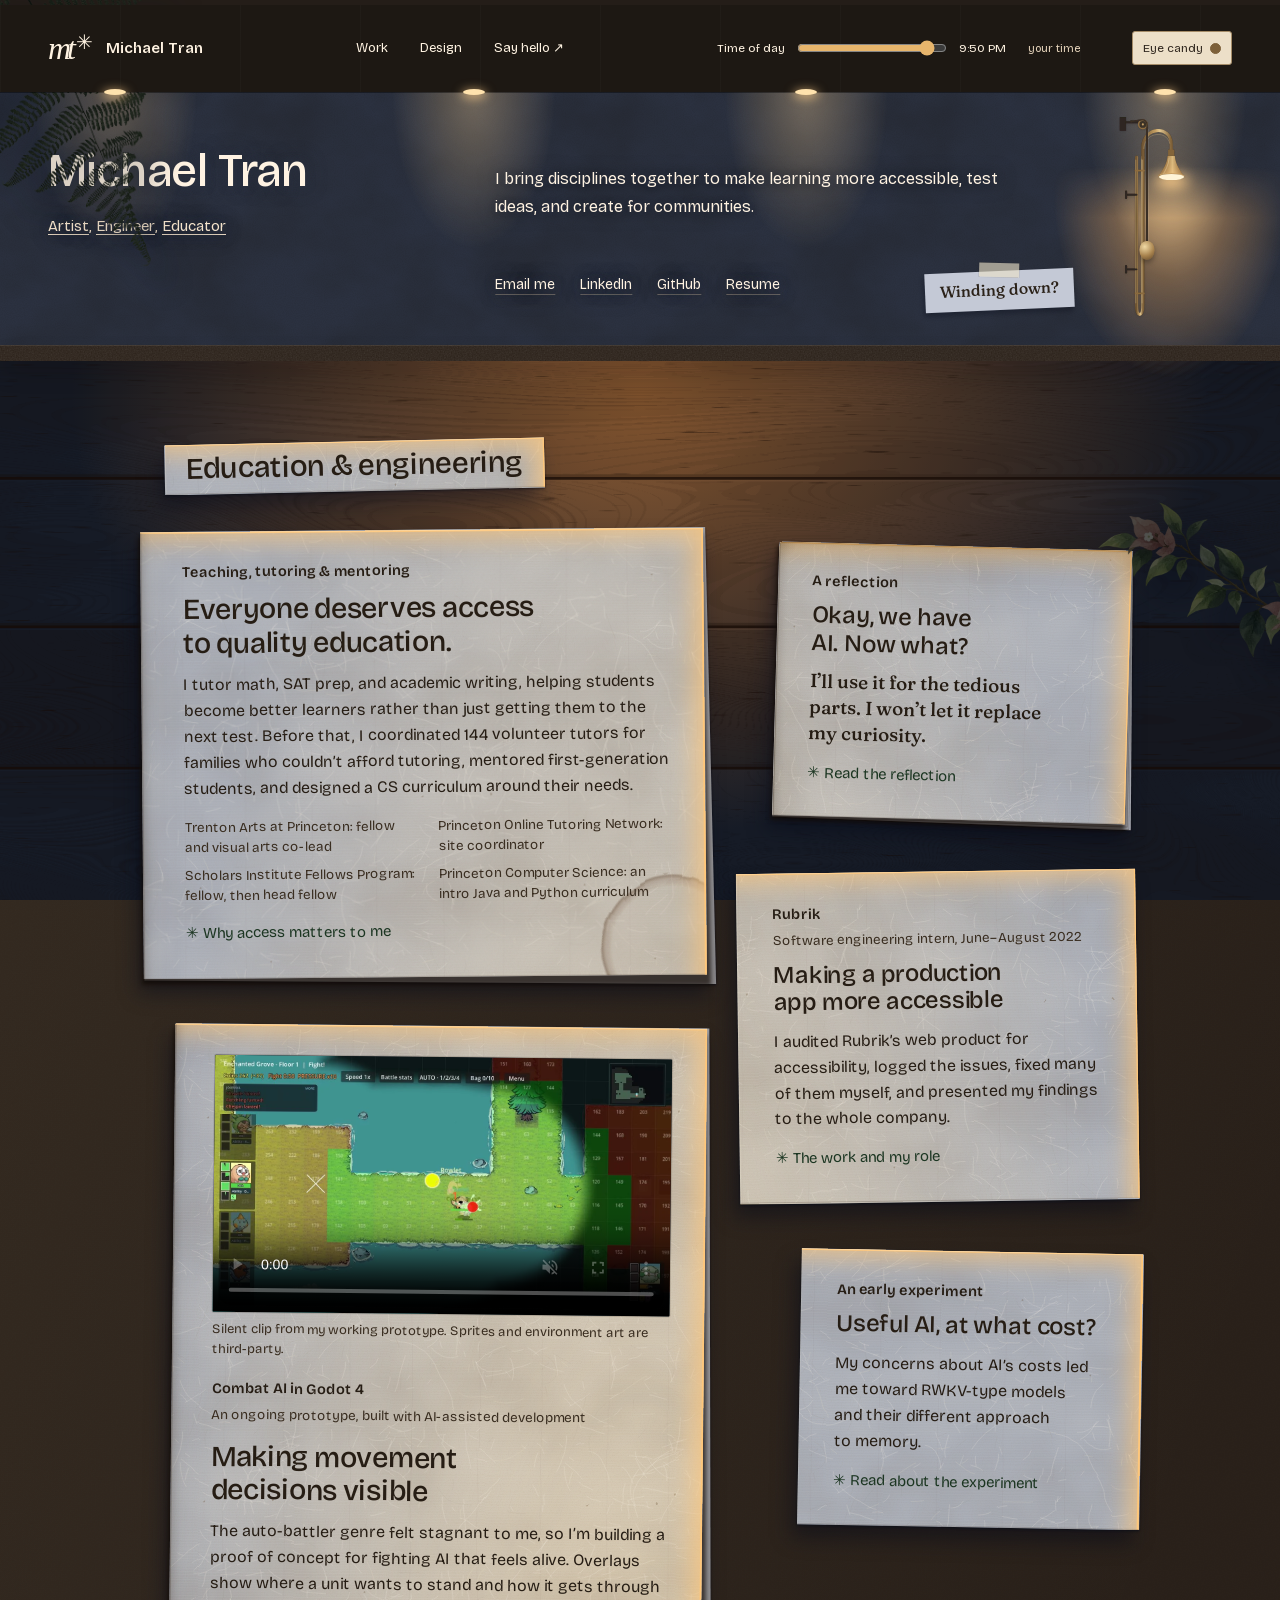
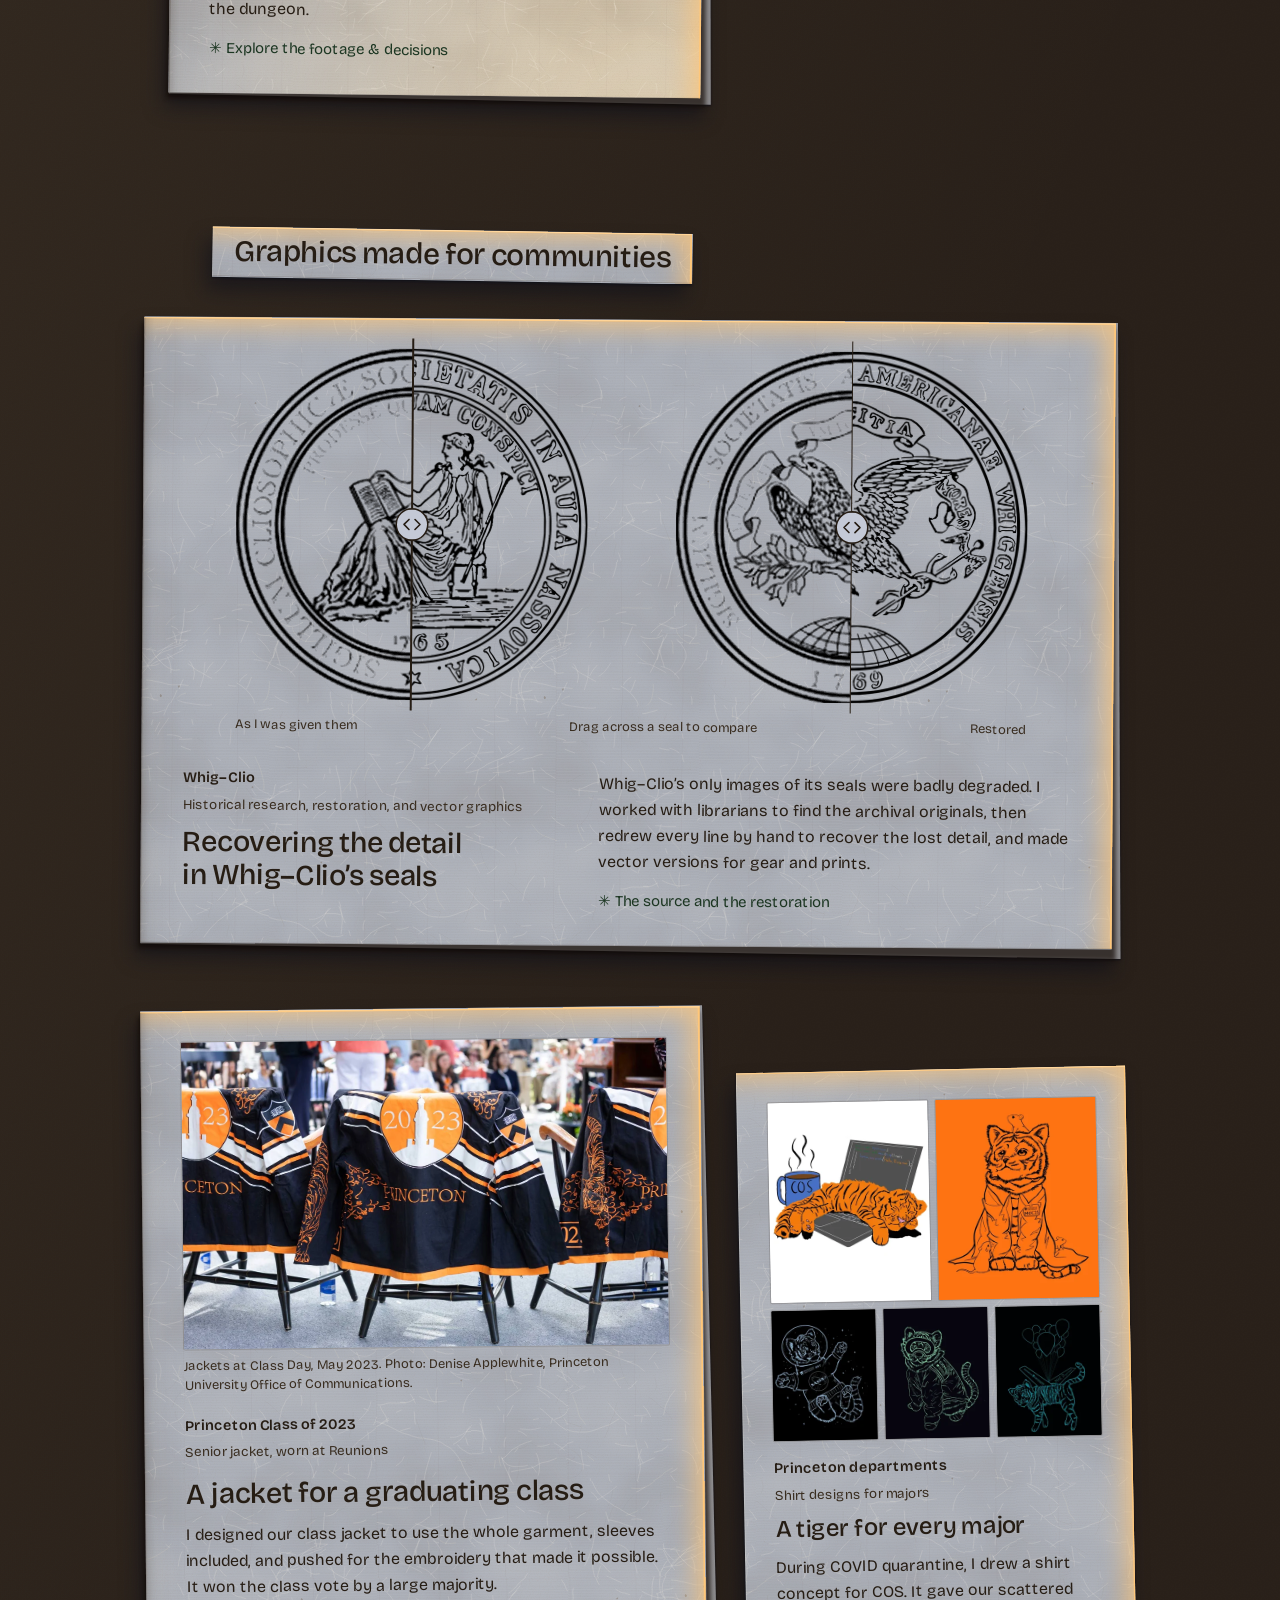
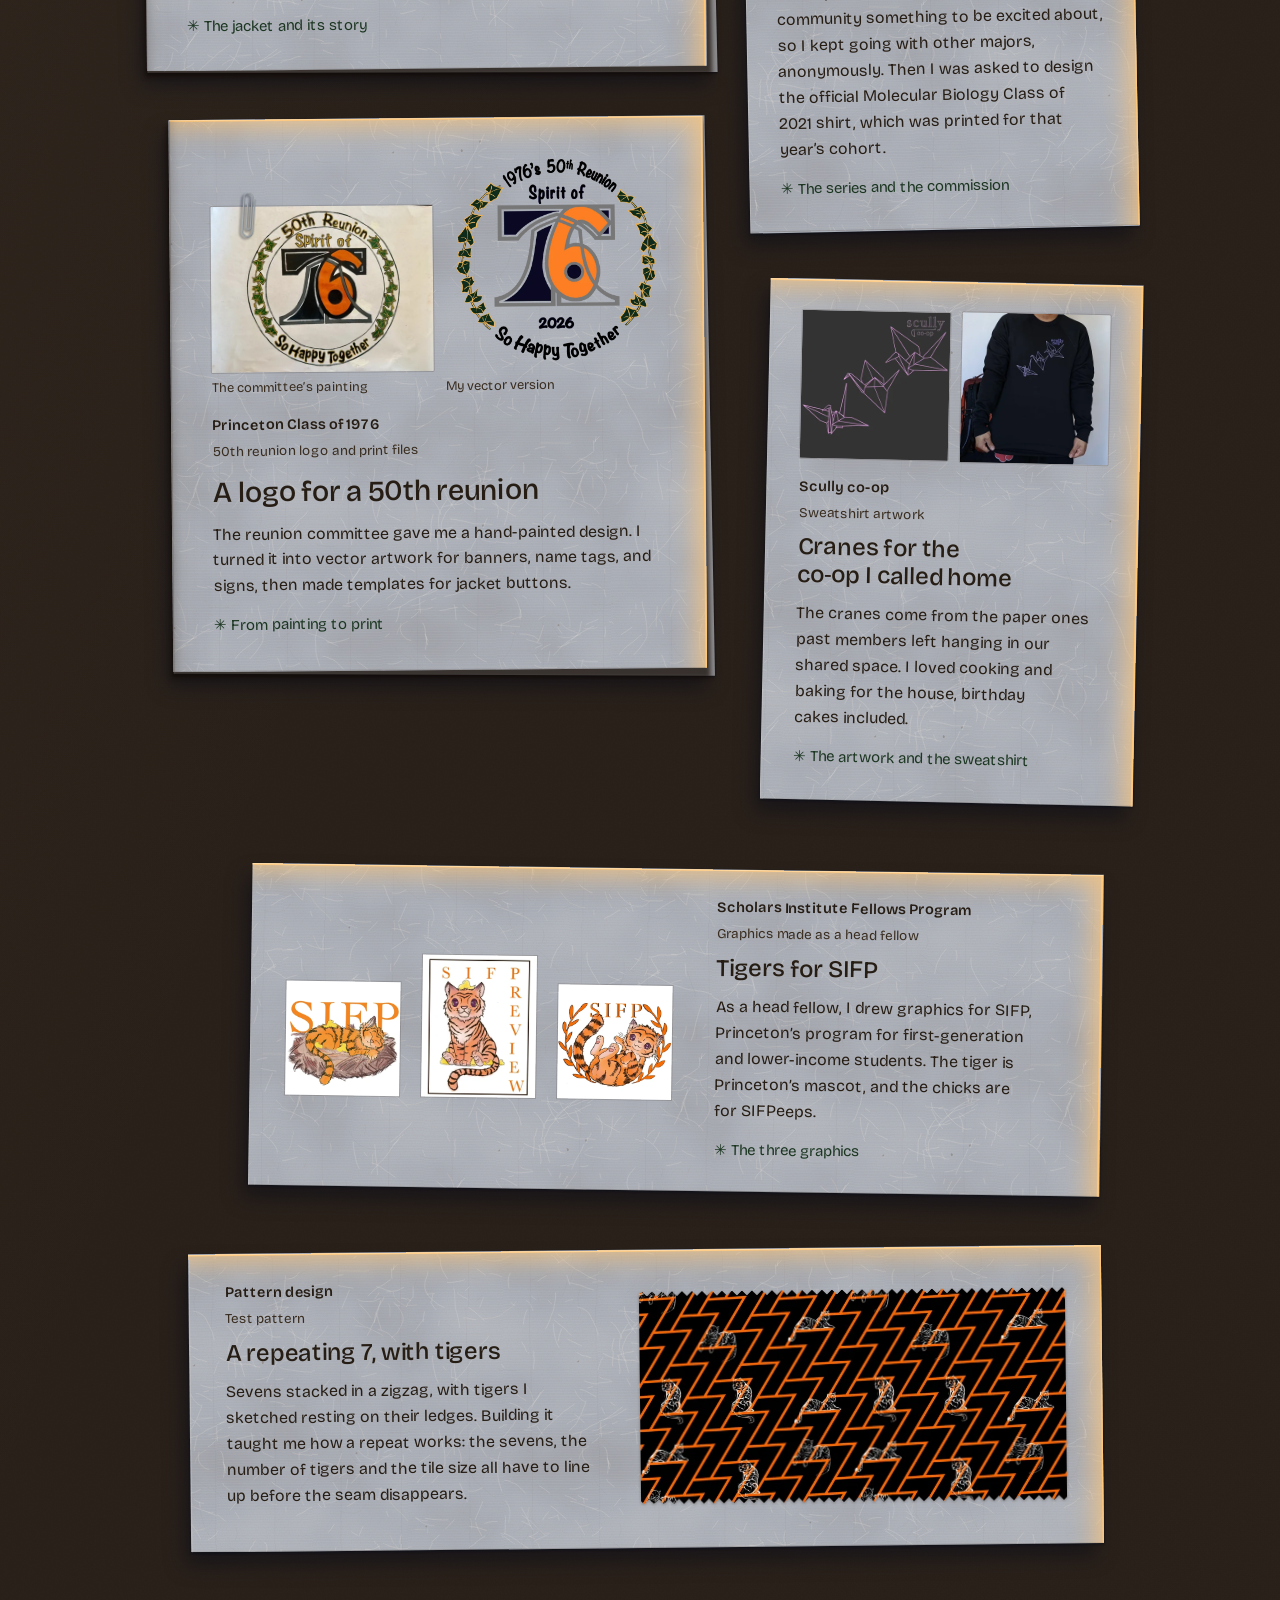
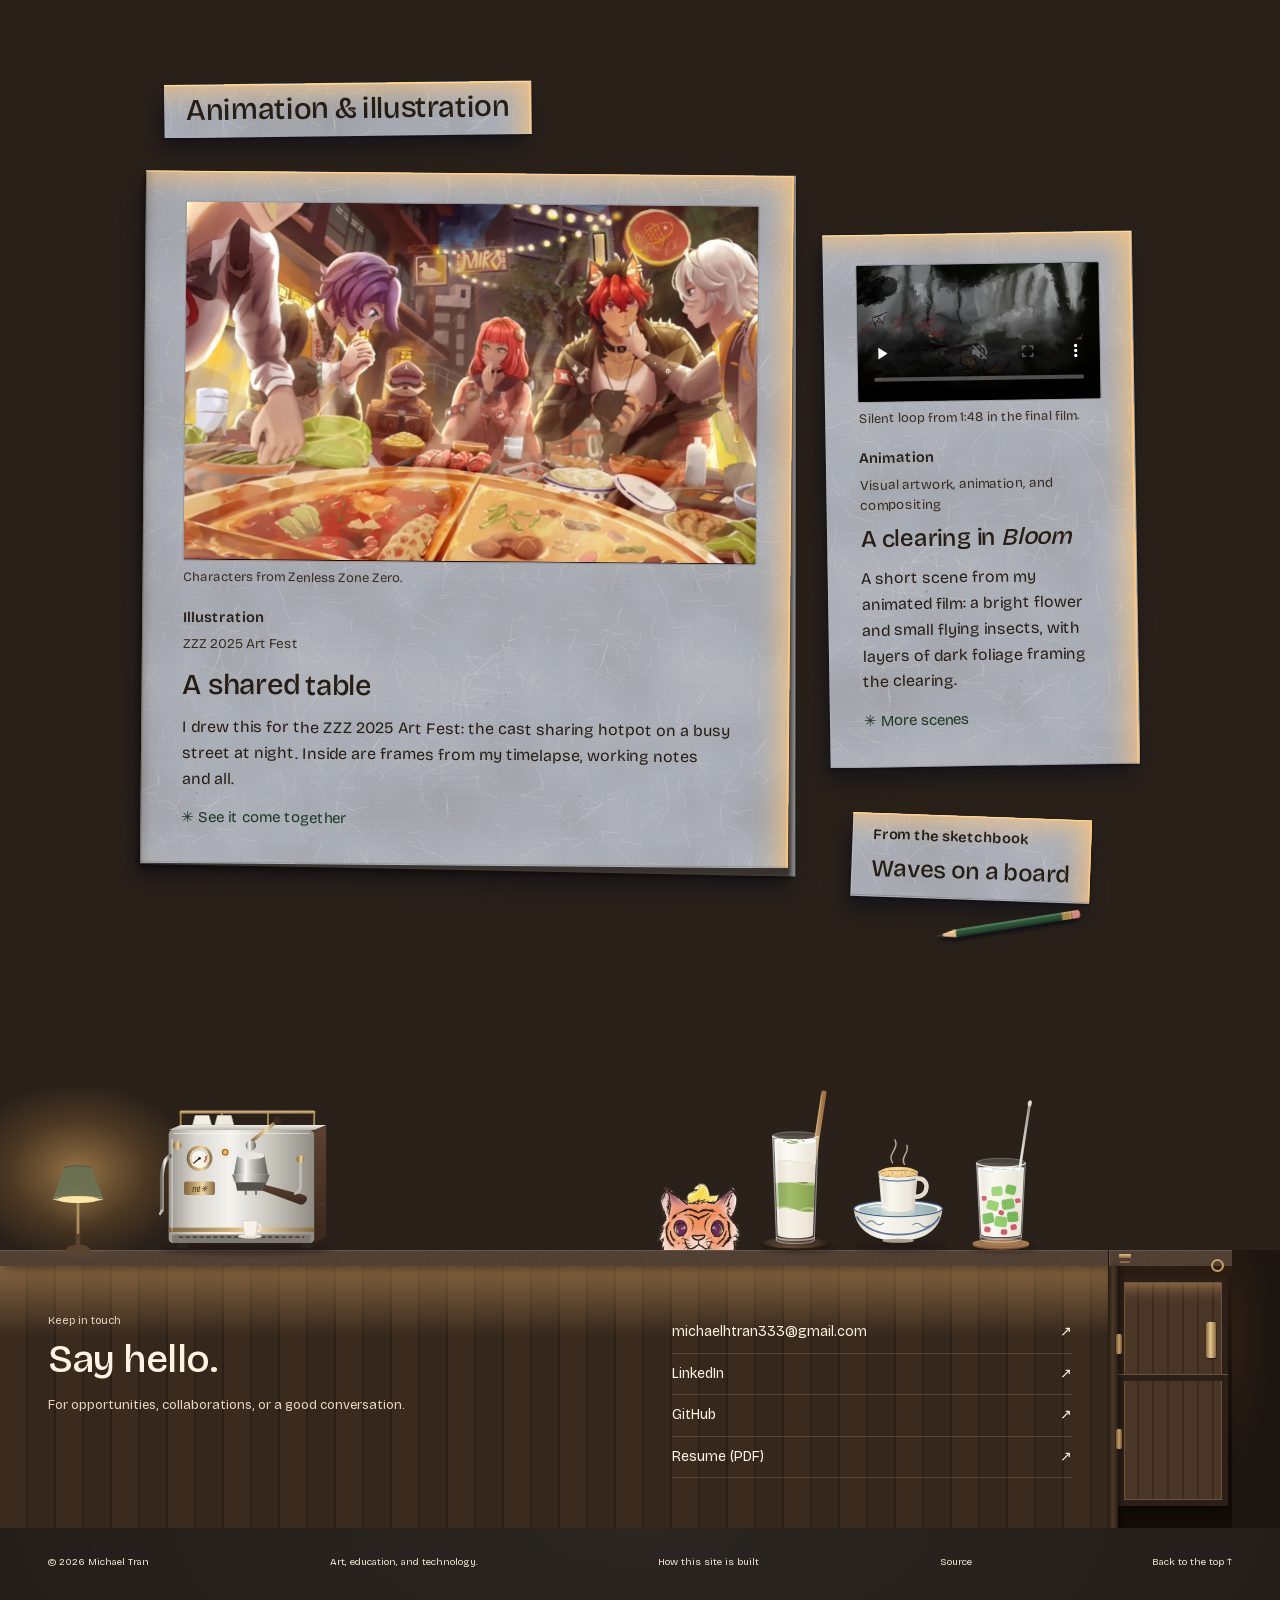
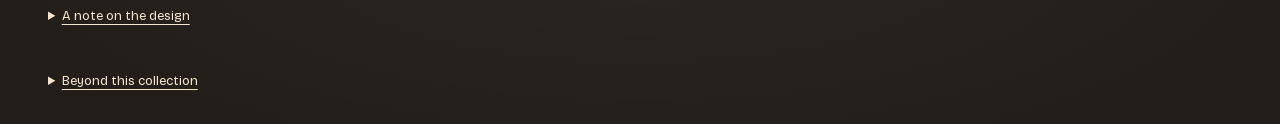
<file: index.html>
<!doctype html>
<html lang="en">
<head>
  <meta charset="utf-8">
  <meta name="viewport" content="width=device-width, initial-scale=1">
  <meta name="theme-color" content="#7a6248">
  <meta name="description" content="Michael Tran’s corner of the internet. Explore artwork, combat AI design, and work to make quality education more accessible.">
  <title>Michael Tran — art, education, and technology</title>
  <link rel="canonical" href="https://mhtran3.github.io/">
  <meta property="og:type" content="website">
  <meta property="og:site_name" content="Michael Tran">
  <meta property="og:title" content="Michael Tran — art, education, and technology">
  <meta property="og:description" content="Michael Tran’s corner of the internet. Explore artwork, combat AI design, and work to make quality education more accessible.">
  <meta property="og:url" content="https://mhtran3.github.io/">
  <meta property="og:image" content="https://mhtran3.github.io/assets/social-preview.jpg">
  <meta property="og:image:width" content="1200">
  <meta property="og:image:height" content="630">
  <meta property="og:image:alt" content="The homepage of Michael Tran’s site: the name on a café’s plaster wall, above papers laid out on a wooden table in dappled light.">
  <meta name="twitter:card" content="summary_large_image">
  <link rel="icon" href="assets/mark.svg" type="image/svg+xml">
  <link rel="preload" href="assets/fonts/bricolage-grotesque-latin.woff2" as="font" type="font/woff2" crossorigin>
  <script>document.documentElement.classList.add('js')</script>
  <link rel="stylesheet" href="home.css?v=946e9bce">
  <link rel="stylesheet" href="gallery.css?v=fd546465">
  <link rel="stylesheet" href="cafe.css?v=0e0ff78b">
  <script src="home.js?v=baed95e9" defer></script>
  <script src="lighting.js?v=18437461" defer></script>
  <script src="cafe.js?v=ed63f4f6" defer></script>
</head>
<body class="cafe-interior" data-light="day">
  <a class="skip-link" href="#main">Skip to content</a>
  <div class="cafe-table" aria-hidden="true">
    <div class="ct-sun"></div>
    <div class="ct-light"><span class="sky-room"><span class="fleck fleck-soft"></span><span class="fleck fleck-a"></span><span class="fleck fleck-b"></span><span class="fleck fleck-c"></span></span></div>
    <div class="ct-pool"></div>
    <div class="ct-grain"></div>
  </div>
  <div class="canopy" aria-hidden="true">
    <div class="bough bough-jacaranda"><img loading="lazy" src="assets/canopy-jacaranda.webp" alt="" width="527" height="642" decoding="async"></div>
    <div class="bough bough-bougainvillea"><img loading="lazy" src="assets/canopy-bougainvillea.webp" alt="" width="900" height="600" decoding="async"></div>
  </div>
  <div class="cafe-ceiling">
  <span class="downlight" style="--x: 9%"></span><span class="downlight" style="--x: 37%"></span><span class="downlight" style="--x: 63%"></span><span class="downlight" style="--x: 91%"></span>
  <header class="site-header wrap">
    <a class="identity" href="#"><span class="monogram" aria-hidden="true">mt<span>✳</span></span><span>Michael Tran</span></a>
    <button type="button" class="light-toggle" aria-expanded="false" aria-controls="lighting-panel" hidden><svg viewBox="0 0 16 16" aria-hidden="true" focusable="false"><circle cx="8" cy="8" r="6.25"/><path d="M8 4.6V8l2.3 1.5"/></svg><span class="visually-hidden">Time of day: </span><span class="light-toggle-time">12:00 PM</span></button>
    <nav aria-label="Main navigation"><a href="#work">Work</a><a href="#graphics">Design</a><a href="#contact">Say hello <span aria-hidden="true">↗</span></a></nav>
    <div class="lighting-control" id="lighting-panel" hidden><label for="cafe-time">Time of day</label><input type="range" id="cafe-time" min="0" max="1439" step="1" value="720" aria-describedby="cafe-time-label"><output id="cafe-time-label" for="cafe-time">12:00 PM</output><span class="time-slot"><span class="time-live">your time</span><button type="button" id="cafe-now">Back to now</button></span><button type="button" class="eye-candy" aria-pressed="true" hidden>Eye candy</button></div>
  </header>
  </div>

  <div class="portfolio-canvas">
  <main id="main" class="wrap">
    <section class="welcome" aria-labelledby="welcome-title">
      <span class="wall-light" aria-hidden="true"></span>
      <div><h1 id="welcome-title">Michael Tran</h1><p class="eyebrow role-links"><a href="#artist-work">Artist</a>, <a href="#engineer-work">Engineer</a>, <a href="#educator-work">Educator</a></p></div>
      <p class="welcome-copy">I bring disciplines together to make learning more accessible, test ideas, and create for communities.</p>
      <div class="wall-lamp">
        <div class="wall-lamp-light" aria-hidden="true"><span class="lamp-pool"></span><span class="lamp-shadow"><img src="assets/trombone-lamp.svg" alt="" width="160" height="400"></span><img class="lamp-body" src="assets/trombone-lamp.svg" alt="" width="160" height="400"><span class="lamp-mouth"></span></div>
        <div class="lamp-cord"><span class="cord-line" aria-hidden="true"></span><button type="button" class="cord-pull" aria-pressed="false"><span class="visually-hidden">Wall lamp</span></button></div>
      </div>
      <nav class="welcome-links" aria-label="Contact Michael"><a href="mailto:michaelhtran333@gmail.com">Email me</a><a href="https://www.linkedin.com/in/mhtranse/">LinkedIn</a><a href="https://github.com/mhtran3">GitHub</a><a href="Michael_Tran_Resume.pdf" type="application/pdf">Resume<span class="visually-hidden"> (PDF)</span></a></nav>
      <p class="wall-note" id="greeting"></p>
    </section>

    <div class="desk">
      <section class="desk-part" id="work" aria-labelledby="work-title">
        <div class="pp pp--label" style="--tilt: -1.2deg">
          <span class="pp-cast" aria-hidden="true"><span></span></span>
          <span class="pp-contact" aria-hidden="true"><span></span></span>
          <span class="pp-surface" aria-hidden="true"><span class="sky-pane"><span class="sky-room"><span class="fleck fleck-soft"></span><span class="fleck fleck-a"></span><span class="fleck fleck-b"></span><span class="fleck fleck-c"></span></span><span class="pool"></span></span><span class="pp-grain"></span><span class="pp-skin"></span></span>
          <div class="pp-content">
            <h2 class="desk-title" id="work-title">Education &amp; engineering</h2>
          </div>
        </div>
        <div class="desk-cols">
          <div class="desk-col desk-col--main">
            <article class="pp pp--folio" style="--tilt: -.5deg" id="educator-work" aria-labelledby="teaching-title">
              <span class="pp-cast" aria-hidden="true"><span></span></span>
              <span class="pp-contact" aria-hidden="true"><span></span></span>
              <span class="pp-back" aria-hidden="true"><span></span></span>
              <span class="pp-lift" aria-hidden="true"><span></span></span>
              <span class="pp-surface" aria-hidden="true"><span class="sky-pane"><span class="sky-room"><span class="fleck fleck-soft"></span><span class="fleck fleck-a"></span><span class="fleck fleck-b"></span><span class="fleck fleck-c"></span></span><span class="pool"></span></span><span class="pp-grain"><span class="pp-ring"></span></span><span class="pp-skin"></span></span>
              <div class="pp-content">
                <p class="kicker">Teaching, tutoring &amp; mentoring</p>
                <h3 id="teaching-title"><a class="pp-link" href="#teaching-story" data-story="teaching-story">Everyone deserves access to quality education.</a></h3>
                <p>I tutor math, SAT prep, and academic writing, helping students become better learners rather than just getting them to the next test. Before that, I coordinated 144 volunteer tutors for families who couldn’t afford tutoring, mentored first-generation students, and designed a CS curriculum around their needs.</p>
                <ul class="meta pp-roles">
                  <li>Trenton Arts at Princeton: fellow and visual arts co-lead</li>
                  <li>Princeton Online Tutoring Network: site coordinator</li>
                  <li>Scholars Institute Fellows Program: fellow, then head fellow</li>
                  <li>Princeton Computer Science: an intro Java and Python curriculum</li>
                </ul>
                <p class="pp-more" aria-hidden="true">✳ Why access matters to me</p>
              </div>
            </article>
            <article class="pp pp--folio" style="--tilt: .6deg" id="engineer-work" aria-labelledby="game-title">
              <span class="pp-cast" aria-hidden="true"><span></span></span>
              <span class="pp-contact" aria-hidden="true"><span></span></span>
              <span class="pp-back" aria-hidden="true"><span></span></span>
              <span class="pp-lift" aria-hidden="true"><span></span></span>
              <span class="pp-surface" aria-hidden="true"><span class="sky-pane"><span class="sky-room"><span class="fleck fleck-soft"></span><span class="fleck fleck-a"></span><span class="fleck fleck-b"></span><span class="fleck fleck-c"></span></span><span class="pool"></span></span><span class="pp-grain"></span><span class="pp-skin"></span></span>
              <div class="pp-content">
                <figure class="pp-media pp-live">
                  <video controls muted loop playsinline preload="none" data-autoplay="visible" width="960" height="540" poster="assets/dungeon-heatmap.webp" aria-label="Dungeon combat positioning heatmap demonstration"><source src="assets/media/dungeon-heatmap.mp4" type="video/mp4"><a href="assets/media/dungeon-heatmap.mp4">Open the heatmap video</a></video>
                  <figcaption>Silent clip from my working prototype. Sprites and environment art are third-party.</figcaption>
                </figure>
                <div class="pp-split">
                  <div>
                    <p class="kicker">Combat AI in Godot 4</p>
                    <p class="meta">An ongoing prototype, built with AI-assisted development</p>
                  </div>
                  <div>
                    <h3 id="game-title"><a class="pp-link" href="#game-story" data-story="game-story">Making movement decisions visible</a></h3>
                    <p>The auto-battler genre felt stagnant to me, so I’m building a proof of concept for fighting AI that feels alive. Overlays show where a unit wants to stand and how it gets through the dungeon.</p>
                    <p class="pp-more" aria-hidden="true">✳ Explore the footage &amp; decisions</p>
                  </div>
                </div>
              </div>
            </article>
          </div>
          <div class="desk-col desk-col--side">
            <article class="pp pp--note pp--quarter" style="--tilt: 1.5deg" aria-labelledby="perspective-title">
              <span class="pp-cast" aria-hidden="true"><span></span></span>
              <span class="pp-contact" aria-hidden="true"><span></span></span>
              <span class="pp-back pp-back--stack" aria-hidden="true"><span></span><span></span><span></span><span></span><span></span><span></span></span>
              <span class="pp-lift" aria-hidden="true"><span></span></span>
              <span class="pp-surface" aria-hidden="true"><span class="sky-pane"><span class="sky-room"><span class="fleck fleck-soft"></span><span class="fleck fleck-a"></span><span class="fleck fleck-b"></span><span class="fleck fleck-c"></span></span><span class="pool"></span></span><span class="pp-grain"></span><span class="pp-skin"></span></span>
              <div class="pp-content">
                <p class="kicker">A reflection</p>
                <h3 id="perspective-title"><a class="pp-link" href="#ai-story" data-story="ai-story">Okay, we have AI. Now&nbsp;what?</a></h3>
                <p class="pp-dek">I’ll use it for the tedious parts. I won’t let it replace my curiosity.</p>
                <p class="pp-more" aria-hidden="true">✳ Read the reflection</p>
              </div>
            </article>
            <article class="pp pp--card" style="--tilt: -.8deg" aria-labelledby="a11y-title">
              <span class="pp-cast" aria-hidden="true"><span></span></span>
              <span class="pp-contact" aria-hidden="true"><span></span></span>
              <span class="pp-surface" aria-hidden="true"><span class="sky-pane"><span class="sky-room"><span class="fleck fleck-soft"></span><span class="fleck fleck-a"></span><span class="fleck fleck-b"></span><span class="fleck fleck-c"></span></span><span class="pool"></span></span><span class="pp-grain"></span><span class="pp-skin"></span></span>
              <div class="pp-content">
                <p class="kicker">Rubrik</p>
                <p class="meta">Software engineering intern, June–August 2022</p>
                <h3 id="a11y-title"><a class="pp-link" href="#accessibility-story" data-story="accessibility-story">Making a production app more accessible</a></h3>
                <p>I audited Rubrik’s web product for accessibility, logged the issues, fixed many of them myself, and presented my findings to the whole company.</p>
                <p class="pp-more" aria-hidden="true">✳ The work and my role</p>
              </div>
            </article>
            <article class="pp pp--card pp--small" style="--tilt: 1deg" aria-labelledby="rwkv-title">
              <span class="pp-cast" aria-hidden="true"><span></span></span>
              <span class="pp-contact" aria-hidden="true"><span></span></span>
              <span class="pp-surface" aria-hidden="true"><span class="sky-pane"><span class="sky-room"><span class="fleck fleck-soft"></span><span class="fleck fleck-a"></span><span class="fleck fleck-b"></span><span class="fleck fleck-c"></span></span><span class="pool"></span></span><span class="pp-grain"></span><span class="pp-skin"></span></span>
              <div class="pp-content">
                <p class="kicker">An early experiment</p>
                <h3 id="rwkv-title"><a class="pp-link" href="#rwkv-story" data-story="rwkv-story">Useful AI, at what cost?</a></h3>
                <p>My concerns about AI’s costs led me toward RWKV-type models and their different approach to memory.</p>
                <p class="pp-more" aria-hidden="true">✳ Read about the experiment</p>
              </div>
            </article>
          </div>
        </div>
      </section>

      <section class="desk-part" id="graphics" aria-labelledby="graphics-title">
        <div class="pp pp--label" style="--tilt: .9deg">
          <span class="pp-cast" aria-hidden="true"><span></span></span>
          <span class="pp-contact" aria-hidden="true"><span></span></span>
          <span class="pp-surface" aria-hidden="true"><span class="sky-pane"><span class="sky-room"><span class="fleck fleck-soft"></span><span class="fleck fleck-a"></span><span class="fleck fleck-b"></span><span class="fleck fleck-c"></span></span><span class="pool"></span></span><span class="pp-grain"></span><span class="pp-skin"></span></span>
          <div class="pp-content">
            <h2 class="desk-title" id="graphics-title">Graphics made for communities</h2>
          </div>
        </div>
        <div class="desk-feature">
          <article class="pp pp--folio pp--feature" style="--tilt: .4deg" id="artist-work" aria-labelledby="seals-title">
            <span class="pp-cast" aria-hidden="true"><span></span></span>
            <span class="pp-contact" aria-hidden="true"><span></span></span>
            <span class="pp-back" aria-hidden="true"><span></span></span>
            <span class="pp-lift" aria-hidden="true"><span></span></span>
            <span class="pp-surface" aria-hidden="true"><span class="sky-pane"><span class="sky-room"><span class="fleck fleck-soft"></span><span class="fleck fleck-a"></span><span class="fleck fleck-b"></span><span class="fleck fleck-c"></span></span><span class="pool"></span></span><span class="pp-grain"></span><span class="pp-skin"></span></span>
            <div class="pp-content">
              <figure class="compare pp-media pp-live" style="--cut: 50%">
                <div class="compare-seals">
                  <div class="seal-cmp">
                    <img class="cmp-after" src="assets/clio-restored.webp" srcset="assets/clio-restored-720.webp 720w, assets/clio-restored.webp 1000w" sizes="auto, 100vw" alt="The restored Clio seal: a seated woman holding an open book, inside circular lettering." width="1000" height="1000" loading="lazy">
                    <img class="cmp-before" src="assets/seal-clio-before.webp" alt="The Clio seal as I was given it: soft, with the lettering and the figure's details blurred." width="480" height="480" loading="lazy">
                    <span class="cmp-line" aria-hidden="true"></span>
                  </div>
                  <div class="seal-cmp">
                    <img class="cmp-after" src="assets/whig-eagle-restored.webp" srcset="assets/whig-eagle-restored-720.webp 720w, assets/whig-eagle-restored.webp 999w" sizes="auto, 100vw" alt="The restored Whig seal: a bird with spread wings and ribbons, inside circular lettering." width="999" height="1000" loading="lazy">
                    <img class="cmp-before" src="assets/seal-whig-before.webp" alt="The Whig seal as I was given it: soft, with the ribbon lettering almost lost." width="480" height="480" loading="lazy">
                    <span class="cmp-line" aria-hidden="true"></span>
                  </div>
                </div>
                <input class="cmp-range" type="range" min="0" max="100" value="50" aria-label="Compare the seals as I was given them with my restorations">
                <figcaption><span>As I was given them</span><span class="cmp-hint">Drag across a seal to compare</span><span>Restored</span></figcaption>
              </figure>
              <div class="pp-words">
                <div>
                  <p class="kicker">Whig–Clio</p>
                  <p class="meta">Historical research, restoration, and vector graphics</p>
                  <h3 id="seals-title"><a class="pp-link" href="#seals-story" data-story="seals-story">Recovering the detail in Whig–Clio’s seals</a></h3>
                </div>
                <div>
                  <p>Whig–Clio’s only images of its seals were badly degraded. I worked with librarians to find the archival originals, then redrew every line by hand to recover the lost detail, and made vector versions for gear and prints.</p>
                  <p class="pp-more" aria-hidden="true">✳ The source and the restoration</p>
                </div>
              </div>
            </div>
          </article>
        </div>
        <div class="desk-cols">
          <div class="desk-col desk-col--main">
            <article class="pp pp--folio" style="--tilt: -.6deg" aria-labelledby="jacket-title">
              <span class="pp-cast" aria-hidden="true"><span></span></span>
              <span class="pp-contact" aria-hidden="true"><span></span></span>
              <span class="pp-back" aria-hidden="true"><span></span></span>
              <span class="pp-lift" aria-hidden="true"><span></span></span>
              <span class="pp-surface" aria-hidden="true"><span class="sky-pane"><span class="sky-room"><span class="fleck fleck-soft"></span><span class="fleck fleck-a"></span><span class="fleck fleck-b"></span><span class="fleck fleck-c"></span></span><span class="pool"></span></span><span class="pp-grain"></span><span class="pp-skin"></span></span>
              <div class="pp-content">
                <figure class="pp-media">
                  <img src="assets/jackets-class-day.webp" alt="Class of 2023 jackets draped over chairs at Class Day, showing orange tiger linework, ivy, diagonal stripes, and the back design." width="1200" height="759" loading="lazy">
                  <figcaption>Jackets at Class Day, May 2023. Photo: Denise Applewhite, Princeton University Office of Communications.</figcaption>
                </figure>
                <div class="pp-split">
                  <div>
                    <p class="kicker">Princeton Class of 2023</p>
                    <p class="meta">Senior jacket, worn at Reunions</p>
                  </div>
                  <div>
                    <h3 id="jacket-title"><a class="pp-link" href="#jacket-story" data-story="jacket-story">A jacket for a graduating class</a></h3>
                    <p>I designed our class jacket to use the whole garment, sleeves included, and pushed for the embroidery that made it possible. It won the class vote by a large majority.</p>
                    <p class="pp-more" aria-hidden="true">✳ The jacket and its story</p>
                  </div>
                </div>
              </div>
            </article>
            <article class="pp pp--folio" style="--tilt: -.5deg" aria-labelledby="reunion-title">
              <span class="pp-cast" aria-hidden="true"><span></span></span>
              <span class="pp-contact" aria-hidden="true"><span></span></span>
              <span class="pp-back" aria-hidden="true"><span></span></span>
              <span class="pp-lift" aria-hidden="true"><span></span></span>
              <span class="pp-surface" aria-hidden="true"><span class="sky-pane"><span class="sky-room"><span class="fleck fleck-soft"></span><span class="fleck fleck-a"></span><span class="fleck fleck-b"></span><span class="fleck fleck-c"></span></span><span class="pool"></span></span><span class="pp-grain"></span><span class="pp-skin"></span></span>
              <div class="pp-content">
                <div class="pp-pair pp-pair--captioned">
                  <figure><span class="pp-clip" aria-hidden="true"></span><img src="assets/reunion-painted.webp" srcset="assets/reunion-painted-480.webp 480w, assets/reunion-painted.webp 1100w" sizes="auto, 100vw" alt="The committee’s hand-painted logo: an interlocking 76 in black and orange, gold-outlined lettering, and green ivy." width="1100" height="825" loading="lazy"><figcaption>The committee’s painting</figcaption></figure>
                  <figure><img src="assets/reunion-logo.webp" alt="The vector logo: the interlocking 76 in navy and orange, ringed by ivy, with “1976’s 50th Reunion,” “Spirit of,” “2026,” and “So Happy Together.”" width="760" height="760" loading="lazy"><figcaption>My vector version</figcaption></figure>
                </div>
                <div class="pp-split">
                  <div>
                    <p class="kicker">Princeton Class of 1976</p>
                    <p class="meta">50th reunion logo and print files</p>
                  </div>
                  <div>
                    <h3 id="reunion-title"><a class="pp-link" href="#reunion-story" data-story="reunion-story">A logo for a 50th reunion</a></h3>
                    <p>The reunion committee gave me a hand-painted design. I turned it into vector artwork for banners, name tags, and signs, then made templates for jacket buttons.</p>
                    <p class="pp-more" aria-hidden="true">✳ From painting to print</p>
                  </div>
                </div>
              </div>
            </article>
          </div>
          <div class="desk-col desk-col--side desk-col--low">
            <article class="pp pp--card" style="--tilt: -1.1deg" aria-labelledby="apparel-title">
              <span class="pp-cast" aria-hidden="true"><span></span></span>
              <span class="pp-contact" aria-hidden="true"><span></span></span>
              <span class="pp-surface" aria-hidden="true"><span class="sky-pane"><span class="sky-room"><span class="fleck fleck-soft"></span><span class="fleck fleck-a"></span><span class="fleck fleck-b"></span><span class="fleck fleck-c"></span></span><span class="pool"></span></span><span class="pp-grain"></span><span class="pp-skin"></span></span>
              <div class="pp-content">
                <div class="pp-tigers">
                  <img src="assets/tiger-cos.webp" srcset="assets/tiger-cos-360.webp 360w, assets/tiger-cos.webp 720w" sizes="auto, 100vw" alt="COS: a tiger asleep across an open laptop, beside a steaming COS mug." width="720" height="720" loading="lazy">
                  <img src="assets/tiger-ast.webp" srcset="assets/tiger-ast-240.webp 240w, assets/tiger-ast.webp 576w" sizes="auto, 100vw" alt="AST: a tiger cub floating in a space suit with a NASSAU patch, drawn in pale blue line on black." width="576" height="720" loading="lazy">
                  <img src="assets/tiger-chm.webp" srcset="assets/tiger-chm-240.webp 240w, assets/tiger-chm.webp 576w" sizes="auto, 100vw" alt="CHM: a tiger cub in lab goggles and a lab coat, drawn in green line on black." width="576" height="720" loading="lazy">
                  <img src="assets/tiger-mae.webp" srcset="assets/tiger-mae-240.webp 240w, assets/tiger-mae.webp 576w" sizes="auto, 100vw" alt="MAE: a tiger lifted by a bunch of balloons, drawn in teal line on black." width="576" height="720" loading="lazy">
                  <img src="assets/mol-shirt.webp" srcset="assets/mol-shirt-360.webp 360w, assets/mol-shirt.webp 800w" sizes="auto, 100vw" alt="MOL: the printed design, a tiger in a lab coat marked MOL21 with mice beside it, drawn in black on orange." width="800" height="1000" loading="lazy">
                </div>
                <p class="kicker">Princeton departments</p>
                <p class="meta">Shirt designs for majors</p>
                <h3 id="apparel-title"><a class="pp-link" href="#apparel-story" data-story="apparel-story">A tiger for every major</a></h3>
                <p>During COVID quarantine, I drew a shirt concept for COS. It gave our scattered community something to be excited about, so I kept going with other majors, anonymously. Then I was asked to design the official Molecular Biology Class of 2021 shirt, which was printed for that year’s cohort.</p>
                <p class="pp-more" aria-hidden="true">✳ The series and the commission</p>
              </div>
            </article>
            <article class="pp pp--card" style="--tilt: 1.2deg" aria-labelledby="scully-title">
              <span class="pp-cast" aria-hidden="true"><span></span></span>
              <span class="pp-contact" aria-hidden="true"><span></span></span>
              <span class="pp-surface" aria-hidden="true"><span class="sky-pane"><span class="sky-room"><span class="fleck fleck-soft"></span><span class="fleck fleck-a"></span><span class="fleck fleck-b"></span><span class="fleck fleck-c"></span></span><span class="pool"></span></span><span class="pp-grain"></span><span class="pp-skin"></span></span>
              <div class="pp-content">
                <div class="pp-pair">
                  <img src="assets/scully-cranes.webp" srcset="assets/scully-cranes-360.webp 360w, assets/scully-cranes.webp 1100w" sizes="auto, 100vw" alt="The Scully co-op artwork: pink origami cranes and lettering." width="1100" height="1100" loading="lazy">
                  <img src="assets/scully-printed.webp" srcset="assets/scully-printed-360.webp 360w, assets/scully-printed.webp 990w" sizes="auto, 100vw" alt="The crane design printed across a dark sweatshirt." width="990" height="1000" loading="lazy">
                </div>
                <p class="kicker">Scully co-op</p>
                <p class="meta">Sweatshirt artwork</p>
                <h3 id="scully-title"><a class="pp-link" href="#scully-story" data-story="scully-story">Cranes for the co‑op I called home</a></h3>
                <p>The cranes come from the paper ones past members left hanging in our shared space. I loved cooking and baking for the house, birthday cakes included.</p>
                <p class="pp-more" aria-hidden="true">✳ The artwork and the sweatshirt</p>
              </div>
            </article>
          </div>
        </div>
        <div class="desk-coda">
          <article class="pp pp--card pp--band" style="--tilt: .8deg" aria-labelledby="sifp-title">
            <span class="pp-cast" aria-hidden="true"><span></span></span>
            <span class="pp-contact" aria-hidden="true"><span></span></span>
            <span class="pp-surface" aria-hidden="true"><span class="sky-pane"><span class="sky-room"><span class="fleck fleck-soft"></span><span class="fleck fleck-a"></span><span class="fleck fleck-b"></span><span class="fleck fleck-c"></span></span><span class="pool"></span></span><span class="pp-grain"></span><span class="pp-skin"></span></span>
            <div class="pp-content">
              <div class="pp-marks pp-marks--sifp">
                <img src="assets/sifp-nest.webp" srcset="assets/sifp-nest-360.webp 360w, assets/sifp-nest.webp 720w" sizes="auto, 100vw" alt="A tiger cub asleep in a nest with yellow chicks tucked around it, under large orange letters reading SIFP." width="720" height="720" loading="lazy">
                <img src="assets/sifp-preview.webp" srcset="assets/sifp-preview-288.webp 288w, assets/sifp-preview.webp 576w" sizes="auto, 100vw" alt="A tiger cub sitting with a yellow chick on its head and more at its feet, framed by the words SIF Preview." width="576" height="720" loading="lazy">
                <img src="assets/sifp-laurel.webp" srcset="assets/sifp-laurel-360.webp 360w, assets/sifp-laurel.webp 720w" sizes="auto, 100vw" alt="A tiger cub tumbling on its back inside an orange laurel wreath, beneath the letters SIFP." width="720" height="720" loading="lazy">
              </div>
              <div>
                <p class="kicker">Scholars Institute Fellows Program</p>
                <p class="meta">Graphics made as a head fellow</p>
                <h3 id="sifp-title"><a class="pp-link" href="#sifp-story" data-story="sifp-story">Tigers for SIFP</a></h3>
                <p>As a head fellow, I drew graphics for SIFP, Princeton’s program for first-generation and lower-income students. The tiger is Princeton’s mascot, and the chicks are for SIFPeeps.</p>
                <p class="pp-more" aria-hidden="true">✳ The three graphics</p>
              </div>
            </div>
          </article>
          <article class="pp pp--card pp--band pp--swatch-band" style="--tilt: -.6deg" aria-labelledby="pattern-title">
            <span class="pp-cast" aria-hidden="true"><span></span></span>
            <span class="pp-contact" aria-hidden="true"><span></span></span>
            <span class="pp-surface" aria-hidden="true"><span class="sky-pane"><span class="sky-room"><span class="fleck fleck-soft"></span><span class="fleck fleck-a"></span><span class="fleck fleck-b"></span><span class="fleck fleck-c"></span></span><span class="pool"></span></span><span class="pp-grain"></span><span class="pp-skin"></span></span>
            <div class="pp-content">
              <div class="pp-swatch">
                <img src="assets/tigers-77.webp" srcset="assets/tigers-77-380.webp 380w, assets/tigers-77.webp 760w, assets/tigers-77-1140.webp 1140w" sizes="auto, 100vw" alt="The pattern repeated: orange sevens stacked in a zigzag on black, with sketched tigers sitting and lying on their ledges." width="760" height="380" loading="lazy">
              </div>
              <div>
                <p class="kicker">Pattern design</p>
                <p class="meta">Test pattern</p>
                <h3 id="pattern-title">A repeating 7, with tigers</h3>
                <p>Sevens stacked in a zigzag, with tigers I sketched resting on their ledges. Building it taught me how a repeat works: the sevens, the number of tigers and the tile size all have to line up before the seam disappears.</p>
              </div>
            </div>
          </article>
        </div>
      </section>

      <section class="desk-part" id="artwork" aria-labelledby="artwork-title">
        <div class="pp pp--label" style="--tilt: -.7deg">
          <span class="pp-cast" aria-hidden="true"><span></span></span>
          <span class="pp-contact" aria-hidden="true"><span></span></span>
          <span class="pp-surface" aria-hidden="true"><span class="sky-pane"><span class="sky-room"><span class="fleck fleck-soft"></span><span class="fleck fleck-a"></span><span class="fleck fleck-b"></span><span class="fleck fleck-c"></span></span><span class="pool"></span></span><span class="pp-grain"></span><span class="pp-skin"></span></span>
          <div class="pp-content">
            <h2 class="desk-title" id="artwork-title">Animation &amp; illustration</h2>
          </div>
        </div>
        <div class="desk-cols desk-cols--wide">
          <div class="desk-col desk-col--main">
            <article class="pp pp--folio" style="--tilt: .5deg" aria-labelledby="hotpot-title">
              <span class="pp-cast" aria-hidden="true"><span></span></span>
              <span class="pp-contact" aria-hidden="true"><span></span></span>
              <span class="pp-back" aria-hidden="true"><span></span></span>
              <span class="pp-lift" aria-hidden="true"><span></span></span>
              <span class="pp-surface" aria-hidden="true"><span class="sky-pane"><span class="sky-room"><span class="fleck fleck-soft"></span><span class="fleck fleck-a"></span><span class="fleck fleck-b"></span><span class="fleck fleck-c"></span></span><span class="pool"></span></span><span class="pp-grain"></span><span class="pp-skin"></span></span>
              <div class="pp-content">
                <figure class="pp-media">
                  <img src="assets/hotpot.webp" alt="Game characters share hotpot around a crowded table, framed by warm light and a detailed night-time street." width="1280" height="802" loading="lazy">
                  <figcaption>Characters from Zenless Zone Zero.</figcaption>
                </figure>
                <div class="pp-split">
                  <div>
                    <p class="kicker">Illustration</p>
                    <p class="meta">ZZZ 2025 Art Fest</p>
                  </div>
                  <div>
                    <h3 id="hotpot-title"><a class="pp-link" href="#hotpot-story" data-story="hotpot-story">A shared table</a></h3>
                    <p>I drew this for the ZZZ 2025 Art Fest: the cast sharing hotpot on a busy street at night. Inside are frames from my timelapse, working notes and all.</p>
                    <p class="pp-more" aria-hidden="true">✳ See it come together</p>
                  </div>
                </div>
              </div>
            </article>
          </div>
          <div class="desk-col desk-col--side desk-col--low">
            <article class="pp pp--card" style="--tilt: -.9deg" aria-labelledby="bloom-title">
              <span class="pp-cast" aria-hidden="true"><span></span></span>
              <span class="pp-contact" aria-hidden="true"><span></span></span>
              <span class="pp-surface" aria-hidden="true"><span class="sky-pane"><span class="sky-room"><span class="fleck fleck-soft"></span><span class="fleck fleck-a"></span><span class="fleck fleck-b"></span><span class="fleck fleck-c"></span></span><span class="pool"></span></span><span class="pp-grain"></span><span class="pp-skin"></span></span>
              <div class="pp-content">
                <figure class="pp-media pp-live">
                  <video controls muted loop playsinline preload="none" data-autoplay="visible" width="960" height="540" poster="assets/bloom-clearing-loop.webp" aria-label="Bloom: an orange flower and small flying insects in a painted forest clearing"><source src="assets/media/bloom-clearing.mp4" type="video/mp4"><a href="assets/media/bloom-clearing.mp4">Open the video</a></video>
                  <figcaption>Silent loop from 1:48 in the final film.</figcaption>
                </figure>
                <p class="kicker">Animation</p>
                <p class="meta">Visual artwork, animation, and compositing</p>
                <h3 id="bloom-title"><a class="pp-link" href="#bloom-story" data-story="bloom-story">A clearing in <em>Bloom</em></a></h3>
                <p>A short scene from my animated film: a bright flower and small flying insects, with layers of dark foliage framing the clearing.</p>
                <p class="pp-more" aria-hidden="true">✳ More scenes</p>
              </div>
            </article>
            <article class="pp pp--slip" style="--tilt: 2deg" aria-labelledby="sketch-title">
              <span class="pp-pencil" aria-hidden="true"></span>
              <span class="pp-cast" aria-hidden="true"><span></span></span>
              <span class="pp-contact" aria-hidden="true"><span></span></span>
              <span class="pp-surface" aria-hidden="true"><span class="sky-pane"><span class="sky-room"><span class="fleck fleck-soft"></span><span class="fleck fleck-a"></span><span class="fleck fleck-b"></span><span class="fleck fleck-c"></span></span><span class="pool"></span></span><span class="pp-grain"></span><span class="pp-skin"></span></span>
              <div class="pp-content">
                <p class="kicker">From the sketchbook</p>
                <h3 id="sketch-title"><a class="pp-link" href="#illustration-story" data-story="illustration-story">Waves on a board</a></h3>
              </div>
            </article>
          </div>
        </div>
      </section>
    </div>

    <section id="contact" class="contact counter" aria-labelledby="contact-title">
      <div class="counter-top">
        <div class="counter-dog" aria-hidden="true"></div>
        <div class="counter-cub" aria-hidden="true"><img loading="lazy" src="assets/cub-peek.webp" alt="" width="260" height="236"></div>
        <button type="button" class="table-lamp" aria-pressed="false"><span class="lamp-glow" aria-hidden="true"></span><span class="lamp-bulb" aria-hidden="true"></span><img loading="lazy" src="assets/cafe-lamp.svg" alt="" width="128" height="200"><span class="visually-hidden">Table lamp</span></button>
        <div class="counter-espresso">
          <svg class="espresso" viewBox="0 0 250 210" aria-hidden="true">
            <!-- A single-group lever-top espresso machine: brushed steel, walnut side panel and brass
                 trim to match the trombone lamp, with a small "mt" nameplate as the café's own. -->
            <defs>
              <linearGradient id="e-steel" x1="0" x2="1"><stop offset="0" stop-color="#9b978f"/><stop offset=".18" stop-color="#d9d7d0"/><stop offset=".42" stop-color="#f4f3ee"/><stop offset=".7" stop-color="#c9c6be"/><stop offset="1" stop-color="#8f8b83"/></linearGradient>
              <linearGradient id="e-steel-v" x1="0" y1="0" x2="0" y2="1"><stop offset="0" stop-color="#f1f0eb"/><stop offset="1" stop-color="#b9b5ac"/></linearGradient>
              <linearGradient id="e-chrome" x1="0" x2="1"><stop offset="0" stop-color="#6e6b66"/><stop offset=".35" stop-color="#f7f6f2"/><stop offset=".55" stop-color="#c3c0b9"/><stop offset="1" stop-color="#5f5c57"/></linearGradient>
              <linearGradient id="e-brass" x1="0" x2="1"><stop offset="0" stop-color="#7d6039"/><stop offset=".45" stop-color="#d9b77c"/><stop offset=".6" stop-color="#f0d9a6"/><stop offset="1" stop-color="#86683f"/></linearGradient>
              <linearGradient id="e-walnut" x1="0" y1="0" x2="0" y2="1"><stop offset="0" stop-color="#5b4130"/><stop offset="1" stop-color="#3a281c"/></linearGradient>
              <radialGradient id="e-crema" cx=".45" cy=".4" r=".7"><stop offset="0" stop-color="#d49a5e"/><stop offset="1" stop-color="#8f5a31"/></radialGradient>
              <clipPath id="shot-cup"><path d="M116 168L118.5 186Q125 188.5 131.5 186L134 168Z"/></clipPath>
              <filter id="e-soft" x="-20%" y="-50%" width="140%" height="200%"><feGaussianBlur stdDeviation="2.4"/></filter>
            </defs>
            <ellipse cx="120" cy="201" rx="100" ry="6" fill="#1a110b" opacity=".4" filter="url(#e-soft)"/>
            <!-- feet -->
            <path d="M40 192h12v8H40zM186 192h12v8h-12z" fill="#2a2420"/>
            <!-- walnut side panel, seen at a slight angle -->
            <path d="M200 62L214 56V186L200 194Z" fill="url(#e-walnut)"/>
            <path d="M203 70L211 66M203 96L211 92M203 124L211 120M203 152L211 148" stroke="#6e5240" stroke-width="1" opacity=".6"/>
            <!-- body -->
            <rect x="30" y="62" width="170" height="132" rx="5" fill="url(#e-steel)"/>
            <path d="M30 62H200L214 56H44Z" fill="url(#e-steel-v)"/>
            <path d="M35 66H195" stroke="#fff" stroke-opacity=".6"/>
            <!-- cup warmer gallery with two cups resting upside down -->
            <path d="M44 56V41M200 56V41M92 56V41M146 56V41" stroke="#a9884f" stroke-width="2.2"/>
            <path d="M44 41H200" stroke="#b8955e" stroke-width="3.2" stroke-linecap="round"/>
            <path d="M44 39.8H200" stroke="#f0d9a6" stroke-width="1" opacity=".7"/>
            <path d="M58 56l3-11h16l3 11z" fill="#f2eee5" stroke="#cfc8b9" stroke-width=".8"/>
            <path d="M84 56l3-11h16l3 11z" fill="#efeae0" stroke="#cfc8b9" stroke-width=".8"/>
            <!-- pressure gauge -->
            <circle cx="66" cy="95" r="15" fill="url(#e-brass)"/>
            <circle cx="66" cy="95" r="11.5" fill="#f8f4ea"/>
            <path d="M58 101A10 10 0 1 1 74 101" fill="none" stroke="#b9b0a0" stroke-width="1"/>
            <path d="M71.5 99.5A8 8 0 0 0 73.6 92" fill="none" stroke="#b74a3a" stroke-width="1.6"/>
            <g class="gauge-needle"><path d="M66 95L59.5 100.5" stroke="#2a2420" stroke-width="1.4" stroke-linecap="round"/></g>
            <circle cx="66" cy="95" r="1.6" fill="#2a2420"/>
            <!-- nameplate -->
            <rect x="48" y="122" width="36" height="16" rx="2.5" fill="url(#e-brass)"/>
            <text x="66" y="134" text-anchor="middle" font-family="Georgia, serif" font-style="italic" font-size="11" fill="#4a3826" letter-spacing="-1">mt✳</text>
            <!-- steam wand and knob on the left -->
            <circle cx="40" cy="80" r="5" fill="url(#e-brass)"/>
            <path d="M32 92C24 96 22 106 22 120V156" fill="none" stroke="url(#e-chrome)" stroke-width="4.4" stroke-linecap="round"/>
            <!-- group head with a brass lever -->
            <g class="lever"><path d="M126 76L156 52" stroke="url(#e-brass)" stroke-width="4" stroke-linecap="round"/><circle cx="157" cy="51" r="4.5" fill="#3b2a1f"/></g>
            <path d="M110 92h32l4 22h-40z" fill="url(#e-chrome)"/>
            <ellipse cx="126" cy="92" rx="16" ry="4" fill="#e9e7e1"/>
            <circle cx="126" cy="80" r="6" fill="url(#e-chrome)"/>
            <path d="M104 114h44l-3 9h-38z" fill="url(#e-chrome)"/>
            <!-- portafilter with a wooden handle reaching toward you -->
            <path d="M108 123h36l-2 10h-32z" fill="#55524d"/>
            <path d="M142 126L188 138Q193 140 191 145L188 148Q186 150 181 148L140 133Z" fill="url(#e-walnut)"/>
            <path d="M120 133v5M132 133v5" stroke="#7d7a74" stroke-width="2.4"/>
            <!-- the shot: two streams, then the cup fills -->
            <g class="shot-stream" opacity="0"><path d="M120.5 138V172M131.5 138V172" stroke="#5a3218" stroke-width="1.6" stroke-linecap="round"/></g>
            <rect x="30" y="176" width="170" height="5" fill="url(#e-brass)"/>
            <!-- drip tray and cup -->
            <rect x="34" y="184" width="162" height="10" rx="2" fill="#7f7b74"/>
            <path d="M42 187h146" stroke="#4a4743" stroke-width="2" stroke-dasharray="5 3"/>
            <ellipse cx="125" cy="186" rx="14" ry="2.6" fill="#ece6d8"/>
            <path d="M116 168L118.5 186Q125 188.5 131.5 186L134 168Z" fill="#f6f2ea" stroke="#cfc6b4" stroke-width=".8"/>
            <g clip-path="url(#shot-cup)"><rect class="shot-fill" x="112" y="168" width="26" height="22" fill="#4a2a15" transform="translate(0 22)"/></g>
            <ellipse class="shot-crema" cx="125" cy="168.5" rx="8.8" ry="1.6" fill="url(#e-crema)" opacity="0"/>
            <path d="M134 172C139 172 139 180 133.2 180" fill="none" stroke="#efe9dd" stroke-width="2.2"/>
            <path d="M34 72V180" stroke="#fff" stroke-width="2" opacity=".35"/>
            <!-- brass trim, hot-water tap, and a small warm indicator lamp -->
            <path d="M184 100V128Q184 134 178 136" fill="none" stroke="#bdbab3" stroke-width="3.4" stroke-linecap="round"/>
            <circle cx="184" cy="96" r="4.4" fill="url(#e-brass)"/>
            <circle class="ready-light" cx="96" cy="88" r="3.2" fill="#ffb24d"/>
            <circle cx="96" cy="88" r="3.2" fill="none" stroke="#7d6039" stroke-width="1.2"/>
            <path d="M22 156l-2 4" stroke="#bdbab3" stroke-width="3" stroke-linecap="round"/>
          </svg>
          <button type="button" class="pull-shot"><span class="visually-hidden">Pull a shot of espresso</span></button>
        </div>
        <div class="counter-drinks">
          <svg class="drinks" viewBox="0 0 430 210" aria-hidden="true">
            <!-- Three things from a Vietnamese café, drawn at one eye level with light from the window
                 on the left: iced matcha latte, egg coffee kept warm in a bowl of hot water, and chè
                 with pandan jelly, red water-chestnut "rubies" and coconut milk over crushed ice. -->
            <defs>
              <linearGradient id="d-milk" x1="0" x2="1"><stop offset="0" stop-color="#ddd4c1"/><stop offset=".35" stop-color="#f5f0e5"/><stop offset=".75" stop-color="#ece5d6"/><stop offset="1" stop-color="#d6ccb8"/></linearGradient>
              <linearGradient id="d-matcha" x1="0" x2="1"><stop offset="0" stop-color="#6f8d3c"/><stop offset=".38" stop-color="#9ab75c"/><stop offset=".75" stop-color="#8aa64d"/><stop offset="1" stop-color="#668236"/></linearGradient>
              <linearGradient id="d-foam" x1="0" x2="1"><stop offset="0" stop-color="#e9e3d6"/><stop offset=".35" stop-color="#fdfbf6"/><stop offset="1" stop-color="#e4ddcd"/></linearGradient>
              <linearGradient id="d-glass" x1="0" x2="1"><stop offset="0" stop-color="#fff" stop-opacity=".55"/><stop offset=".12" stop-color="#fff" stop-opacity=".12"/><stop offset=".8" stop-color="#fff" stop-opacity=".04"/><stop offset="1" stop-color="#fff" stop-opacity=".22"/></linearGradient>
              <linearGradient id="d-straw" x1="0" x2="1"><stop offset="0" stop-color="#a5794a"/><stop offset=".4" stop-color="#d4ad78"/><stop offset="1" stop-color="#9c7144"/></linearGradient>
              <linearGradient id="d-ceramic" x1="0" x2="1"><stop offset="0" stop-color="#d9d3c6"/><stop offset=".3" stop-color="#faf7f0"/><stop offset=".8" stop-color="#ebe6db"/><stop offset="1" stop-color="#cbc4b5"/></linearGradient>
              <radialGradient id="d-egg" cx=".42" cy=".4" r=".7"><stop offset="0" stop-color="#f8dc9c"/><stop offset=".7" stop-color="#ecc479"/><stop offset="1" stop-color="#d9a85e"/></radialGradient>
              <linearGradient id="d-water" x1="0" x2="1"><stop offset="0" stop-color="#9fb9b9"/><stop offset=".4" stop-color="#c7dad6"/><stop offset="1" stop-color="#93adad"/></linearGradient>
              <linearGradient id="d-coconut" x1="0" x2="1"><stop offset="0" stop-color="#e2ddcf"/><stop offset=".35" stop-color="#faf8f1"/><stop offset="1" stop-color="#e0dacb"/></linearGradient>
              <linearGradient id="d-wood" x1="0" x2="1"><stop offset="0" stop-color="#3c2c20"/><stop offset=".4" stop-color="#5a4433"/><stop offset="1" stop-color="#33251b"/></linearGradient>
              <linearGradient id="d-steel" x1="0" x2="1"><stop offset="0" stop-color="#8d8a84"/><stop offset=".45" stop-color="#e9e7e1"/><stop offset="1" stop-color="#9b978f"/></linearGradient>
              <filter id="d-soft" x="-20%" y="-50%" width="140%" height="200%"><feGaussianBlur stdDeviation="2.4"/></filter>
              <clipPath id="matcha-inside"><path d="M43.2 60L47.8 183.5A22.2 3.9 0 0 0 92.2 183.5L96.8 60Z"/></clipPath>
              <clipPath id="matcha-level"><rect class="matcha-level" x="30" y="62" width="80" height="140"/></clipPath>
              <clipPath id="che-inside"><path d="M300.5 94L305 182A25 4.4 0 0 0 355 182L359.5 94Z"/></clipPath>
              <clipPath id="che-level"><rect class="che-level" x="290" y="98" width="80" height="100"/></clipPath>
              <clipPath id="cup-top"><ellipse cx="200" cy="106" rx="24.6" ry="4.4"/></clipPath>
            </defs>

            <!-- Shadows on the counter, cast away from the window light. -->
            <g fill="#1a110b" opacity=".38" filter="url(#d-soft)">
              <ellipse cx="74" cy="200" rx="46" ry="5.5"/><ellipse cx="204" cy="198" rx="58" ry="6"/><ellipse cx="334" cy="200" rx="40" ry="5"/>
            </g>

            <!-- Iced matcha latte on a dark wooden coaster -->
            <g class="matcha">
              <ellipse cx="70" cy="196" rx="40" ry="7" fill="#251a13"/>
              <ellipse cx="70" cy="193.5" rx="40" ry="7" fill="url(#d-wood)"/>
              <ellipse cx="70" cy="193.5" rx="30" ry="5" fill="none" stroke="#6a5240" stroke-width=".9" opacity=".7"/>
              <ellipse cx="70" cy="58" rx="29" ry="5.2" fill="#f3f1ea" fill-opacity=".18" stroke="#fff" stroke-opacity=".35"/>
              <path class="straw" d="M80 176L106 4" stroke="url(#d-straw)" stroke-width="6.6" stroke-linecap="round"/>
              <path d="M78.2 170L103.4 6" stroke="#f1d6a6" stroke-width="1" opacity=".55"/>
              <g clip-path="url(#matcha-level)"><g clip-path="url(#matcha-inside)">
                <rect x="40" y="148" width="60" height="44" fill="url(#d-milk)"/>
                <path d="M40 116Q55 110 70 116T100 113V152Q85 157 70 151T40 154Z" fill="url(#d-matcha)"/>
                <path d="M40 116Q55 110 70 116T100 113V119Q86 123 70 118T40 121Z" fill="#b6c985" opacity=".85"/>
                <path d="M46 150Q58 145 66 151M76 152Q86 147 94 151" fill="none" stroke="#c4d19a" stroke-width="2.2" opacity=".7"/>
                <rect x="40" y="90" width="60" height="27" fill="url(#d-milk)"/>
                <rect x="40" y="62" width="60" height="30" fill="url(#d-foam)"/>
                <path d="M40 90Q55 87 70 90T100 89V93Q85 95 70 92T40 94Z" fill="#e7e1d2"/>
                <ellipse class="matcha-top" cx="70" cy="64" rx="26.8" ry="4.7" fill="#fdfcf8"/>
                <path class="matcha-top" d="M55 64.5q4-3.4 9-.6t9-.4 8 1.4M60 66.4q6 2 13-.3" fill="none" stroke="#6f8f3a" stroke-width="1.3" stroke-linecap="round"/>
              </g></g>
              <g class="ice" opacity="0">
                <path d="M52 168l12-3.5 3.5 11-12 3.5zM68 172l11 .5-.5 11-11-.5zM80 164l10 4.5-4.5 10-10-4.5z" fill="#f4f8f3" fill-opacity=".5" stroke="#ffffff" stroke-opacity=".7"/>
                <path d="M49 182Q70 186 91 182" stroke="#9fb46a" stroke-width="2.4" opacity=".55" fill="none"/>
              </g>
              <path d="M41 58L46 190A24 4.3 0 0 0 94 190L99 58" fill="url(#d-glass)" stroke="#fff" stroke-opacity=".5" stroke-width="1.1"/>
              <path d="M46.5 186A23.5 4 0 0 0 93.5 186" fill="none" stroke="#fff" stroke-opacity=".45" stroke-width="2.2"/>
              <path d="M45 68L49 180" stroke="#fff" stroke-width="2.6" stroke-linecap="round" opacity=".5"/>
              <path d="M41 58A29 5.2 0 0 0 99 58" fill="none" stroke="#fff" stroke-opacity=".85" stroke-width="1.4"/>
              <g class="condensation" fill="#fff" opacity="0"><circle cx="88" cy="74" r="1.3"/><circle cx="92" cy="101" r="1"/><circle cx="51" cy="126" r="1.2"/><circle cx="90" cy="138" r="1.5"/><circle cx="55" cy="92" r=".9"/><circle cx="86" cy="164" r="1.1"/><path d="M93 112v7" stroke="#fff" stroke-width="1.2" stroke-linecap="round"/></g>
            </g>

            <!-- Egg coffee: its cup rests in a blue-and-white bowl of hot water to stay warm. -->
            <g class="coffee">
              <path d="M144 150C146 179 170 191 200 191C230 191 254 179 256 150Z" fill="url(#d-ceramic)"/>
              <ellipse cx="200" cy="190.6" rx="20" ry="2.6" fill="#a99f8c"/>
              <path d="M147.5 160C155 174 175 183 200 183C225 183 245 174 252.5 160" fill="none" stroke="#3f6290" stroke-width="2.2" opacity=".85"/>
              <path d="M160 168q6-5 11 0t11 0M218 171q6-5 11 0t11 0" fill="none" stroke="#3f6290" stroke-width="1.4" opacity=".7"/>
              <ellipse cx="200" cy="150" rx="56" ry="10" fill="#f6f2ea" stroke="#3f6290" stroke-width="1.6"/>
              <ellipse cx="200" cy="151.2" rx="50" ry="8" fill="url(#d-water)"/>
                            <path d="M178 151.5C179 158 189 160 200 160S221 158 222 151.5" fill="#e9e3d6" opacity=".35"/>
              <path d="M175 104L179.2 151.5Q200 157 220.8 151.5L225 104Z" fill="url(#d-ceramic)"/>
              <path d="M175.6 112.5Q200 118 224.4 112.5" fill="none" stroke="#3f6290" stroke-width="1.3" opacity=".8"/>
              <path d="M224.6 112C240 110.5 240 135 222.8 135" fill="none" stroke="#e7e1d4" stroke-width="5.6" stroke-linecap="round"/>
              <path d="M224.6 112C240 110.5 240 135 222.8 135" fill="none" stroke="#cfc7b6" stroke-width="1.1" opacity=".7"/>
              <path d="M163 148Q176 146 186 149" fill="none" stroke="#fff" stroke-width="1.6" stroke-linecap="round" opacity=".7"/>
              <ellipse cx="200" cy="104" rx="25" ry="4.6" fill="#f3efe6" stroke="#cdc5b4" stroke-width=".9"/>
              <path class="foam-dome" d="M175.6 105.4Q178 98.6 190 97.6Q200 96.4 210 97.6Q222 98.6 224.4 105.4Z" fill="url(#d-egg)"/>
              <g clip-path="url(#cup-top)">
                <rect x="172" y="96" width="56" height="16" fill="#5e3a24"/>
                <ellipse class="foam" cx="200" cy="106" rx="24.6" ry="4.4" fill="url(#d-egg)"/>
                <g class="foam-top" fill="#8a5a33" opacity=".55"><circle cx="193" cy="105" r=".8"/><circle cx="204" cy="106.5" r=".7"/><circle cx="199" cy="104" r=".6"/><circle cx="209" cy="104.6" r=".7"/><circle cx="188" cy="106.8" r=".6"/></g>
              </g>
              <path d="M178 108L181 148" stroke="#fff" stroke-width="2.2" stroke-linecap="round" opacity=".55"/>
              <g class="steam" fill="none" stroke="#b9ab92" stroke-width="1.8" stroke-linecap="round"><path d="M193 92C185 81 202 75 196 63"/><path d="M208 94C202 85 215 79 211 70"/></g>
            </g>

            <!-- Chè: pandan jelly, red "rubies" and coconut milk over crushed ice, with a long spoon -->
            <g class="che">
              <ellipse cx="330" cy="196" rx="36" ry="6" fill="#7a5638"/>
              <ellipse cx="330" cy="194" rx="36" ry="6" fill="#a77b52"/>
              <ellipse cx="330" cy="194" rx="27" ry="4.2" fill="none" stroke="#8a6342" stroke-width=".9"/>
              <ellipse cx="330" cy="92" rx="31" ry="5.6" fill="#f3f1ea" fill-opacity=".16" stroke="#fff" stroke-opacity=".35"/>
              <path d="M346 150L366 20" stroke="url(#d-steel)" stroke-width="3.4" stroke-linecap="round"/>
              <ellipse cx="366.5" cy="17" rx="2.6" ry="4.2" fill="#d9d6cf" transform="rotate(9 366.5 17)"/>
              <g clip-path="url(#che-level)"><g clip-path="url(#che-inside)">
                <rect x="298" y="96" width="64" height="96" fill="url(#d-coconut)"/>
                <g class="jelly">
                  <rect x="306" y="156" width="15" height="13" rx="3" fill="#5fae3a" transform="rotate(-12 313 162)"/>
                  <rect x="322" y="160" width="16" height="13" rx="3" fill="#79c24a" transform="rotate(8 330 166)"/>
                  <rect x="338" y="154" width="14" height="13" rx="3" fill="#58a536" transform="rotate(-6 345 160)"/>
                  <rect x="312" y="140" width="15" height="12" rx="3" fill="#82c853" transform="rotate(14 319 146)"/>
                  <rect x="331" y="138" width="16" height="13" rx="3" fill="#66b23f" transform="rotate(-10 339 144)"/>
                  <rect x="318" y="122" width="14" height="12" rx="3" fill="#8acd5c" transform="rotate(-4 325 128)"/>
                  <rect x="336" y="120" width="13" height="12" rx="3" fill="#5fae3a" transform="rotate(12 342 126)"/>
                </g>
                <g class="rubies" fill="#c8324a">
                  <rect x="309" y="173" width="8" height="7" rx="2.5" transform="rotate(10 313 176)"/><rect x="330" y="176" width="8" height="7" rx="2.5"/>
                  <rect x="342" y="170" width="8" height="7" rx="2.5" transform="rotate(-14 346 173)"/><rect x="327" y="152" width="7" height="6" rx="2.4" transform="rotate(20 330 155)"/>
                  <rect x="305" y="134" width="7" height="6" rx="2.4"/><rect x="348" y="137" width="7" height="6" rx="2.4" transform="rotate(-8 351 140)"/>
                </g>
                <g fill="#fff" opacity=".55"><path d="M309 158h7M324 162h8M313 142h6M333 140h7M320 124h6"/></g>
                <rect x="298" y="96" width="64" height="96" fill="#f7f4ea" opacity=".14"/>
                <ellipse cx="330" cy="99" rx="28.6" ry="5" fill="#f8f6ef"/>
                <g class="crushed-ice" fill="#ffffff" fill-opacity=".9" stroke="#b9cfd0" stroke-width=".8" stroke-linejoin="round">
                  <path d="M305 101l8-8 8 4-2 7zM319 99l7-9 9 3-1 8zM334 100l6-8 9 4-3 6zM345 101l5-5 6 3-2 4zM313 94l6-6 6 3-3 5z"/>
                  <path d="M309 97l4-2M323 94l4-1M338 95l4-1" stroke="#fff" stroke-width="1"/>
                </g>
              </g></g>
              <path d="M299 92L304 188A26 4.6 0 0 0 356 188L361 92" fill="url(#d-glass)" stroke="#fff" stroke-opacity=".5" stroke-width="1.1"/>
              <path d="M304.5 184A25.5 4.3 0 0 0 355.5 184" fill="none" stroke="#fff" stroke-opacity=".45" stroke-width="2.2"/>
              <path d="M303 102L307 178" stroke="#fff" stroke-width="2.4" stroke-linecap="round" opacity=".5"/>
              <path d="M299 92A31 5.6 0 0 0 361 92" fill="none" stroke="#fff" stroke-opacity=".85" stroke-width="1.4"/>
            </g>
          </svg>
          <button type="button" class="sip sip-matcha"><span class="visually-hidden">Sip the iced matcha latte</span></button>
          <button type="button" class="sip sip-coffee"><span class="visually-hidden">Sip the egg coffee</span></button>
          <button type="button" class="sip sip-che"><span class="visually-hidden">Take a spoonful of chè</span></button>
        </div>
        <span class="counter-ledge" aria-hidden="true"></span>
        <span class="counter-flap" aria-hidden="true"></span>
      </div>
      <div class="counter-front">
        <span class="counter-glow" aria-hidden="true"></span>
        <button type="button" class="counter-door"><span class="door-way" aria-hidden="true"></span><span class="door-panel" aria-hidden="true"><span class="door-rail"></span><span class="door-plate"></span></span><span class="door-post" aria-hidden="true"><span class="door-hinge"></span><span class="door-hinge low"></span></span><span class="visually-hidden">Swing the counter gate</span></button><div><p class="eyebrow">Keep in touch</p><h2 id="contact-title">Say hello.</h2><p>For opportunities, collaborations, or a good conversation.</p></div><div class="contact-links"><a href="mailto:michaelhtran333@gmail.com">michaelhtran333@gmail.com <span aria-hidden="true">↗</span></a><a href="https://www.linkedin.com/in/mhtranse/">LinkedIn <span aria-hidden="true">↗</span></a><a href="https://github.com/mhtran3">GitHub <span aria-hidden="true">↗</span></a><a href="Michael_Tran_Resume.pdf" type="application/pdf">Resume (PDF) <span aria-hidden="true">↗</span></a></div></div>
      <p class="visually-hidden" id="cafe-status" aria-live="polite"></p>
    </section>
    <footer class="site-footer">
      <span>© 2026 Michael Tran</span><span>Art, education, and technology.</span><a href="colophon.html">How this site is built</a><a href="https://github.com/mhtran3/mhtran3.github.io">Source</a><a href="#">Back to the top ↑</a>
      <details class="design-note">
        <summary>A note on the design</summary>
        <p>The page is a corner of The Leaf Café in Đà Nẵng, drawn from my own photographs: a dark ceiling with small downlights, a plaster wall, a table under jacaranda and bougainvillea, and a serving counter at the bottom. My work lies on the table as separate papers, some folded like pamphlets, spread out the way you would to look through them. <a href="https://thecupscoffee.vn/the-leaf-cafe/">See the café.</a></p>
        <p>The light follows your clock, from dawn through golden hour to night, and the slider lets you move through the day yourself. The lamp on the wall is a trombone slide turned into a light; pull its cord. The drinks on the counter can be sipped, and the espresso machine pulls a shot. The Eye candy switch stops the moving branches and light.</p>
        <p>Bricolage Grotesque sets almost everything, and I chose it partly for its story: its designer, Mathieu Triay, connects its mixed influences to migration and belonging. Fraunces brings a more reflective voice to a few moments. The jacaranda is cut from my own photo of the café’s skylight; the bougainvillea and the leaf shapes in the light come from AI-generated paintings, so those are decoration, not my artwork. <a href="colophon.html">How this site is built.</a></p>
      </details>
      <details class="design-note personal-note">
        <summary>Beyond this collection</summary>
        <p>There’s more to my life than the work here: cooking and baking, time with my dog, and thinking about what makes games interesting. Art and technology are also things I keep learning about for myself.</p>
      </details>
    </footer>

    <section class="story-library" aria-label="More about the work">
      <article id="ai-story" class="story">
        <p class="eyebrow">Perspective / technology & human judgment</p><h2 class="reflection-title">Okay, we have AI. Now what?</h2>
        <p>I use AI, and I want to keep learning how it can improve workflows and automate tedious tasks. The line I draw is when it starts to interfere with our curiosity and learning.</p>
        <h3>Why I still draw</h3>
        <p>I won’t use AI to generate my art. The skill of seeing, of discernment, is something I think we’re actively losing, along with our patience for nuance. Exploring why something is the way it is, at a fundamental level, is part of art. I won’t let a tool replace that, or my own growth.</p>
        <h3>The costs</h3>
        <p>I’m also worried about AI’s environmental costs and what it means for well-being, privacy, and jobs. That’s part of why I tried RWKV, a model built to use memory differently, to see what I could run on my own hardware. It’s an early experiment, not an answer to those concerns.</p>
        <p><a href="#rwkv-story" data-story="rwkv-story">Read about the RWKV experiment →</a> · <a href="colophon.html#ai">How I use AI on this site →</a></p>
        <a class="story-return" href="#work">Back to the collection ↑</a>
      </article>
      <article id="teaching-story" class="story">
        <p class="eyebrow">Education & community access</p><h2>Everyone deserves access to quality education.</h2>
        <p class="reflection-lead">I want to be the helping hand I once didn’t know I needed.</p>
        <h3>Why access matters to me</h3>
        <p>I came from a small, under-resourced high school in rural Texas. Classes came easily to me, and I assumed that students who struggled simply weren’t working hard enough. At Princeton, I encountered differences in preparation, resources, and guidance that changed how I understood academic success.</p>
        <p>I was used to memorizing and reproducing the answers I thought were expected. Weekly readings and classroom discussion called for habits my schooling hadn’t developed. Even when free tutoring was available, I didn’t use it: I was accustomed to figuring things out on my own. Those experiences shape my commitment to making support accessible and helping students feel comfortable using it.</p>
        <h3>Why it matters now</h3>
        <p>Quality education keeps getting harder to come by as public schools lose resources and funding. Families who can pay for professional tutoring get ahead, and students without it keep getting left behind. I came from an underfunded school, so understanding students from every background matters a lot to me.</p>
        <h3>Tutoring that fits the student</h3>
        <p>I tutor math, SAT prep, and academic writing, and how I teach depends on the student. Some are ready to keep pushing into harder, newer topics. Others need repeated practice before they feel confident. Some already have a growth mindset, and some need more patience to get comfortable with not knowing something yet.</p>
        <p>When a problem looks unfamiliar, we start with what we’re given and what we’re trying to find, and look for something we already know that might help. I try to help students become better learners rather than just getting them to the next test.</p>
        <h3>Arts education in Trenton</h3>
        <p>As a fellow and visual arts co-lead with Trenton Arts at Princeton, I met with a Trenton teacher every week. I helped get grant funding from Princeton for art supplies, and we painted murals in the school to bring more life to the halls.</p>
        <h3>Connecting families with free tutoring</h3>
        <p>As a site coordinator with the Princeton Online Tutoring Network, I recruited, trained, and matched 144 volunteer tutors with students whose families could not afford tutoring. I also supervised more than 40 sessions and was the main contact for eight community partners.</p>
        <h3>Mentoring underclassmen</h3>
        <p>As a fellow and later a head fellow in the Scholars Institute Fellows Program, I mentored underclassmen from first-generation, lower-income backgrounds. We worked through course planning, degree progress, and financial aid, and I connected them with campus offices and support.</p>
        <p>My priority in mentorship is helping people develop a sense of self and security. I want them to feel able to ask for help and explore what they want to pursue. Speaking openly and from the heart is part of how I try to offer that support.</p>
        <h3>Designing curriculum around students’ needs</h3>
        <p>At Princeton’s Computer Science Department, I worked with faculty to develop a 12-week introductory Java and Python curriculum with first-generation, lower-income students’ learning needs in mind. I facilitated workshops, gathered feedback, and revised materials for remote delivery.</p>
        <h3>Advising faculty during COVID</h3>
        <p>When classes went remote, I served on a student advisory board that informed faculty decisions about STEM courses and curricula. I wrote a report on what first-generation, lower-income students were facing: suddenly needing a reliable remote setup, financial pressure at home, and family and cultural expectations that made it hard to find a place to learn. I made sure professors knew about these things as they planned their remote teaching.</p>
        <a class="story-return" href="#work">Back to the collection ↑</a>
      </article>
      <article id="accessibility-story" class="story">
        <p class="eyebrow">Rubrik / software engineering intern / June–August 2022</p><h2>Accessibility in a production web application</h2>
        <p>I was brought on to fix accessibility issues in Rubrik’s web product. I had to learn the accessibility standards myself, and the work turned into a full audit of the front end.</p>
        <h3>What I found</h3><p>Keyboard focus indicators were off, many elements weren’t labeled correctly, there was no color-blind mode, and a lot of components didn’t meet accessibility guidelines (WCAG). I logged every issue, wrote tickets with suggested fixes, and made many of the changes myself in React and TypeScript.</p>
        <h3>My role</h3><p>I ended up doing consulting, QA testing, front-end development, and scrum master work. I also left documentation and an action plan so the team could keep going after I left.</p>
        <h3>Presenting it</h3><p>At the end of the internship, I presented my findings to the whole company. I wanted them to see that accessibility is more than catering to a small group of users. Good accessibility is good, well-thought-out UX.</p>
        <p class="story-credit">This is a summary of my contribution. Internal source code and project materials are not available in this portfolio.</p>
        <a class="story-return" href="#work">Back to education & engineering ↑</a>
      </article>
      <article id="game-story" class="story">
        <p class="eyebrow">Development / Godot 4 / ongoing</p><h2>Balancing combat AI and playability</h2>
        <p>My game prototype explores a combat system where training a unit affects its decisions, and players build skillsets that work together.</p>
        <h3>Why I started</h3>
        <p>I started this because the auto-battler genre felt stagnant to me. I wanted a proof of concept that complex fighting AI, while hard, is doable: units read a positioning heatmap and score their options instead of following a decision tree. The real challenge has been making them feel alive. They lean toward certain behaviors without being guaranteed to follow them, which plays very differently from a complicated finite state machine.</p>
        <h3>See the decisions</h3>
        <p>The prototype includes overlays for inspecting movement. These recordings show the existing systems running in the dungeon, with automatic movement active.</p>
        <figure class="media-figure"><video controls muted loop playsinline preload="none" data-autoplay="visible" width="960" height="540" data-poster="assets/dungeon-heatmap.webp" aria-label="Dungeon combat positioning heatmap demonstration"><source src="assets/media/dungeon-heatmap.mp4" type="video/mp4"><a href="assets/media/dungeon-heatmap.mp4">Open the video</a></video><figcaption><strong>Choosing a fighting position.</strong> Scores update across the terrain for the highlighted unit. The white cross marks its current movement target; the map makes its preferences visible. <span class="media-note">Silent looping excerpt · starts in view unless reduced motion is enabled. Use the controls to pause.</span></figcaption></figure>
        <figure class="media-figure"><video controls playsinline preload="none" width="960" height="540" data-poster="assets/dungeon-flow.webp" aria-label="Dungeon directional flow-field demonstration"><source src="assets/media/dungeon-flow.mp4" type="video/mp4"><a href="assets/media/dungeon-flow.mp4">Open the video</a></video><figcaption><strong>Mapping routes through terrain.</strong> The arrows show the exploration flow field across walkable rooms and corridors. The field remains visible during this fight; combat positioning adds separate decisions. <span class="media-note">Silent excerpt · play on request.</span></figcaption></figure>
        <h3>Two movement questions</h3>
        <p>Getting through a corridor and choosing where to stand during a fight need different information. The dungeon builds a distance field over walkable cells, then derives directions toward the exploration goal. Combat evaluates positions using the unit’s situation. Keeping both visible helps separate route problems from tactical choices.</p>
        <p class="story-credit">Recorded from the ongoing Godot prototype. These excerpts demonstrate the diagnostic views, not a benchmark of optimal behavior. Game sprites and environment assets are third-party artwork; my contribution here is the system design and development process.</p>
        <h3>Choices in the system</h3>
        <ul class="story-points">
          <li><strong>Separate movement from skill selection.</strong> Each system can evaluate its own choices while sharing information about enemies and the unit’s available skills. Choosing an ability does not immediately redirect movement toward it.</li>
          <li><strong>Use scores to express preferences.</strong> Range, health, and available skills affect which actions look useful. This allows behavior to respond to the situation without assigning every unit a fixed class or script.</li>
          <li><strong>Make training affect consistency.</strong> The training-related Wisdom stat reduces noise in decision scores. Better-trained units make more consistent choices; ordinary units are not made perfectly predictable.</li>
        </ul>
        <h3>A concrete robustness problem</h3>
        <p>An ability that was still recharging could score higher than a ready one, despite a penalty. That left the unit idle for a decision cycle. The current implementation falls back to the best ready skill above a minimum score, so it can act without wasting an ability that has no useful target.</p>
        <p>The distinction matters: a preference score describes how attractive an action is; readiness checks determine whether it can actually happen. Adding tactical options also means accounting for the ways those rules interact.</p>
        <h3>Innovation within practical limits</h3>
        <p>More complex behavior is only useful if it improves play. I’m still evaluating whether the decisions are readable, whether training feels meaningful, and which systems justify their complexity. A working prototype lets me investigate those questions; it does not settle them.</p>
        <h3>My role</h3>
        <p>I define the game design and system direction, direct AI-assisted development, and test and iterate on the prototype. It is an ongoing personal project, not a finished commercial release.</p>
        <a class="story-return" href="#work">Back to the collection ↑</a>
      </article>
      <article id="rwkv-story" class="story">
        <p class="eyebrow">AI / values / an early local experiment</p><h2>Useful AI, at what cost?</h2>
        <p>I’m interested in what AI makes possible, and I’m worried about its environmental costs and what it means for well-being, privacy, and jobs. Using it doesn’t make those worries go away.</p>
        <h3>A question I could investigate</h3>
        <p>That concern led me toward RWKV-type models and their different approach to memory. RWKV-7 uses a fixed-size recurrent state during inference. I wanted to explore what that could make practical on the hardware I had. <a href="https://arxiv.org/abs/2503.14456">Read the RWKV-7 paper.</a></p>
        <h3>What I actually tried</h3>
        <p>My early local experiment used the official RWKV-7 inference package. The test script loads a model, reports allocated and reserved CUDA memory, and inspects the model’s state interface. This is exploratory work with an existing architecture, not a new model I designed.</p>
        <h3>What remains unresolved</h3>
        <p>I’m interested in whether a hybrid approach could keep useful capabilities while easing resource demands. I haven’t built or benchmarked such a hybrid. Lower memory requirements alone would not establish lower energy use or environmental impact, and efficiency would not resolve the other concerns that brought me here.</p>
        <p>A useful next step would be a controlled comparison of memory, speed, and output quality on the same hardware and tasks. For now, this project is an unfinished investigation.</p>
        <a class="story-return" href="#work">Back to the collection ↑</a>
      </article>
      <article id="seals-story" class="story">
        <p class="eyebrow">Whig–Clio / restoration & vector graphics</p><h2>Recovering the detail in Whig–Clio’s seals</h2>
        <p>Whig–Clio wanted to make gear and prints with its seals, but the images it had were badly degraded from repeated compression. The person helping with the gear reached out to me because the work was outside their expertise. I approached it as a digital restoration of historical art rather than a quick cleanup.</p>
        <h3>The source image</h3><figure class="seal-source"><img src="assets/seals-source.webp" width="625" height="625" alt="Low-resolution source showing the seated Clio figure on the left and the Whig bird on the right, with faint and degraded details." loading="lazy"><figcaption>Before: the supplied image of both seals.</figcaption></figure><h3>The restored seals</h3><div class="comparison-detail"><figure><img src="assets/clio-restored.webp" width="1000" height="1000" alt="Restored seated Clio figure with an open book, chair, drapery, and surrounding lettering." loading="lazy"><figcaption>After: the Clio seal, with the seated figure.</figcaption></figure><figure><img src="assets/whig-eagle-restored.webp" width="999" height="1000" alt="Restored Whig bird with wing feathers, ribbons, branches, and surrounding lettering." loading="lazy"><figcaption>After: the Whig seal, with the bird.</figcaption></figure></div>
        <h3>Research before reconstruction</h3><p>I spent time searching for the original seals, contacting libraries along the way, and found them thanks to a Princeton librarian. Working from the archival originals, I redrew every line by hand to restore details that had been lost over time.</p><h3>A reusable result</h3><p>I also made vector files, which will be far more usable long term than the old images.</p>
        <p class="story-credit">Existing identity and iconography: Whig–Clio. Historical research, digital restoration, and vectorization: Michael Tran. The website displays optimized image previews of the original and restored work.</p>
        <a class="story-return" href="#graphics">Back to graphics ↑</a>
      </article>
      <article id="apparel-story" class="story">
        <p class="eyebrow">Graphic design / shirt designs</p><h2>A tiger for every major</h2>
        <p>During COVID quarantine, I drew a shirt concept for COS. It gave our scattered community something to be excited about, so I kept going and made designs for other majors, anonymously.</p>
        <div class="tiger-series">
          <figure><img src="assets/tiger-cos.webp" alt="A tiger asleep across an open laptop, beside a steaming mug marked COS." width="720" height="720" loading="lazy"><figcaption><strong>COS</strong>Asleep on a laptop.</figcaption></figure>
          <figure><img src="assets/tiger-ast.webp" alt="A tiger cub floating among stars in a space suit with a NASSAU patch, drawn in pale blue line on black." width="576" height="720" loading="lazy"><figcaption><strong>AST</strong>In a space suit.</figcaption></figure>
          <figure><img src="assets/tiger-chm.webp" alt="A tiger cub in lab goggles and a lab coat marked CHM, drawn in green line on black." width="576" height="720" loading="lazy"><figcaption><strong>CHM</strong>In lab goggles.</figcaption></figure>
          <figure><img src="assets/tiger-mae.webp" alt="A tiger lifted off its feet by a bunch of balloons, with an MAE Department banner, drawn in teal line on black." width="576" height="720" loading="lazy"><figcaption><strong>MAE</strong>Lifted by balloons.</figcaption></figure>
        </div>
        <h3>MOL, the one that was printed</h3>
        <p>I was then asked to design the official Molecular Biology Class of 2021 shirt: a tiger in a lab coat, with mice. It was printed and handed out to that year’s cohort.</p>
        <div class="comparison-detail mol-pair">
          <figure>
            <div class="mol-media"><img src="assets/mol-shirt.webp" alt="A tiger in a lab coat marked MOL21, with mice beside it, drawn in black on orange." width="800" height="1000" loading="lazy"></div>
            <figcaption>Original MOL artwork.</figcaption>
          </figure>
          <figure>
            <div class="mol-media mol-photo"><img src="assets/mol-sweatshirt.webp" alt="The printed gray sweatshirt: an orange tiger in a white lab coat, mice, a MOL21 badge, and Molecular Biology / Princeton ’21 lettering." width="960" height="1280" loading="lazy" decoding="async"></div>
            <figcaption>The finished Molecular Biology Class of 2021 sweatshirt.</figcaption>
          </figure>
        </div>
        <p class="story-credit">Artwork by Michael Tran.</p>
        <a class="story-return" href="#graphics">Back to graphics ↑</a>
      </article>
      <article id="reunion-story" class="story">
        <p class="eyebrow">Graphic design / Princeton Class of 1976</p><h2>A logo for a 50th reunion</h2>
        <p>For the Class of 1976’s 50th reunion in May 2026, the reunion committee gave me a hand-painted logo. I translated it into vector artwork that could be printed cleanly at any size.</p>
        <div class="comparison-detail"><figure class="painted-photo"><img src="assets/reunion-painted.webp" alt="The committee’s hand-painted logo: the interlocking 76 in black and orange, gold-outlined lettering, and green ivy." width="1100" height="825" loading="lazy"><figcaption>The committee’s painting.</figcaption></figure><figure><img src="assets/reunion-logo.webp" alt="The vector logo: the interlocking 76 in navy and orange, ringed by ivy, with the year and the reunion wording." width="760" height="760" loading="lazy"><figcaption>My vector version.</figcaption></figure></div>
        <h3>Across the reunion</h3>
        <div class="reunion-set">
          <figure><img src="assets/reunion-shirt.webp" alt="The logo with its lettering in gold, for use on dark or colored grounds." width="1000" height="1000" loading="lazy"><figcaption><strong>Gold lettering</strong>For dark backgrounds.</figcaption></figure>
          <figure><img src="assets/reunion-name-tag.webp" alt="The name tag: a small version of the mark at the top, ivy down both sides, and space for a name above “Class of 1976,” “50th Reunion,” and “May 2026.”" width="760" height="760" loading="lazy"><figcaption><strong>Name tag</strong>Room for each name.</figcaption></figure>
          <figure><img src="assets/reunion-button.webp" alt="A button design: an orange disc with a large black 7 and the words “Princeton University” and “Class of 1976.”" width="760" height="760" loading="lazy"><figcaption><strong>Jacket button</strong>An engraving template.</figcaption></figure>
        </div>
        <h3>What followed</h3>
        <p>I sent print-ready files to the University’s Reunions and printing offices. The vector file later let the class enlarge the logo for 16-inch P-rade signs. The committee also asked me for jacket button templates, and one organizer had me adapt the logo for her 50th wedding anniversary.</p>
        <p class="story-credit">Original hand-painted design from the Class of 1976 reunion committee. Vector artwork by Michael Tran.</p>
        <a class="story-return" href="#graphics">Back to graphics ↑</a>
      </article>
      <article id="sifp-story" class="story">
        <p class="eyebrow">Graphic design / Scholars Institute Fellows Program</p><h2>Tigers for SIFP</h2>
        <p>In the Scholars Institute Fellows Program (SIFP, now EBCAO), I mentored first-generation, lower-income underclassmen, first as a fellow and then as a head fellow. As a head fellow, I also made graphics for the program.</p>
        <p>The tiger is Princeton’s mascot. The chicks are for SIFPeeps: peeps for people, and for the marshmallow chicks.</p>
        <div class="reunion-set sifp-set">
          <figure><img src="assets/sifp-nest.webp" alt="A tiger cub asleep in a nest with yellow chicks tucked around it, under large orange letters reading SIFP." width="720" height="720" loading="lazy"><figcaption>Asleep in a nest with chicks.</figcaption></figure>
          <figure><img src="assets/sifp-preview.webp" alt="A tiger cub sitting with a yellow chick on its head and more at its feet, framed by the words SIF Preview." width="576" height="720" loading="lazy"><figcaption>For SIF Preview.</figcaption></figure>
          <figure><img src="assets/sifp-laurel.webp" alt="A tiger cub tumbling on its back inside an orange laurel wreath, beneath the letters SIFP." width="720" height="720" loading="lazy"><figcaption>Inside a laurel wreath.</figcaption></figure>
        </div>
        <p class="story-credit">Artwork by Michael Tran.</p>
        <a class="story-return" href="#graphics">Back to graphics ↑</a>
      </article>
      <article id="jacket-story" class="story">
        <p class="eyebrow">Princeton Class of 2023 / senior jacket</p><h2>A jacket for a graduating class</h2>
        <p>I designed the Class of 2023 senior jacket, worn by classmates during Reunions. Orange tiger linework, ivy, and asymmetrical stripes connect the front, sleeves, and back.</p>
        <figure class="jacket-photo"><img src="assets/jackets-class-day.webp" alt="Finished Class of 2023 jackets on chairs at Class Day, with the back and sleeves visible." width="1200" height="759" loading="lazy"><figcaption>Jackets at Class Day, May 2023. Photo: Denise Applewhite, Princeton University Office of Communications. <a href="https://www.princeton.edu/news/2023/05/29/us-rep-terri-sewell-86-princeton-seniors-class-day-spread-seeds-service-wherever">View the original coverage.</a></figcaption></figure>
        <h3>Outside the box</h3><p>I wanted our year’s jacket to stand out instead of following the formula from previous years. The contest rules didn’t allow intricate sleeve designs or anything within an inch or two of the seams. I designed for the whole jacket anyway, with an intricate tiger down the sleeve, and drew it on my iPad while asking classmates for feedback as it developed.</p><p>I pushed for the sleeve to be embroidered, since it wouldn’t look good as a screen print. It became the first jacket the committee embroidered at that scale, and it won the class vote by a large majority.</p>
        <h3>The circle</h3><p>I still have mixed feelings about the big circle on the back. My roommate liked it, and classmates’ feedback helped convince me to keep it. It became a compromise between the design I personally wanted and something the class would be excited to wear.</p>
        <h3>The weird year</h3><p>The jacket is now in the Princetoniana Museum’s collection. Next to the years around it, ours stands out: the 2021, 2022, and 2024 jackets share one front layout and rearrange the same set of parts on the back. As far as I’m concerned, ours is the weird year.</p>
        <p><a href="https://www.princetonianamuseum.org/artifact/d7fa54a6-12e4-4d85-8942-066a350db508">See our jacket in the Princetoniana Museum →</a> · <a href="https://www.princetonianamuseum.org/category/37c8007a-4d5d-49f8-a2f0-b5318e78978c">Compare every class’s jacket →</a></p>
        <p><a href="https://paw.princeton.edu/article/punk-panels-and-perfect-weather-mark-reunions-2023">Read the May 31, 2023 Princeton Alumni Weekly coverage →</a> The section “The Class of 2023 Debuts Jacket” documents the design and its use at Reunions.</p>
        <a class="story-return" href="#graphics">Back to graphics ↑</a>
      </article>
      <article id="bloom-story" class="story">
        <p class="eyebrow">Animation / painted environments</p><h2>A clearing in <em>Bloom</em></h2>
        <p>A short scene from my animated film, with a bright flower, small flying insects, and layers of dark foliage framing the clearing.</p>
        <figure class="media-figure"><video controls muted loop playsinline preload="none" data-autoplay="visible" width="960" height="540" data-poster="assets/bloom-clearing-loop.webp" aria-label="Bloom: an orange flower and small flying insects in a painted forest clearing"><source src="assets/media/bloom-clearing.mp4" type="video/mp4"><a href="assets/media/bloom-clearing.mp4">Open the video</a></video><figcaption>Six seconds from 1:48–1:54 in the final film.</figcaption></figure>
        <h3>A closer look</h3>
        <p>The orange flower is the focal point in a muted forest, and the dark leaves in front frame the clearing.</p>
        <h3>Over the rocks</h3>
        <p>Earlier in the film, water runs between the rocks while small spirits start to glow.</p>
        <figure class="media-figure"><video controls muted loop playsinline preload="none" data-autoplay="visible" width="960" height="540" data-poster="assets/bloom-water.webp" aria-label="Bloom: water flowing between rocks as small spirits glow"><source src="assets/media/bloom-water.mp4" type="video/mp4"><a href="assets/media/bloom-water.mp4">Open the video</a></video><figcaption>Eight seconds from 1:02–1:10 in the final film.</figcaption></figure>
        <h3>Near the end</h3>
        <p>A small creature waves from a stump.</p>
        <figure class="media-figure"><video controls muted loop playsinline preload="none" data-autoplay="visible" width="960" height="540" data-poster="assets/bloom-creature.webp" aria-label="Bloom: a small butterfly-winged creature waving from a stump in a dark forest"><source src="assets/media/bloom-creature.mp4" type="video/mp4"><a href="assets/media/bloom-creature.mp4">Open the video</a></video><figcaption>A loop from 2:12 in the final film, cropped in closer.</figcaption></figure>
        <p class="story-credit">Drawn in Procreate. Visual artwork, animation, and compositing by Michael Tran. The clips are silent loops. They start when they come into view unless reduced motion is on, and the controls pause them.</p>
        <a class="story-return" href="#work">Back to the collection ↑</a>
      </article>
      <article id="hotpot-story" class="story">
        <p class="eyebrow">Illustration / ZZZ 2025 Art Fest</p><h2>A shared table</h2>
        <p>I drew this for the ZZZ 2025 Art Fest: the cast sharing hotpot on a busy street at night.</p>
        <h3>Why Zenless Zone Zero</h3><p>In its early days, Zenless Zone Zero felt very artistic and pushed past conventional design. Its art contest, trailers, and event art felt like a love letter to artists, and at times they inspired me to keep going with my own art.</p>
        <img class="featured-art" src="assets/hotpot.webp" alt="The finished hotpot illustration: an ensemble of game characters gathered around food in a warmly lit street setting." width="1280" height="802" loading="lazy">
        <h3>How it developed <span class="story-asterisk" aria-hidden="true">✳</span></h3>
        <p>These frames come from my drawing timelapse. They show the figure drawing, color blocking, environmental detail, and lighting at different stages, including the working notes left on the canvas.</p>
        <div class="process-grid"><figure><img src="assets/hotpot-drawing.webp" alt="Line drawing of the characters arranged around the table, with handwritten working notes." width="960" height="540" loading="lazy"><figcaption><strong>Figure drawing</strong>The figures, poses, and shared table take shape in the line drawing.</figcaption></figure><figure><img src="assets/hotpot-color.webp" alt="Characters and food filled with flat colors over the initial drawing, with visible working notes." width="960" height="540" loading="lazy"><figcaption><strong>Color blocking</strong>Flat colors establish the characters and food before the rendering develops.</figcaption></figure><figure><img src="assets/hotpot-rendering.webp" alt="The hotpot, characters, and street environment with painted color, form, and detail." width="960" height="540" loading="lazy"><figcaption><strong>Rendering the scene</strong>The street, food, and figures gain detail and a sense of volume.</figcaption></figure><figure><img src="assets/hotpot-lighting.webp" alt="The completed gathering with warm highlights, rim light, and atmospheric glow." width="960" height="540" loading="lazy"><figcaption><strong>Light and atmosphere</strong>Warm highlights and atmospheric light bring the separate elements together.</figcaption></figure></div>
        <h3>From drawing to color</h3>
        <figure class="media-figure"><video controls playsinline preload="none" width="960" height="540" data-poster="assets/hotpot-drawing.webp" aria-label="Hotpot illustration drawing and color-blocking timelapse"><source src="assets/media/hotpot-process.mp4" type="video/mp4"><a href="assets/media/hotpot-process.mp4">Open the video</a></video><figcaption>An 18-second timelapse excerpt follows the early construction into color. The original recording includes layers being shown and hidden as the work develops. <span class="media-note">Silent excerpt · play on request.</span></figcaption></figure>
        <p class="story-credit">Illustration by Michael Tran. Characters from Zenless Zone Zero.</p>
        <a class="story-return" href="#work">Back to the collection ↑</a>
      </article>
      <article id="scully-story" class="story">
        <p class="eyebrow">Graphic design / Scully co-op</p><h2>Cranes for the co-op I called home</h2>
        <p>Sweatshirt artwork for Scully, the Princeton co-op where I served as co-president. The cranes come from the paper ones that past members left hanging in our shared space.</p>
        <h3>Cooking for the house</h3><p>Cooking for others was basically my hobby in university. I learned to bake new things for members and made cakes for their birthdays so they felt remembered. It was my break, and a way to support a community I loved.</p>
        <h3>The hard parts</h3><p>Co-op life also meant learning what it takes to keep a shared home running. Some weeks I took on extra chores or filled gaps when things fell behind. That work was less visible than designing the sweatshirt or baking birthday cakes, but it was part of caring for the same community.</p>
        <p class="story-credit">Artwork by Michael Tran.</p>
        <a class="story-return" href="#graphics">Back to graphics ↑</a>
      </article>
      <article id="illustration-story" class="story">
        <p class="eyebrow">Drawing & applied design</p><h2>Waves on a board</h2>
        <img class="board-study" src="assets/wave-board.webp" alt="Full skateboard design study: repeating blue waves and shark silhouettes on a white deck with teal wheels, beside a reference to The Great Wave and separate wave drawings." width="1100" height="1375" loading="lazy">
        <p>A wave-patterned skateboard design study. The full sheet places the board alongside a reference image and individual wave drawings, showing the pattern at different scales.</p>
        <p class="story-credit">The reference print shown in the study is Katsushika Hokusai’s The Great Wave off Kanagawa. The complete sketchbook study is shown here.</p>
        <a class="story-return" href="#work">Back to the collection ↑</a>
      </article>
    </section>
  </main>
  </div>

  <dialog id="story-dialog" aria-labelledby="dialog-title"><div class="dialog-bar"><span>From the collection</span><button type="button" id="close-dialog" aria-label="Close project details">Close <span aria-hidden="true">×</span></button></div><div id="dialog-content" class="dialog-content"></div></dialog>
</body>
</html>
</file>
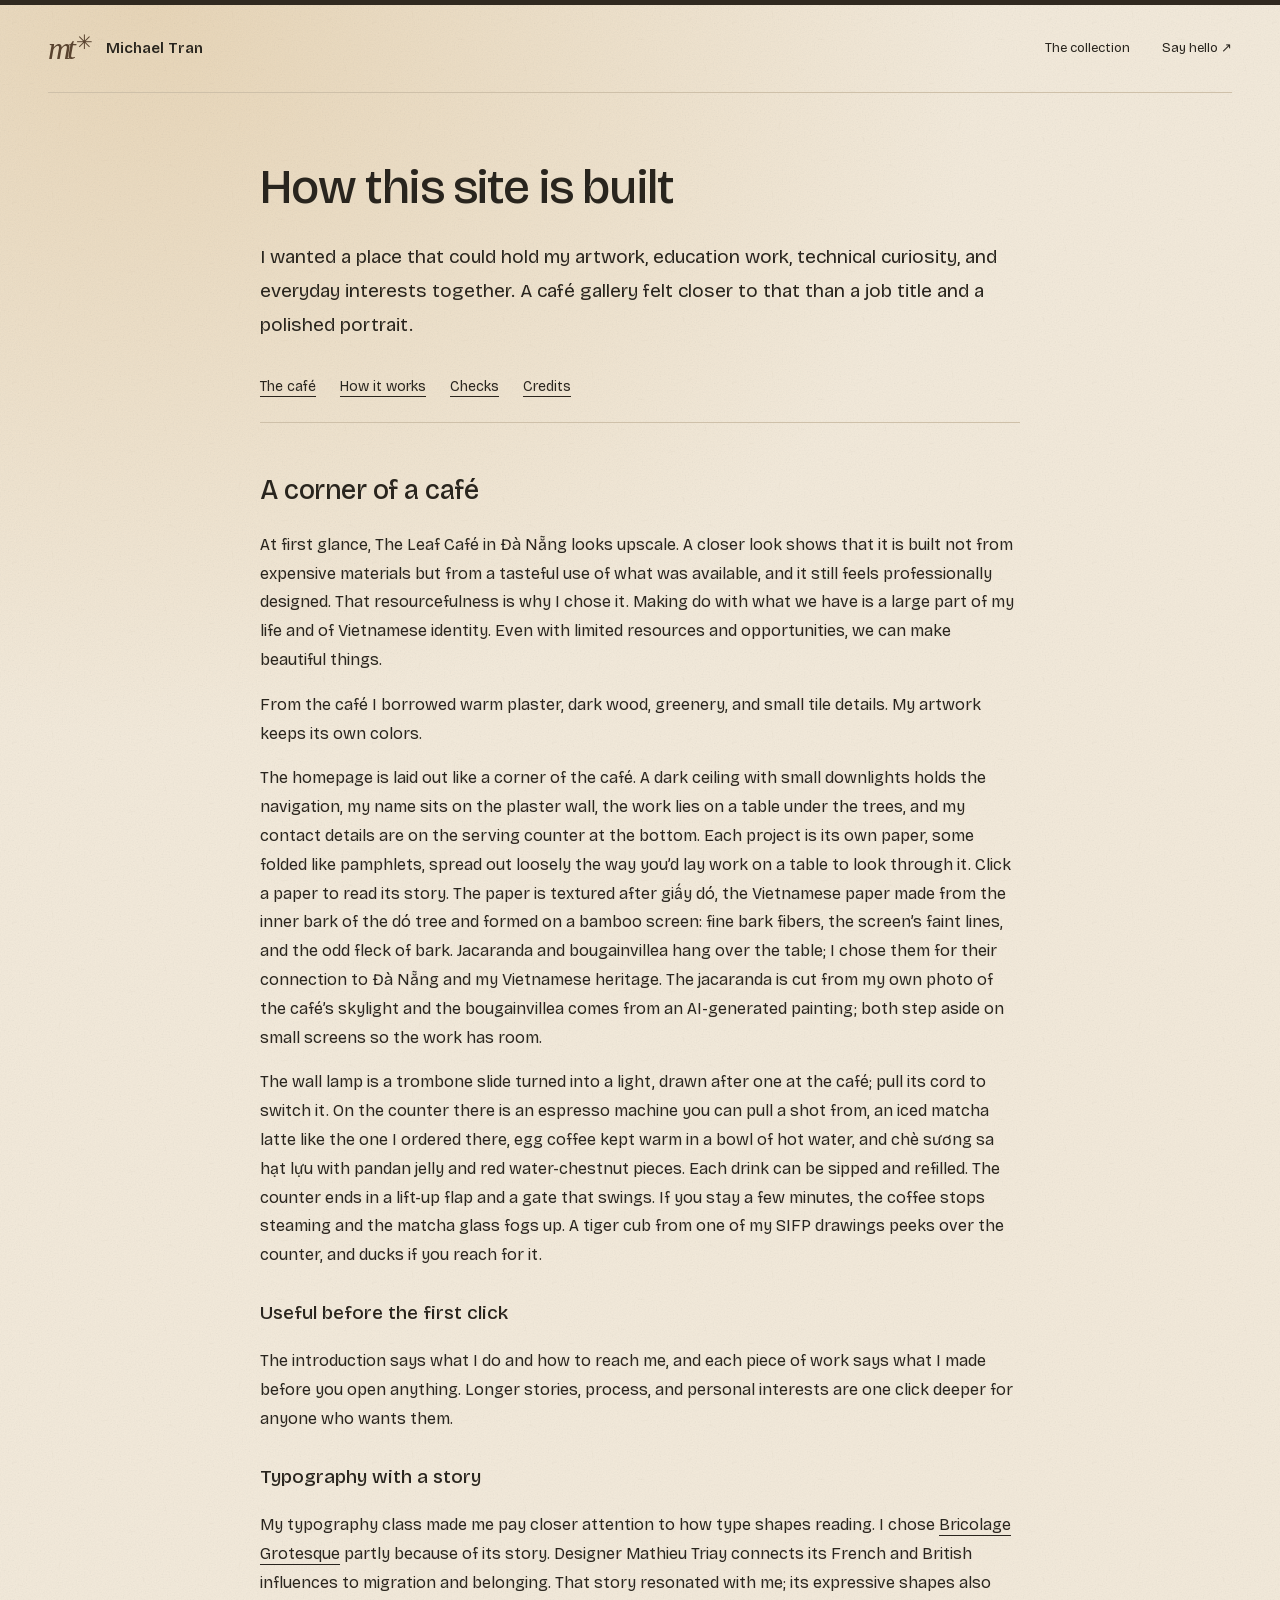
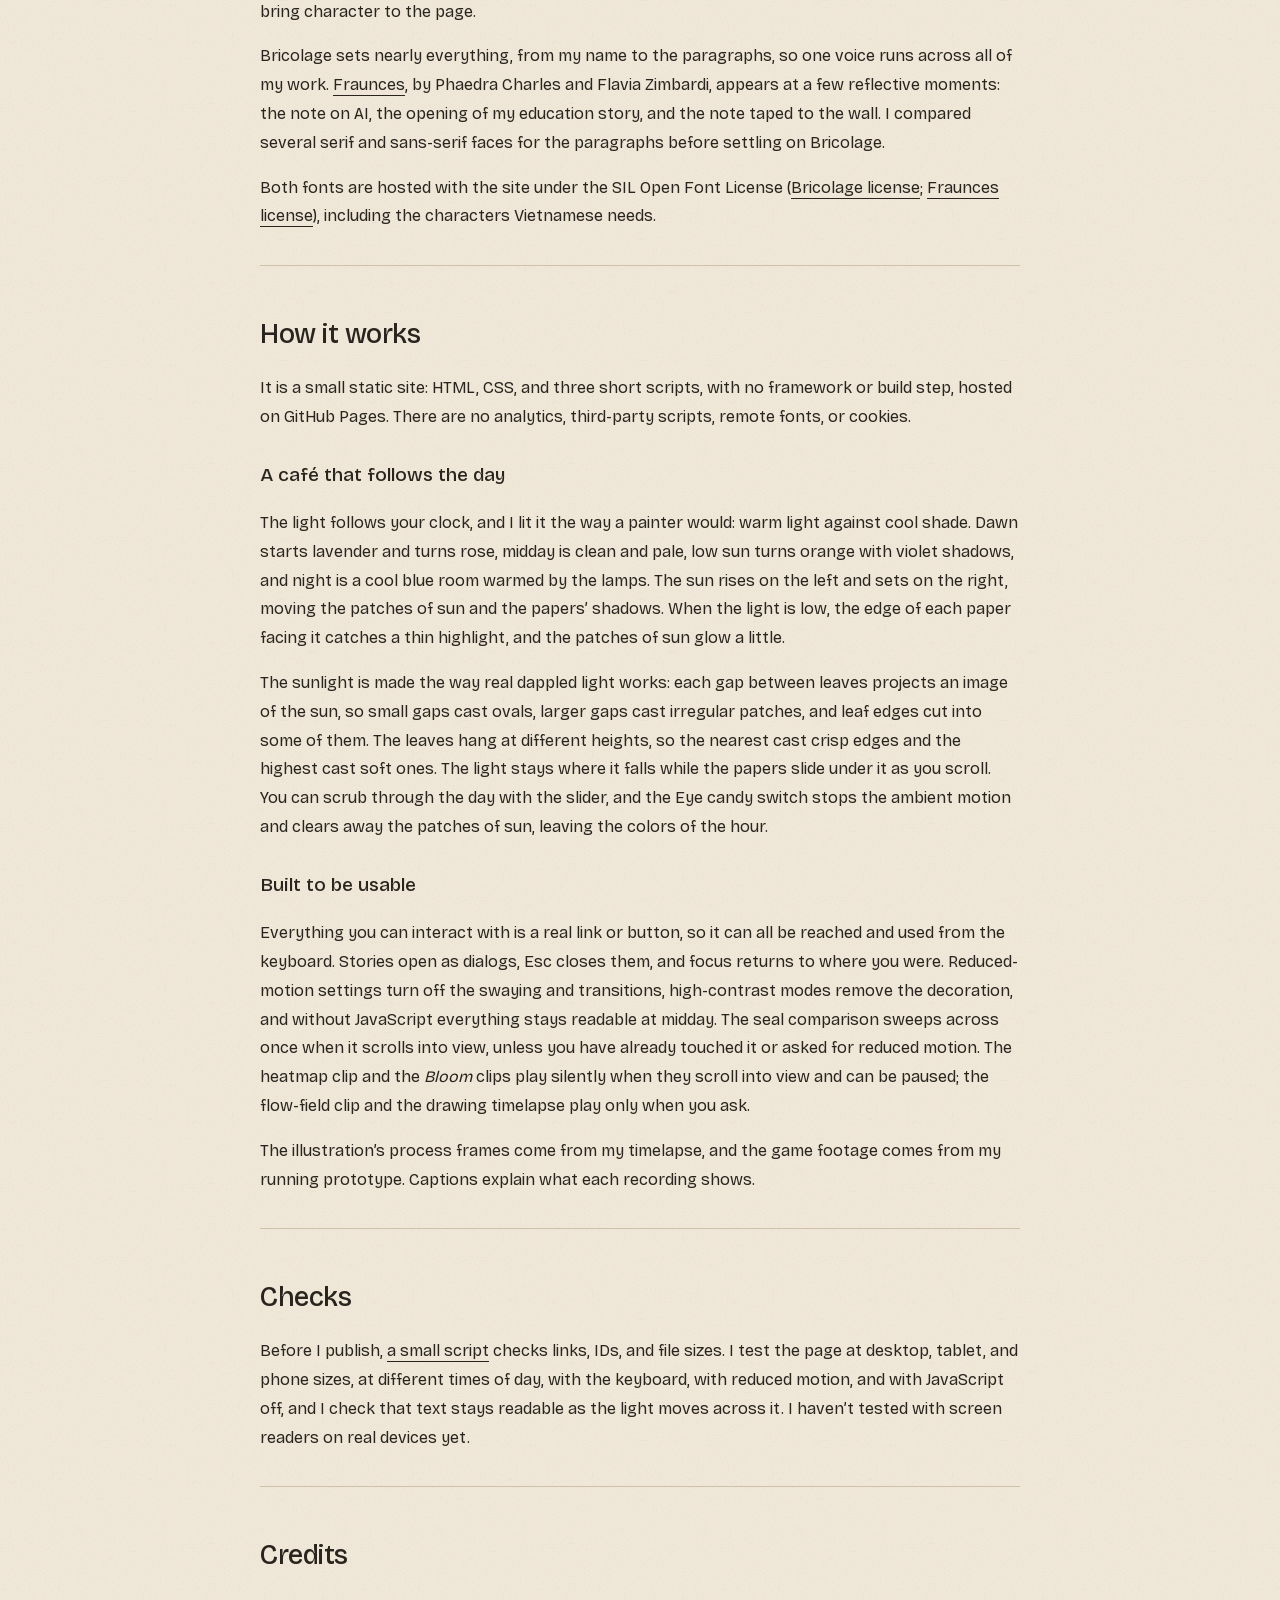
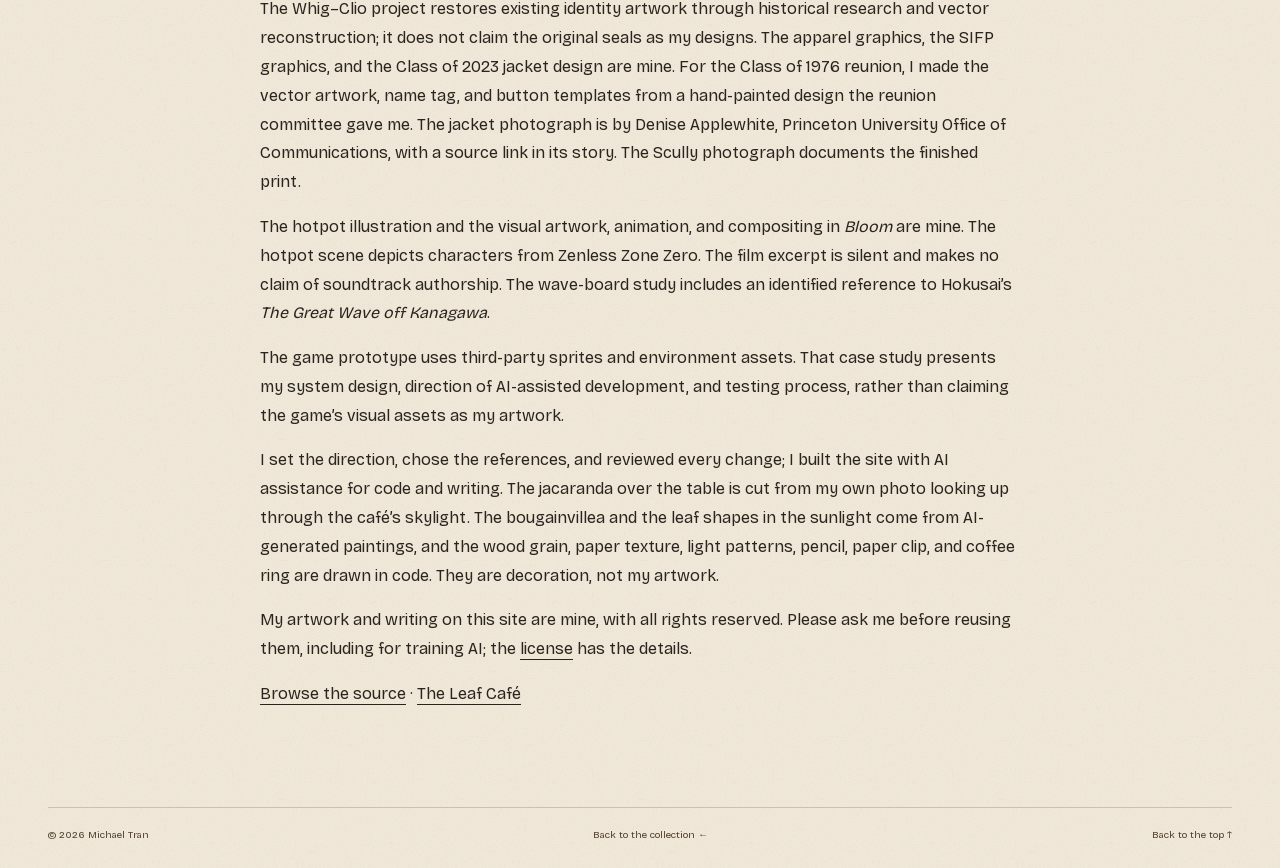
<file: colophon.html>
<!doctype html>
<html lang="en">
<head>
  <meta charset="utf-8">
  <meta name="viewport" content="width=device-width, initial-scale=1">
  <meta name="theme-color" content="#f2e9d9">
  <meta name="description" content="How Michael Tran’s café-themed portfolio is built, and who made what.">
  <title>How this site is built — Michael Tran</title>
  <link rel="canonical" href="https://mhtran3.github.io/colophon.html">
  <meta property="og:type" content="website">
  <meta property="og:site_name" content="Michael Tran">
  <meta property="og:title" content="How this site is built — Michael Tran">
  <meta property="og:description" content="How Michael Tran’s café-themed portfolio is built, and who made what.">
  <meta property="og:url" content="https://mhtran3.github.io/colophon.html">
  <meta property="og:image" content="https://mhtran3.github.io/assets/social-preview.jpg">
  <meta property="og:image:width" content="1200">
  <meta property="og:image:height" content="630">
  <meta property="og:image:alt" content="The homepage of Michael Tran’s site: the name on a café’s plaster wall, above papers laid out on a wooden table in dappled light.">
  <meta name="twitter:card" content="summary_large_image">
  <link rel="icon" href="assets/mark.svg" type="image/svg+xml">
  <link rel="preload" href="assets/fonts/bricolage-grotesque-latin.woff2" as="font" type="font/woff2" crossorigin>
  <link rel="stylesheet" href="home.css?v=946e9bce">
  <link rel="stylesheet" href="gallery.css?v=fd546465">
</head>
<body>
  <a class="skip-link" href="#main">Skip to content</a>
  <header class="site-header wrap">
    <a class="identity" href="index.html"><span class="monogram" aria-hidden="true">mt<span>✳</span></span><span>Michael Tran</span></a>
    <nav aria-label="Main navigation"><a href="index.html#work">The collection</a><a href="index.html#contact">Say hello <span aria-hidden="true">↗</span></a></nav>
  </header>
  <main id="main" class="wrap colophon">
    <h1>How this site is built</h1>
    <p class="colophon-intro">I wanted a place that could hold my artwork, education work, technical curiosity, and everyday interests together. A café gallery felt closer to that than a job title and a polished portrait.</p>
    <nav class="colophon-index" aria-label="On this page"><a href="#materials">The café</a><a href="#implementation">How it works</a><a href="#checks">Checks</a><a href="#credits">Credits</a></nav>

    <section id="materials">
      <h2>A corner of a café</h2>
      <p>At first glance, The Leaf Café in Đà Nẵng looks upscale. A closer look shows that it is built not from expensive materials but from a tasteful use of what was available, and it still feels professionally designed. That resourcefulness is why I chose it. Making do with what we have is a large part of my life and of Vietnamese identity. Even with limited resources and opportunities, we can make beautiful things.</p>
      <p>From the café I borrowed warm plaster, dark wood, greenery, and small tile details. My artwork keeps its own colors.</p>
      <p>The homepage is laid out like a corner of the café. A dark ceiling with small downlights holds the navigation, my name sits on the plaster wall, the work lies on a table under the trees, and my contact details are on the serving counter at the bottom. Each project is its own paper, some folded like pamphlets, spread out loosely the way you’d lay work on a table to look through it. Click a paper to read its story. The paper is textured after giấy dó, the Vietnamese paper made from the inner bark of the dó tree and formed on a bamboo screen: fine bark fibers, the screen’s faint lines, and the odd fleck of bark. Jacaranda and bougainvillea hang over the table; I chose them for their connection to Đà Nẵng and my Vietnamese heritage. The jacaranda is cut from my own photo of the café’s skylight and the bougainvillea comes from an AI-generated painting; both step aside on small screens so the work has room.</p>
      <p>The wall lamp is a trombone slide turned into a light, drawn after one at the café; pull its cord to switch it. On the counter there is an espresso machine you can pull a shot from, an iced matcha latte like the one I ordered there, egg coffee kept warm in a bowl of hot water, and chè sương sa hạt lựu with pandan jelly and red water-chestnut pieces. Each drink can be sipped and refilled. The counter ends in a lift-up flap and a gate that swings. If you stay a few minutes, the coffee stops steaming and the matcha glass fogs up. A tiger cub from one of my SIFP drawings peeks over the counter, and ducks if you reach for it.</p>
      <h3>Useful before the first click</h3>
      <p>The introduction says what I do and how to reach me, and each piece of work says what I made before you open anything. Longer stories, process, and personal interests are one click deeper for anyone who wants them.</p>
      <h3 id="typography">Typography with a story</h3>
      <p>My typography class made me pay closer attention to how type shapes reading. I chose <a href="https://ateliertriay.github.io/bricolage/">Bricolage Grotesque</a> partly because of its story. Designer Mathieu Triay connects its French and British influences to migration and belonging. That story resonated with me; its expressive shapes also bring character to the page.</p>
      <p>Bricolage sets nearly everything, from my name to the paragraphs, so one voice runs across all of my work. <a href="https://fraunces.undercase.xyz/">Fraunces</a>, by Phaedra Charles and Flavia Zimbardi, appears at a few reflective moments: the note on AI, the opening of my education story, and the note taped to the wall. I compared several serif and sans-serif faces for the paragraphs before settling on Bricolage.</p>
      <p>Both fonts are hosted with the site under the SIL Open Font License (<a href="assets/fonts/OFL.txt">Bricolage license</a>; <a href="assets/fonts/fraunces/OFL.txt">Fraunces license</a>), including the characters Vietnamese needs.</p>
    </section>

    <section id="implementation">
      <h2>How it works</h2>
      <p>It is a small static site: HTML, CSS, and three short scripts, with no framework or build step, hosted on GitHub Pages. There are no analytics, third-party scripts, remote fonts, or cookies.</p>
      <h3>A café that follows the day</h3>
      <p>The light follows your clock, and I lit it the way a painter would: warm light against cool shade. Dawn starts lavender and turns rose, midday is clean and pale, low sun turns orange with violet shadows, and night is a cool blue room warmed by the lamps. The sun rises on the left and sets on the right, moving the patches of sun and the papers’ shadows. When the light is low, the edge of each paper facing it catches a thin highlight, and the patches of sun glow a little.</p>
      <p>The sunlight is made the way real dappled light works: each gap between leaves projects an image of the sun, so small gaps cast ovals, larger gaps cast irregular patches, and leaf edges cut into some of them. The leaves hang at different heights, so the nearest cast crisp edges and the highest cast soft ones. The light stays where it falls while the papers slide under it as you scroll. You can scrub through the day with the slider, and the Eye candy switch stops the ambient motion and clears away the patches of sun, leaving the colors of the hour.</p>
      <h3>Built to be usable</h3>
      <p>Everything you can interact with is a real link or button, so it can all be reached and used from the keyboard. Stories open as dialogs, Esc closes them, and focus returns to where you were. Reduced-motion settings turn off the swaying and transitions, high-contrast modes remove the decoration, and without JavaScript everything stays readable at midday. The seal comparison sweeps across once when it scrolls into view, unless you have already touched it or asked for reduced motion. The heatmap clip and the <em>Bloom</em> clips play silently when they scroll into view and can be paused; the flow-field clip and the drawing timelapse play only when you ask.</p>
      <p>The illustration’s process frames come from my timelapse, and the game footage comes from my running prototype. Captions explain what each recording shows.</p>
    </section>

    <section id="checks">
      <h2>Checks</h2>
      <p>Before I publish, <a href="scripts/check-site.py">a small script</a> checks links, IDs, and file sizes. I test the page at desktop, tablet, and phone sizes, at different times of day, with the keyboard, with reduced motion, and with JavaScript off, and I check that text stays readable as the light moves across it. I haven’t tested with screen readers on real devices yet.</p>
    </section>

    <section id="credits">
      <h2>Credits</h2>
      <p>The Whig–Clio project restores existing identity artwork through historical research and vector reconstruction; it does not claim the original seals as my designs. The apparel graphics, the SIFP graphics, and the Class of 2023 jacket design are mine. For the Class of 1976 reunion, I made the vector artwork, name tag, and button templates from a hand-painted design the reunion committee gave me. The jacket photograph is by Denise Applewhite, Princeton University Office of Communications, with a source link in its story. The Scully photograph documents the finished print.</p>
      <p>The hotpot illustration and the visual artwork, animation, and compositing in <em>Bloom</em> are mine. The hotpot scene depicts characters from Zenless Zone Zero. The film excerpt is silent and makes no claim of soundtrack authorship. The wave-board study includes an identified reference to Hokusai’s <em>The Great Wave off Kanagawa</em>.</p>
      <p>The game prototype uses third-party sprites and environment assets. That case study presents my system design, direction of AI-assisted development, and testing process, rather than claiming the game’s visual assets as my artwork.</p>
      <p id="ai">I set the direction, chose the references, and reviewed every change; I built the site with AI assistance for code and writing. The jacaranda over the table is cut from my own photo looking up through the café’s skylight. The bougainvillea and the leaf shapes in the sunlight come from AI-generated paintings, and the wood grain, paper texture, light patterns, pencil, paper clip, and coffee ring are drawn in code. They are decoration, not my artwork.</p>
      <p>My artwork and writing on this site are mine, with all rights reserved. Please ask me before reusing them, including for training AI; the <a href="https://github.com/mhtran3/mhtran3.github.io/blob/main/LICENSE">license</a> has the details.</p>
      <p><a href="https://github.com/mhtran3/mhtran3.github.io">Browse the source</a> · <a href="https://thecupscoffee.vn/the-leaf-cafe/">The Leaf Café</a></p>
    </section>
  </main>
  <footer class="site-footer wrap"><span>© 2026 Michael Tran</span><a href="index.html">Back to the collection ←</a><a href="#main">Back to the top ↑</a></footer>
</body>
</html>
</file>
<file: home.css>
@charset "UTF-8";
/* Base: layout, header, footer, stories and the story dialog. Shared by every page. */
:root{--paper:#f5f2eb;--ink:#242823;--muted:#66685f;--line:#d5d3c9;--red:#93402e;--green:#294d41;--serif:Georgia,'Times New Roman',serif;--sans:'Segoe UI',Arial,sans-serif}
*{box-sizing:border-box}
html{scroll-behavior:smooth;scroll-padding-top:24px}
body{margin:0;background:var(--paper);color:var(--ink);font:16px/1.6 var(--sans)}
a{color:inherit;text-underline-offset:5px}
button{font:inherit}
a,button{-webkit-tap-highlight-color:transparent}
a:focus-visible,button:focus-visible{outline:3px solid var(--red);outline-offset:6px}
img{max-width:100%;height:auto;display:block}
.wrap{width:min(1280px,calc(100% - 96px));margin-inline:auto}
.skip-link{position:fixed;left:12px;top:-80px;padding:12px;background:var(--ink);color:white;z-index:100}
.skip-link:focus{top:12px}
.site-header{display:flex;justify-content:space-between;align-items:center;padding:25px 0;border-bottom:1px solid var(--line);gap:24px}
.identity{display:flex;gap:17px;align-items:center;text-decoration:none;font-size:15px;font-weight:600}
.monogram{font:italic 32px/1 var(--serif);letter-spacing:-4px;color:var(--red)}
.monogram span{font:20px var(--sans);display:inline-block;transform:translate(4px,-10px);letter-spacing:0}
.site-header nav{display:flex;gap:32px;font-size:13px}
.site-header nav a{text-decoration:none}
.site-header nav a:hover{text-decoration:underline}
.welcome{display:grid;grid-template-columns:1fr 1.4fr;gap:24px;padding:48px 0 38px;align-items:center;position:relative}
.eyebrow,.story-credit,.site-footer{font-size:11px;letter-spacing:.075em}
.eyebrow{margin:0 0 9px;text-transform:uppercase;color:var(--muted);font-weight:600}
.welcome h1{font:normal clamp(30px,3.6vw,47px)/1.15 var(--serif);letter-spacing:-1.7px;margin:0}
.welcome-copy{font-size:16px;line-height:1.8;margin:0;max-width:580px}
.contact{border-top:1px solid var(--line);padding:44px 0;display:grid;grid-template-columns:1fr 1fr;gap:40px}
.contact h2{font:normal 39px/1.1 var(--serif);margin:0;letter-spacing:-1px}
.contact p:not(.eyebrow){font-size:13px;color:var(--muted);margin:13px 0 0}
.contact-links{display:flex;flex-direction:column;align-items:stretch;justify-content:center;max-width:400px;width:100%;justify-self:end}
.contact-links a{display:flex;justify-content:space-between;gap:20px;font-size:14px;text-decoration:none;border-bottom:1px solid var(--line);padding:9px 0;overflow-wrap:anywhere}
.contact-links a:hover{color:var(--red)}
.site-footer{border-top:1px solid var(--line);padding:19px 0 25px;display:flex;justify-content:space-between;gap:20px;color:var(--muted);font-size:10px;letter-spacing:0}
.site-footer a{text-decoration:none}
.story-library{border-top:1px solid var(--line)}
.story{max-width:700px;margin:0 auto;padding:40px 0}
.story+.story{border-top:1px solid var(--line)}
.story h2,.dialog-content h2{font:normal clamp(28px,4vw,42px)/1.12 var(--serif);letter-spacing:-1px;margin:8px 0 25px}
.story h3,.dialog-content h3{font:normal 23px var(--serif);margin-top:28px}
.story img,.dialog-content img{max-height:430px;object-fit:contain;margin:24px auto;background:#eee}
.story-credit{color:var(--muted);letter-spacing:0;line-height:1.6}
.story-return{font-size:13px}
.js-ready .story-library{display:none}
dialog{background:var(--paper);color:var(--ink);border:1px solid var(--line);padding:0;width:min(780px,calc(100% - 32px));max-height:88dvh;overscroll-behavior:contain}
dialog::backdrop{background:rgba(24,32,28,.68)}
.dialog-bar{display:flex;justify-content:space-between;align-items:center;gap:16px;padding:15px 27px;border-bottom:1px solid var(--line);position:sticky;top:0;background:var(--paper);z-index:2}
.dialog-bar>span{font-size:14px;font-weight:600}
.dialog-bar button{background:transparent;border:1px solid var(--line);padding:6px 13px;cursor:pointer;font-size:13px;min-height:42px}
.dialog-bar button:hover{background:#e6e3d9}
.dialog-bar button span{font-size:20px;margin-left:8px}
.dialog-content{padding:28px 42px 38px}
.dialog-content p{line-height:1.8}
.dialog-content .story-return{display:none}
body.dialog-open{overflow:hidden}
@media(max-width:1050px){.wrap{width:calc(100% - 56px)}.welcome{grid-template-columns:1fr 1.25fr}.welcome-copy{font-size:14px}}
@media(max-width:640px){.wrap{width:calc(100% - 36px)}.site-header{padding:20px 0;gap:12px}.identity{font-size:13px;gap:12px}.monogram{font-size:28px}.monogram span{font-size:17px}.site-header nav{gap:16px;font-size:12px}.site-header nav a:first-child{display:none}.welcome{display:block;padding:32px 0 29px}.welcome h1{font-size:38px}.welcome-copy{margin-top:17px;font-size:15px}.contact{grid-template-columns:1fr;gap:23px;padding:32px 0}.contact-links{justify-self:start;max-width:none}.contact-links a{font-size:14px;min-height:45px}.site-footer{flex-wrap:wrap;gap:10px}.site-footer>span:nth-child(2){order:3;flex-basis:100%}.dialog-bar{padding:12px 18px}.dialog-content{padding:23px}.dialog-content p{font-size:15px}}
@media(prefers-reduced-motion:reduce){html{scroll-behavior:auto}*,*:before,*:after{transition:none!important}}
/* On touch screens, small footer and index links get a taller hit area (at least 24px); the padding is
   cancelled by an equal negative margin, so nothing moves. */
@media(pointer:coarse){.site-footer>a,.colophon-index a,.empty-table a{padding-block:6px;margin-block:-6px}}
</file>
<file: gallery.css>
/* Self-hosted Bricolage: one variable file per character set covers regular to semibold
   (paragraphs 400, headings 500, labels 600), with optical sizing; normal width.
   Subsets load only when needed. License and source: assets/fonts/. */
@font-face{
  font-family: 'Bricolage Grotesque';
  font-style: normal;
  font-weight: 400 600;
  font-display: swap;
  src: url('assets/fonts/bricolage-grotesque-vietnamese.woff2') format('woff2');
  unicode-range: U+0102-0103,U+0110-0111,U+0128-0129,U+0168-0169,U+01A0-01A1,U+01AF-01B0,U+0300-0301,U+0303-0304,U+0308-0309,U+0323,U+0329,U+1EA0-1EF9,U+20AB;
}
@font-face{
  font-family: 'Bricolage Grotesque';
  font-style: normal;
  font-weight: 400 600;
  font-display: swap;
  src: url('assets/fonts/bricolage-grotesque-latin-ext.woff2') format('woff2');
  unicode-range: U+0100-02BA,U+02BD-02C5,U+02C7-02CC,U+02CE-02D7,U+02DD-02FF,U+0304,U+0308,U+0329,U+1D00-1DBF,U+1E00-1E9F,U+1EF2-1EFF,U+2020,U+20A0-20AB,U+20AD-20C4,U+2113,U+2C60-2C7F,U+A720-A7FF;
}
@font-face{
  font-family: 'Bricolage Grotesque';
  font-style: normal;
  font-weight: 400 600;
  font-display: swap;
  src: url('assets/fonts/bricolage-grotesque-latin.woff2') format('woff2');
  unicode-range: U+0000-00FF,U+0131,U+0152-0153,U+02BB-02BC,U+02C6,U+02DA,U+02DC,U+0304,U+0308,U+0329,U+2000-206F,U+20AC,U+2122,U+2191,U+2193,U+2212,U+2215,U+FEFF,U+FFFD;
}
/* Fraunces: selected editorial passages, loaded on demand.
   Medium weight; SOFT 50 and WONK 0 fixed in the optical-size subsets. */
@font-face{
  font-family: 'Fraunces';
  font-style: normal;
  font-weight: 500;
  font-display: swap;
  src: url('assets/fonts/fraunces/fraunces-medium-vietnamese.woff2') format('woff2');
  unicode-range: U+0102-0103,U+0110-0111,U+0128-0129,U+0168-0169,U+01A0-01A1,U+01AF-01B0,U+0300-0301,U+0303-0304,U+0308-0309,U+0323,U+0329,U+1EA0-1EF9,U+20AB;
}
@font-face{
  font-family: 'Fraunces';
  font-style: normal;
  font-weight: 500;
  font-display: swap;
  src: url('assets/fonts/fraunces/fraunces-medium-latin-ext.woff2') format('woff2');
  unicode-range: U+0100-02BA,U+02BD-02C5,U+02C7-02CC,U+02CE-02D7,U+02DD-02FF,U+0304,U+0308,U+0329,U+1D00-1DBF,U+1E00-1E9F,U+1EF2-1EFF,U+2020,U+20A0-20AB,U+20AD-20C4,U+2113,U+2C60-2C7F,U+A720-A7FF;
}
@font-face{
  font-family: 'Fraunces';
  font-style: normal;
  font-weight: 500;
  font-display: swap;
  src: url('assets/fonts/fraunces/fraunces-medium-latin.woff2') format('woff2');
  unicode-range: U+0000-00FF,U+0131,U+0152-0153,U+02BB-02BC,U+02C6,U+02DA,U+02DC,U+0304,U+0308,U+0329,U+2000-206F,U+20AC,U+2122,U+2191,U+2193,U+2212,U+2215,U+FEFF,U+FFFD;
}
/* Café materials frame the collection; artwork keeps its own palette. */
:root{
  --paper: #f2e9d9;
  --ink: #29251e;
  --muted: #51422f;
  --line: #cec0a9;
  --red: #32665b;
  --green: #3e5543;
  --wood: #59432f;
  --wood-dark: #302920;
  --cream: #faf4e7;
  --sans: 'Bricolage Grotesque', 'Helvetica Neue', Helvetica, Arial, sans-serif;
  --display: var(--sans);
  --reflection: 'Fraunces', Georgia, 'Times New Roman', serif;
}
body{
  background-color: var(--paper);
  background-image: url('assets/paper.svg'), radial-gradient(ellipse at 12% 0, #e7d4b5 0, transparent 52%);
  background-size: 180px 180px, 100% 1000px;
  background-repeat: repeat, no-repeat;
  border-top: 5px solid var(--wood-dark);
}
/* Warm reading surfaces sit within a walnut interior, with greenery beyond. */
.cafe-interior{
  --room: #7a6248;
  --paper: #e4d7bf;
  --cream: #ecdfc8;
  --line: #b7a58b;
  background-color: var(--room);
  background-image: url('assets/paper.svg'), linear-gradient(110deg, #cab18414, transparent 48%, #2b241c20);
  background-size: 180px 180px, 100% 100%;
  background-blend-mode: multiply, normal;
  border-top-color: #241d18;
  transition: background-color 1.6s ease;
}
.cafe-interior :is(.site-header, .welcome, .contact, .site-footer){
  --ink: #fff8eb;
  --muted: #fff1dc;
  --line: #826a53;
  --red: #fff1dc;
  color: var(--ink);
}
.cafe-interior .monogram{ color: #fff1dc; }
.cafe-interior .welcome::before{ display: none; }
.cafe-interior .contact-links a:hover{ background: #4b3c2f; }
.cafe-interior .story-library{
  background: var(--paper); padding: clamp(20px, 3vw, 40px); margin-block: 36px;
}

.lighting-control{ display: flex; align-items: center; flex-wrap: wrap; gap: 6px 10px; font-size: 12px; }
::selection{ background: #d4dec5; color: #253a30; }
.site-header{ border-bottom-color: var(--line); flex-wrap: wrap; }
.monogram{ color: var(--wood); }
.site-header nav a{ padding-block: 8px; }
.welcome{ padding: 52px 0 44px; isolation: isolate; }
.welcome::before{
  content: ''; position: absolute; z-index: -1; pointer-events: none;
  inset: 5px auto auto -25px; width: min(460px, 90%); height: 155px;
  background: url('assets/wash.svg') center / 100% 100% no-repeat;
  opacity: .8; transform: rotate(-3deg);
}
.welcome h1{ font-family: var(--display); font-weight: 500; letter-spacing: -.012em; }
.welcome h1 + .eyebrow{ margin: 12px 0 0; font-size: 15px; }
.welcome-copy{ max-width: 530px; }
.welcome-links{ grid-column: 2; display: flex; flex-wrap: wrap; gap: 14px 25px; font-size: 14px; }
.welcome-links a{ padding-block: 7px; }
.eyebrow{ letter-spacing: normal; text-transform: none; font-weight: 400; }

.lamp-glow{ position: absolute; inset: -60px -110px -5px; background: radial-gradient(ellipse at 50% 48%, #f6bd6e85, #d8974933 40%, transparent 70%); opacity: var(--lamp-light); transition: opacity 1.6s ease; }
.lamp-bulb{ position: absolute; z-index: 1; top: 40%; left: 16%; width: 68%; height: 8%; border-radius: 50%; background: #ffe7a8; box-shadow: 0 8px 25px #ffd18c77; opacity: var(--lamp-light); transition: opacity 1.6s ease; }

.contact{ border-top-color: var(--line); margin-top: 36px; }
.contact h2{ font-family: var(--display); font-weight: 500; letter-spacing: -.012em; }
.contact-links a:hover{ background: #e4dfcd; }
.site-footer{ align-items: center; flex-wrap: wrap; }
.design-note{ flex-basis: 100%; padding-top: 8px; max-width: 680px; font-size: 13px; color: var(--ink); }
.design-note summary{ cursor: pointer; width: fit-content; padding-block: 8px; text-decoration: underline; text-underline-offset: 4px; }
.design-note summary:focus-visible{ outline: 3px solid var(--red); outline-offset: 4px; }
.design-note p{ line-height: 1.8; margin: 10px 0; }
.design-note p a{ text-decoration: underline; }
.dialog-content{ background: var(--paper); }
dialog{ border-color: var(--wood); box-shadow: 0 20px 60px #291c2855; }
dialog::backdrop{ background: #2d271ee0; }
.dialog-bar{ background: #e9dcc4; }
.dialog-bar button{ border-color: #97836a; }
.dialog-bar button:hover{ background: #d9c8aa; }
.dialog-content h2, .story h2, .dialog-content h3, .story h3{ font-family: var(--display); font-weight: 500; letter-spacing: -.012em; word-spacing: -.03em; }
/* Element classes survive dialog cloning and the direct/no-JS view. */
:is(.story, .dialog-content) .reflection-title{
  font: 500 clamp(28px, 4vw, 42px)/1.16 var(--reflection);
  font-optical-sizing: auto;
  letter-spacing: -.015em;
  text-wrap: balance;
  margin-block: 12px 24px;
}
:is(.story, .dialog-content) .reflection-lead{
  font: 500 clamp(23px, 3vw, 28px)/1.4 var(--reflection);
  font-optical-sizing: auto;
  letter-spacing: normal;
  text-wrap: pretty;
  max-width: 38ch;
  margin-block: 20px 30px;
}
.story-points{ padding-left: 22px; line-height: 1.8; }
.story-points li + li{ margin-top: 14px; }
.dialog-content .board-study, .story .board-study{ max-height: none; width: min(100%, 520px); }
.colophon{ max-width: 760px; padding-block: 55px 64px; }
.colophon h1{ font-family: var(--display); font-size: clamp(32px, 5vw, 48px); font-weight: 500; line-height: 1.15; letter-spacing: -.015em; word-spacing: -.03em; margin: 12px 0 25px; }
.colophon-intro{ font-size: 19px; line-height: 1.75; }
.colophon-index{ display: flex; flex-wrap: wrap; gap: 12px 24px; padding-block: 14px 24px; font-size: 14px; }
.colophon section{ border-top: 1px solid var(--line); padding-block: 28px 18px; }
.colophon h2{ font-family: var(--display); font-size: 27px; font-weight: 500; line-height: 1.3; letter-spacing: -.5px; }
.colophon h3{ font-family: var(--display); font-size: 19px; font-weight: 500; margin-top: 28px; }
.colophon p{ line-height: 1.8; }
.colophon a{ text-decoration-thickness: 1px; }
.colophon code{ font-size: .85em; overflow-wrap: anywhere; }
@media (max-width:640px){
  .welcome{ padding: 36px 0 30px; min-height: 0; }
  .welcome-links{ margin-top: 16px; }
  .welcome::before{ left: -10px; width: 320px; height: 125px; }

  .site-footer .design-note{ order: 4; }
}
@media (prefers-contrast:more){
  body { background-image: none; }
  .welcome::before{ display: none; }
}
@media (forced-colors:active){
  .welcome::before{ display: none; }
}
@media print{
  body{ background: white; }
  .welcome::before{ display: none; }
}

video:focus-visible { outline: 3px solid var(--red); outline-offset: 5px; }
.pp-media video { aspect-ratio: 16 / 9; background: #192028; border-radius: 1px; box-shadow: 0 0 0 1px rgb(40 28 16 / .16); }
.story .featured-art, .dialog-content .featured-art{ width: 100%; max-height: none; background: transparent; }
.story-asterisk{ color: var(--red); font-size: .8em; }
.media-figure{ margin: 25px 0 32px; }
.media-figure video{ display: block; width: 100%; height: auto; aspect-ratio: 16 / 9; background: #192028; }
.media-figure figcaption{ margin-top: 12px; font-size: 14px; line-height: 1.7; }
.media-note{ display: block; color: var(--muted); font-size: 12px; margin-top: 5px; }
.process-grid{ display: grid; grid-template-columns: 1fr 1fr; gap: 25px 18px; margin-block: 25px 32px; }
.process-grid figure{ margin: 0; min-width: 0; }
.process-grid img{ width: 100%; margin: 0; max-height: none; aspect-ratio: 16 / 9; }
.process-grid figcaption{ font-size: 13px; line-height: 1.65; margin-top: 10px; }
.process-grid figcaption strong{ display: block; margin-bottom: 4px; font-size: 14px; font-weight: 600; }
@media (max-width:640px){
  .process-grid{ grid-template-columns: 1fr; }
}

.comparison-detail{ display: grid; grid-template-columns: 1fr 1fr; gap: 22px; margin-block: 24px; }
.comparison-detail figure{ margin: 0; min-width: 0; }
.comparison-detail img{ width: 100%; height: auto; max-height: 400px; object-fit: contain; margin: 0; background: white; }
/* Pair the digital artwork with its real printed outcome. Crop only the display,
   keeping the original photo's collar, fabric and complete print intact. */
.mol-media{ position: relative; aspect-ratio: 4 / 5; overflow: hidden; }
.mol-pair .mol-media img{ display: block; width: 100%; height: 100%; max-height: none; object-fit: contain; margin: 0; }
.mol-pair .mol-photo img{ position: absolute; width: 118%; height: auto; max-width: none; left: -9%; top: -2%; }
.comparison-detail figcaption, .jacket-photo figcaption{ font-size: 13px; color: var(--muted); line-height: 1.65; margin-top: 10px; }
.seal-source{ margin: 24px 0; }
.seal-source img{ width: min(100%, 500px); max-height: none; margin: 0 auto; }
.seal-source figcaption{ font-size: 13px; color: var(--muted); margin-top: 10px; }
.jacket-photo{ margin: 24px 0; }
.jacket-photo img{ margin: 0; }
.story .apparel-art, .dialog-content .apparel-art{ max-height: 540px; width: 100%; background: transparent; }
@media (max-width:640px){
  .comparison-detail{ grid-template-columns: 1fr; }
}

/* Keep the interior palette from overriding system contrast and paper output. */
@media (prefers-contrast: more){
  .cafe-interior { background-image: none; }
}
@media (forced-colors: active){
  .cafe-interior{ background: Canvas; color: CanvasText; }
  .cafe-interior :is(.site-header, .welcome, .contact, .site-footer){
    --ink: CanvasText; --muted: CanvasText; --red: Highlight; --line: CanvasText;
  }
  .cafe-interior .monogram{ color: CanvasText; }
}
@media print{
  .cafe-interior{ background: white; --paper: white; --cream: white; }
  .cafe-interior :is(.site-header, .welcome, .contact, .site-footer){
    --ink: #222; --muted: #444; --red: #222; --line: #777;
  }
  .cafe-interior .monogram{ color: #222; }
  .lighting-control{ display: none; }
}
/* A series shown side by side: the tigers for each major, and the reunion set. */
.tiger-series, .reunion-set{ display: grid; grid-template-columns: repeat(4, minmax(0, 1fr)); gap: 22px 16px; margin-block: 24px 30px; }
.reunion-set{ grid-template-columns: repeat(3, minmax(0, 1fr)); }
.tiger-series figure, .reunion-set figure{ margin: 0; min-width: 0; }
.tiger-series img{ width: 100%; height: auto; aspect-ratio: 4 / 5; object-fit: contain; background: #000; margin: 0; max-height: none; }
.tiger-series figure:first-child img{ background: #fff; }
.reunion-set img{ width: 100%; height: auto; margin: 0; max-height: none; background: transparent; }
.tiger-series figcaption, .reunion-set figcaption{ font-size: 13px; line-height: 1.6; color: var(--muted); margin-top: 10px; }
.tiger-series figcaption strong, .reunion-set figcaption strong{ display: block; margin-bottom: 2px; font-size: 14px; font-weight: 600; color: var(--ink, inherit); }
@media (max-width:640px){
  .tiger-series{ grid-template-columns: 1fr 1fr; }
  .reunion-set{ grid-template-columns: 1fr 1fr; }
}
.dialog-content .painted-photo img, .story .painted-photo img{ max-height: none; width: 100%; height: auto; background: transparent; }

/* Roles are entry points to the work; the arrival cue follows the paper. */
.role-links a{display:inline-block;padding-block:5px;color:inherit;text-decoration:underline;text-decoration-thickness:1px;text-underline-offset:.22em;}
.pp[id$="-work"]{scroll-margin-top:24px;}
.pp.role-arrival::after{content:"";position:absolute;inset:-7px;z-index:4;pointer-events:none;border:2px solid #e4bd7f;border-radius:3px;rotate:var(--turn,0deg);animation:role-arrival 1.5s ease-out both;}
@keyframes role-arrival{0%,25%{opacity:1;}100%{opacity:0;}}
@media(prefers-reduced-motion:reduce){.pp.role-arrival::after{animation:none;}}
@media(forced-colors:active){.pp.role-arrival::after{border-color:Highlight;}}
/* On touch screens the header links get a taller, wider hit area; the negative margin cancels it, so nothing moves. */
@media (pointer: coarse){ .site-header nav a{ padding: 12px 6px; margin: -4px -6px; } }
</file>
<file: cafe.css>
/* The café: ceiling, plaster wall and lamp, the table with the work on it, and the counter.
   lighting.js sets the colours and light; this file decides where they go. */

/* Registered so the room eases between values instead of snapping. */
@property --sun { syntax: '<color>'; inherits: true; initial-value: #fffbea; }
@property --plaster { syntax: '<color>'; inherits: true; initial-value: #cdb081; }
@property --shadow-ink { syntax: '<color>'; inherits: true; initial-value: #0c0804; }
@property --table-shade { syntax: '<color>'; inherits: true; initial-value: #3a3022; }
@property --table-lit { syntax: '<color>'; inherits: true; initial-value: #caa063; }
@property --paper-shade { syntax: '<color>'; inherits: true; initial-value: #cdbf9f; }
@property --paper-lit { syntax: '<color>'; inherits: true; initial-value: #fff5dc; }
@property --pull { syntax: '<length>'; inherits: true; initial-value: 0px; }

.cafe-interior {
  /* Midday values, used as they are when JavaScript is off. */
  --sun: #fffbea; --sun-at: 60% 10%; --sun-strength: .95; --dapple: .85;
  --leaf-light: 1; --dark: 0; --daylit: 1;
  --wall-lamp: 0; --table-lamp: 0; --downlight: .25; --pool: 0;
  --table-shade: #3a3022; --table-lit: #caa063; --paper-shade: #cdbf9f; --paper-lit: #fff5dc;
  --pool-wood: #8a5a32; --pool-paper: #f3d7a6;
  --plaster: #cdb081; --wall-ink: #2b2219; --wall-muted: #3f3226; --wall-line: #5b473466; --wall-halo: #cdb081cc;
  --shadow-x: -3px; --shadow-y: 9px; --shadow-alpha: .38; --shadow-ink: #0c0804; --leaf-hue: 0deg; --leaf-sat: 1; --rim: 0; --rim-x: 0; --rim-y: 1; --rim-color: #fff6e6; --bloom: 0;
  --surface-tint: #fff3d6; --tint-amt: 4%;
  --paper: color-mix(in oklab, #e4d7bf, var(--surface-tint) var(--tint-amt));
  --cream: color-mix(in oklab, #ecdfc8, var(--surface-tint) var(--tint-amt));
  background-color: #2a211a;
}
/* No fade on first load; only later changes ease in. */
.cafe-interior.light-ready { transition: --sun .9s ease, --plaster .9s ease, --table-shade .9s ease, --table-lit .9s ease, --paper-shade .9s ease, --paper-lit .9s ease, --shadow-ink .9s ease; }
/* While the time slider is dragged, the light follows it directly, without fades (lighting.js). */
.cafe-interior.scrubbing, .scrubbing :is(.sky-pane, .pp-surface .pool, .ct-pool, .pp-cast) { transition: none; }
/* Eye candy off: the café keeps its colour for the time of day, but the patches of sun, the rim light
   and the glow go, along with the motion. */
body.still { --bloom: 0 !important; --rim: 0 !important; }
.still :is(.pp-surface .sky-room, .ct-light) { display: none; }
.visually-hidden { position: absolute !important; width: 1px; height: 1px; overflow: hidden; clip-path: inset(50%); white-space: nowrap; }
/* Usable page width without the scrollbar, for full-bleed walls and counters. */
.portfolio-canvas { container-type: inline-size; overflow-x: clip; }

/* ——— The table ———
   Fixed to the screen; the paper slides over it. Wood in shade, sun patches, grain on top. */
.cafe-table { position: fixed; inset: 0; z-index: -1; pointer-events: none; overflow: hidden; background: var(--table-shade); }
.cafe-table > * { position: absolute; inset: 0; }
/* A broad, faint brightening on the side the sun is on. */
.cafe-table > .ct-sun { inset: -50%; opacity: var(--daylit); translate: var(--sun-dx, 0) var(--sun-dy, 0); }
/* Gradients that read a style variable get redrawn whenever anything on the page changes, so these
   colours sit in plain layers and the soft edge is a fixed mask. */
.ct-sun::before, .ct-sun::after { content: ''; position: absolute; inset: 0; }
.ct-sun::after { background-color: var(--table-lit); opacity: .24; -webkit-mask-image: radial-gradient(ellipse 40% 37.5% at 50% 50%, #000, transparent 75%); mask-image: radial-gradient(ellipse 40% 37.5% at 50% 50%, #000, transparent 75%); }
.ct-sun::before { background-color: var(--sun); opacity: calc(var(--bloom) * .34); -webkit-mask-image: radial-gradient(ellipse 30% 27.5% at 50% 50%, #000, transparent 80%); mask-image: radial-gradient(ellipse 30% 27.5% at 50% 50%, #000, transparent 80%); }
.ct-light { opacity: min(1, var(--dapple) * 1.18); }
.ct-light .fleck { background-color: var(--table-lit); }
/* After dark, lamplight pools in the middle of the table. */
.ct-pool { background: radial-gradient(ellipse 60% 66% at 50% 44%, #8a5a32, transparent 74%); opacity: var(--pool); transition: opacity .6s ease; }
.ct-grain { background: url('assets/table-grain.webp') center / cover; }

/* The sun: alpha masks filled with the light's current colour, so the same images work on wood and paper. */
.sky-room { position: absolute; left: 50%; top: 50%; width: max(108%, 108vh * 14 / 9); aspect-ratio: 14 / 9; translate: calc(-50% + var(--sky-shift, 0px)) -50%; }
.fleck { position: absolute; -webkit-mask-position: center; mask-position: center; -webkit-mask-size: 100% 100%; mask-size: 100% 100%; -webkit-mask-repeat: no-repeat; mask-repeat: no-repeat; }
.fleck-soft { inset: 0; -webkit-mask-image: url('assets/fleck-soft.webp'); mask-image: url('assets/fleck-soft.webp'); animation: sky-drift 29s ease-in-out infinite, sky-breathe 9.7s ease-in-out infinite; }
.fleck-a { left: 50.286%; top: 0.0%; width: 49.714%; height: 57.667%; transform-origin: 68.4% 0.0%; -webkit-mask-image: url('assets/fleck-a.webp'); mask-image: url('assets/fleck-a.webp'); animation: sky-sway-a 16.3s ease-in-out infinite; }
.fleck-b { left: 1.286%; top: 42.778%; width: 38.5%; height: 55.111%; transform-origin: -3.3% 19.2%; -webkit-mask-image: url('assets/fleck-b.webp'); mask-image: url('assets/fleck-b.webp'); animation: sky-sway-b 19.7s ease-in-out infinite; }
.fleck-c { left: 36.357%; top: 75.0%; width: 32.214%; height: 25.0%; transform-origin: 55.7% 100.0%; -webkit-mask-image: url('assets/fleck-c.webp'); mask-image: url('assets/fleck-c.webp'); animation: sky-sway-c 23.9s ease-in-out infinite; }
@keyframes sky-drift { 0%, 100% { transform: translate(0, 0); } 22% { transform: translate(-9px, 3px); } 40% { transform: translate(-2px, 1px); } 58% { transform: translate(-12px, 5px); } 79% { transform: translate(4px, -2px); } }
@keyframes sky-breathe { 0%, 100% { opacity: 1; } 45% { opacity: .8; } 70% { opacity: .93; } }
@keyframes sky-sway-a { 0%, 100% { transform: rotate(0) translate(0, 0); } 22% { transform: rotate(-1.2deg) translate(-8px, 2px); } 40% { transform: rotate(-.3deg) translate(-2px, 1px); } 58% { transform: rotate(-1.6deg) translate(-11px, 4px); } 79% { transform: rotate(.5deg) translate(4px, -1px); } }
@keyframes sky-sway-b { 0%, 100% { transform: rotate(0); } 30% { transform: rotate(1.9deg); } 52% { transform: rotate(.6deg); } 71% { transform: rotate(1.5deg); } 88% { transform: rotate(-.4deg); } }
@keyframes sky-sway-c { 0%, 100% { transform: rotate(0) translate(0, 0); } 18% { transform: rotate(.9deg) translate(5px, 0); } 47% { transform: rotate(-.7deg) translate(-4px, 1px); } 63% { transform: rotate(.3deg) translate(2px, 0); } 84% { transform: rotate(-1.1deg) translate(-6px, 1px); } }

/* ——— Branches over the table ——— */
.canopy { position: fixed; inset: 0; z-index: 2; pointer-events: none; overflow: hidden; }
.bough { position: absolute; --margin: max(0px, (100vw - 980px) / 2); }
.bough img { width: 100%; height: auto; filter: brightness(var(--leaf-light)) saturate(var(--leaf-sat)) hue-rotate(var(--leaf-hue)) drop-shadow(18px 26px 14px color-mix(in srgb, var(--shadow-ink) 45%, transparent)); }
/* Jacaranda from the top left. */
.bough-jacaranda { left: calc(var(--margin) * -.2 - 30px); top: -3vh; width: calc((var(--margin) * .9 + 90px) * 1.098); transform-origin: 0 0; animation: sky-sway-a 16.3s ease-in-out infinite; }
/* Bougainvillea from the right. */
.bough-bougainvillea { right: calc(var(--margin) * -.35 - 40px); top: 54vh; width: calc(var(--margin) * 1.2 + 120px); transform-origin: 100% 74%; animation: sky-sway-b 19.7s ease-in-out infinite; }
/* Ceiling, wall and counter stand between the eye and the branches. */
.cafe-interior .welcome, .cafe-interior .contact.counter, .cafe-interior .site-footer { z-index: 3; }

/* ——— The work: papers on the table ———
   Each project is its own sheet, card or folded pamphlet, turned slightly. A paper's outline is a
   clip-path polygon (home.js sizes it), so the light inside, a position: fixed pane, stays put while
   the paper scrolls; only the words turn with the paper. Without the script the papers lie straight. */
.desk {
  --ink: #261d14; --muted: #392d20; --accent: #1c3622;
  position: relative; z-index: 1;
  width: min(1000px, 100%); margin-inline: auto;
  padding-block: clamp(40px, 6vw, 76px) clamp(56px, 8vw, 104px);
}
.desk-part + .desk-part { margin-top: clamp(72px, 10vw, 128px); }
/* Each collection's name is a slip of paper too, so it stays readable when the sun crosses it. */
.pp--label { width: fit-content; margin: 0 0 clamp(20px, 2.8vw, 32px) clamp(0px, 2vw, 24px); }
#graphics .pp--label { margin-left: clamp(0px, 6vw, 72px); }
.pp--label .pp-content { padding: 12px 22px 13px; }
.desk-title { margin: 0; font: 500 clamp(24px, 2.6vw, 30px)/1.1 var(--display); letter-spacing: -.012em; word-spacing: -.03em; color: var(--ink); }
/* Two loose columns, so each paper settles right under the one above it; nudged, not lined up. */
.desk-cols { display: grid; grid-template-columns: repeat(12, minmax(0, 1fr)); column-gap: clamp(20px, 3vw, 40px); align-items: start; }
.desk-col { display: grid; gap: clamp(28px, 3.6vw, 44px); align-content: start; }
.desk-col--main { grid-column: 1 / span 7; }
.desk-col--side { grid-column: 8 / span 5; }
.desk-cols--wide > .desk-col--main { grid-column: 1 / span 8; }
.desk-cols--wide > .desk-col--side { grid-column: 9 / span 4; }
.desk-col--low { padding-top: clamp(24px, 5vw, 60px); }
.desk-col > .pp--note { width: min(100%, 360px); justify-self: end; margin: 14px 8px 0 0; }
.desk-col > .pp--card { margin-left: -10px; }
.desk-col > .pp--card + .pp--card { margin: 0 -4px 0 14px; }
.desk-col > .pp--small { width: 88%; justify-self: end; margin: 6px -6px 0 0; }
.desk-col--main > .pp + .pp { width: 95%; justify-self: end; }
.desk-col--side > .pp--folio { margin-left: -4px; }
.desk-col > .pp--slip { justify-self: start; margin-left: 18px; }
/* A feature paper runs across the table, ahead of the columns. */
.desk-feature { margin: 0 clamp(0px, 2vw, 24px) clamp(30px, 4.5vw, 56px) 0; }

/* ——— One paper ——— */
.pp { position: relative; isolation: isolate; color: var(--ink); --clip: inset(0); --lift: 1; }
.pp > span { position: absolute; inset: 0; pointer-events: none; }
.pp-surface { z-index: 0; clip-path: var(--clip); background: var(--paper-shade); }
.sky-pane { position: fixed; inset: 0; transform: translate3d(calc(var(--shadow-x) * -.7), calc(var(--shadow-y) * -.7), 0); transition: transform 1.2s ease; }
.pp-surface .sky-room { opacity: min(1, var(--dapple) * 1.18); }
.pp-surface .fleck { background-color: var(--paper-lit); }
/* Bloom: when the sun is low, the soft layer under the sun patches warms and brightens into a halo.
   It fades out toward noon. */
.ct-light .fleck-soft { background-color: color-mix(in oklab, var(--table-lit), var(--sun) calc(var(--bloom) * 80%)); }
.pp-surface .fleck-soft { background-color: color-mix(in oklab, var(--paper-lit), var(--sun) calc(var(--bloom) * 75%)); }
/* Rim light along the edges that face the light (lighting.js): a crisp line, and a softer glow inside it.
   Drawn on the grain layer, which is turned with the paper and sits at full strength. */
.pp-grain::after { content: ''; position: absolute; inset: 0; pointer-events: none;
  box-shadow:
    inset calc(var(--rim-x) * 2.5px) calc(var(--rim-y) * 2.5px) 0 color-mix(in srgb, var(--rim-color) calc(var(--rim) * 100%), transparent),
    inset calc(var(--rim-x) * 26px) calc(var(--rim-y) * 26px) 26px -10px color-mix(in srgb, var(--rim-color) calc(var(--rim) * 75%), transparent); }
.pp-surface .pool { position: absolute; inset: 0; background: radial-gradient(ellipse 60% 66% at 50% 44%, #f3d7a6, transparent 74%); opacity: var(--pool); transition: opacity .6s ease; }
/* Off screen, a paper's light is switched off (home.js) so only visible papers carry moving light. */
.pp.is-away .sky-pane { display: none; }
/* While a story is open the room is covered, so its moving light, branches and steam hold still. */
body.dialog-open :is(.fleck, .bough, .drinks .steam path) { animation-play-state: paused; }
/* The paper: a texture after giấy dó, the Vietnamese paper made from the inner bark of the dó tree and
   formed on a bamboo screen: soft cloudiness, fine bark fibres, the screen's faint lines, the odd fleck of
   bark. Light and dark marks drawn over the lit paper, so it reads in sun, shade and lamplight; turned
   with the paper, and started at a different spot on each one (home.js). */
.pp-grain, .pp-skin { position: absolute; inset: calc(var(--b, 0px) / 2) calc(var(--a, 0px) / 2); rotate: var(--turn, 0deg); }
.pp-grain { background: url('assets/paper-do.svg') 0 0 / 384px 384px; }
/* The edge of the sheet: lit along the top, darker along the bottom. */
.pp-skin {
  opacity: .75;
  box-shadow: inset 0 1px 0 rgb(255 250 236 / .55), inset 0 -1px 0 rgb(40 28 16 / .22), inset 1px 0 0 rgb(255 250 236 / .25);
}
/* Shadows: tight where the paper touches the wood, and a softer one cast away from the sun. Both follow
   the paper's whole outline (for a pamphlet, the inside page too), drawn in a box 14px larger all round. */
.pp-contact { z-index: -1; filter: blur(1.2px); translate: 0 1px; }
.pp-cast { z-index: -2; filter: blur(10px); translate: calc(var(--shadow-x) * 1.1 * var(--lift)) calc(var(--shadow-y) * 1.1 * var(--lift)); transition: translate .2s ease; }
.pp-contact > span, .pp-cast > span, .pp-back > span, .pp-lift > span { position: absolute; inset: -14px; clip-path: var(--outer-clip, inset(14px)); }
.pp-contact > span { background: color-mix(in srgb, var(--shadow-ink) 60%, transparent); }
.pp-cast > span { background: color-mix(in srgb, var(--shadow-ink) calc(var(--shadow-alpha) * 145%), transparent); }

/* A folded pamphlet. The two halves are joined at the fold on the left, so nothing shows past it; they
   splay apart a little toward the open edges, where the inside page shows as a thin wedge, widest at the
   corner farthest from the fold. A creased fold is about as round as the paper is thick, so from above it
   is just a clean edge with a hairline of shade. The cover springs up slightly at its open edge and
   shades the inside page next to it. */
.pp-back, .pp-lift { z-index: -1; }
.pp-back > span { clip-path: var(--back-clip, inset(16px 8px 7px 13px));
  background: linear-gradient(to bottom right, transparent 60%, rgb(40 28 16 / .12)), color-mix(in oklab, var(--paper-shade), #3b2a18 15%); }
.pp-lift { filter: blur(2.2px); translate: calc(var(--shadow-x) * .35) calc(var(--shadow-y) * .35); }
.pp-lift > span { clip-path: var(--lift-clip, inset(14px)); background: rgb(20 12 6 / .7); }
.pp--folio .pp-skin {
  background:
    linear-gradient(to right, rgb(50 36 20 / .36), rgb(50 36 20 / .14) 2px, rgb(50 36 20 / .05) 6px, transparent 10px),
    linear-gradient(to right, rgb(60 44 24 / .11), rgb(60 44 24 / .04) 16px, transparent 44px);
  box-shadow: inset 0 1px 0 rgb(255 250 236 / .4), inset 0 -1px 0 rgb(40 28 16 / .22), inset 1px 0 0 rgb(40 28 16 / .28);
}

/* A note folded twice and still closed: folded down the left, then again across the top, so it is a quarter
   of its sheet. The layers inside are wrapped by those folds and show only along the open edges: down the
   right they fan out from the top fold, along the bottom from the left fold, each a little out of line with
   the next, with a fine dark line where one sheet's edge rests on the one below. The top fold wraps two
   layers, so its shade is a little wider; where the folds meet, the corner is bulky and slightly blunted
   (home.js). Drawn from the bottom layer up. */
.pp-back--stack > span:nth-child(odd) { background: rgb(20 12 6 / .36); translate: .4px .7px; }
.pp-back--stack > span:nth-child(1), .pp-back--stack > span:nth-child(2) { clip-path: var(--back-clip-3, inset(14px)); }
.pp-back--stack > span:nth-child(3), .pp-back--stack > span:nth-child(4) { clip-path: var(--back-clip-2, inset(14px)); }
.pp-back--stack > span:nth-child(2) { background: color-mix(in oklab, var(--paper-shade), #3b2a18 6%); }
.pp-back--stack > span:nth-child(4) { background: color-mix(in oklab, var(--paper-shade), #3b2a18 10%); }
.pp-back--stack > span:nth-child(6) { background: color-mix(in oklab, var(--paper-shade), #3b2a18 14%); }
.pp--quarter .pp-skin {
  background:
    radial-gradient(circle at 0 0, rgb(50 36 20 / .2), transparent 18px),
    linear-gradient(to bottom, rgb(50 36 20 / .36), rgb(50 36 20 / .13) 3px, rgb(60 44 24 / .06) 9px, transparent 24px),
    linear-gradient(to right, rgb(50 36 20 / .34), rgb(50 36 20 / .13) 2px, rgb(50 36 20 / .05) 6px, transparent 10px),
    linear-gradient(to bottom, rgb(60 44 24 / .08), transparent 40px),
    linear-gradient(to right, rgb(60 44 24 / .08), transparent 40px);
  box-shadow: inset 0 1px 0 rgb(40 28 16 / .24), inset 1px 0 0 rgb(40 28 16 / .26), inset 0 -1px 0 rgb(40 28 16 / .22);
}

/* ——— Words and pictures, turned with the paper ——— */
.pp-content { position: relative; z-index: 1; rotate: var(--turn, 0deg); padding: clamp(22px, 3vw, 34px) clamp(22px, 3.2vw, 38px) clamp(24px, 3.2vw, 36px); }
.pp--folio .pp-content { padding-left: clamp(26px, 3.6vw, 44px); }
.pp--slip .pp-content { padding: 16px 22px 18px; }
.pp .kicker { margin: 0; font: 600 14.5px/1.4 var(--sans); letter-spacing: -.003em; color: var(--ink); text-wrap: balance; }
.pp .meta { margin: 6px 0 0; padding: 0; list-style: none; font-size: 13.5px; line-height: 1.5; color: var(--muted); }
.pp h3 { margin: 10px 0 12px; font: 500 clamp(22px, 2.3vw, 29px)/1.15 var(--display); letter-spacing: -.01em; word-spacing: -.03em; text-wrap: balance; }
:is(.pp--note, .pp--card, .pp--slip) h3 { font-size: clamp(21px, 1.9vw, 24px); }
.pp--slip h3 { margin-bottom: 0; }
.pp p { margin: 0 0 12px; font-size: 16px; line-height: 1.62; text-wrap: pretty; }
.pp .pp-dek { font: 500 19px/1.36 var(--reflection); font-optical-sizing: auto; }
.pp-roles { margin-top: 16px !important; display: grid; grid-template-columns: 1fr 1fr; gap: 8px 22px; }
.pp .pp-more { margin: 14px 0 0; font-size: 15px; color: var(--accent); }
/* The label sits above the words, so no corner of a paper is left empty. */
.pp-split h3 { margin-top: 14px; }
.pp--feature .compare { margin-bottom: clamp(22px, 3vw, 34px); padding-inline: clamp(0px, 4vw, 56px); }
.pp--feature .compare-seals { gap: clamp(24px, 7vw, 88px); }
.pp-words { display: grid; grid-template-columns: minmax(0, 1fr) minmax(0, 1.3fr); gap: 12px clamp(24px, 4vw, 48px); align-items: start; }
.pp-words h3 { margin-bottom: 0; }
/* The whole paper opens its story; pictures and players sit above that, so they still work. */
.pp-link { text-decoration: none; }
.pp-link::after { content: ''; position: absolute; inset: 0; z-index: 2; }
.pp:hover { --lift: 1.5; }
.pp:hover .pp-link { text-decoration: underline; text-decoration-thickness: 1.5px; text-underline-offset: .16em; }
.pp-link:focus-visible { outline: none; }
/* Keyboard focus: a cream ring with a dark halo shows on paper, dark wood and sun alike; the paper lifts a little. */
.pp-link:focus-visible::after { outline: 3px solid #fff1d6; outline-offset: 6px; border-radius: 3px; box-shadow: 0 0 0 9px rgb(20 12 6 / .6); }
.pp:focus-within { --lift: 1.6; }
.pp-media { position: relative; margin: 0 0 20px; }
.pp-live { z-index: 3; }
.pp-media :is(img, video) { display: block; width: 100%; height: auto; border-radius: 1px; box-shadow: 0 0 0 1px rgb(40 28 16 / .16); }
.pp-media figcaption { margin-top: 8px; font-size: 13px; line-height: 1.5; color: var(--muted); }
.pp-still { position: relative; display: block; }
.pp-pair { display: grid; grid-template-columns: 1fr 1fr; gap: 12px; align-items: center; margin-bottom: 18px; }
.pp-pair img { width: 100%; height: auto; border-radius: 1px; box-shadow: 0 0 0 1px rgb(40 28 16 / .16); }
/* A fabric swatch, its top and bottom edges cut with pinking shears. */
.pp-swatch { margin-bottom: 18px; filter: drop-shadow(0 1px 1.5px rgb(40 28 16 / .35)); }
.pp-swatch img { display: block; width: 100%; height: auto; --z: 5px;
  mask: conic-gradient(from 135deg at top, #0000, #000 1deg 89deg, #0000 90deg) top / calc(2 * var(--z)) 51% repeat-x,
        conic-gradient(from -45deg at bottom, #0000, #000 1deg 89deg, #0000 90deg) bottom / calc(2 * var(--z)) 51% repeat-x; }
/* COS, where the series began, and MOL, the one that was printed, side by side; the rest of the series beneath. */
.pp-tigers { display: grid; grid-template-columns: repeat(6, minmax(0, 1fr)); gap: 8px; margin-bottom: 18px; }
.pp-tigers img { display: block; grid-column: span 2; width: 100%; height: auto; aspect-ratio: 4 / 5; object-fit: contain; background: #000; border-radius: 1px; box-shadow: 0 0 0 1px rgb(40 28 16 / .16); }
.pp-tigers img:first-child { grid-column: 1 / span 3; grid-row: 1; background: #fff; }
.pp-tigers img:last-child { grid-column: 4 / span 3; grid-row: 1; background: #f47920; }
/* The reunion set, printed straight onto the paper. */
.pp-marks { display: grid; grid-template-columns: repeat(3, minmax(0, 1fr)); gap: clamp(10px, 2vw, 22px); margin: 0 0 8px; }
.pp-marks img { display: block; width: 100%; height: auto; }
.play { position: absolute; left: 50%; top: 50%; width: 52px; height: 52px; translate: -50% -50%; border-radius: 50%; background: rgb(18 12 6 / .5); box-shadow: 0 0 0 1.5px rgb(255 248 234 / .85); }
.play::after { content: ''; position: absolute; left: 20px; top: 16px; width: 16px; height: 20px; background: #fff8ea; clip-path: polygon(0 0, 100% 50%, 0 100%); }

/* Seal before-and-after: one position moves the line through both seals. */
.compare { margin-bottom: 26px; padding-inline: clamp(0px, 2.4vw, 28px); }
.compare-seals { display: grid; grid-template-columns: 1fr 1fr; gap: clamp(20px, 4vw, 48px); border-radius: 4px; }
.seal-cmp { position: relative; aspect-ratio: 1; touch-action: pan-y; user-select: none; -webkit-user-select: none; }
.seal-cmp img { position: absolute; inset: 0; width: 100%; height: 100%; box-shadow: none; -webkit-user-drag: none; }
.cmp-before { clip-path: inset(0 calc(100% - var(--cut)) 0 0); }
.cmp-after { clip-path: inset(0 0 0 var(--cut)); }
.cmp-line { position: absolute; top: -10px; bottom: -10px; left: var(--cut); width: 1.5px; translate: -50% 0; background: var(--ink); pointer-events: none; }
.cmp-range { position: absolute; width: 1px; height: 1px; opacity: 0; pointer-events: none; }
.compare figcaption { display: flex; justify-content: space-between; gap: 16px; margin-top: 16px; font-size: 13px; line-height: 1.5; color: var(--muted); }
.cmp-hint { display: none; }
/* With the script running, the line gets a handle and the seals answer the pointer. */
.compare-ready .seal-cmp { cursor: ew-resize; }
.compare-ready .cmp-line::after {
  content: ''; position: absolute; left: 50%; top: 50%; width: 30px; height: 30px; translate: -50% -50%; border-radius: 50%;
  background: var(--paper-lit) url("data:image/svg+xml,%3Csvg xmlns='http://www.w3.org/2000/svg' viewBox='0 0 30 30'%3E%3Cpath d='M12 10l-5 5 5 5M18 10l5 5-5 5' fill='none' stroke='%23261d14' stroke-width='1.6' stroke-linecap='round' stroke-linejoin='round'/%3E%3C/svg%3E") center / 100% no-repeat;
  box-shadow: 0 0 0 1.5px var(--ink), 0 2px 6px rgb(20 12 6 / .3);
}
.compare-ready .cmp-hint { display: block; text-align: center; }
.compare:has(.cmp-range:focus-visible) .compare-seals { outline: 3px solid var(--ink); outline-offset: 12px; }

/* ——— Ceiling ——— */
.cafe-ceiling {
  position: relative; z-index: 4;
  background: #1d1813 repeating-linear-gradient(90deg, #ffffff05 0 1px, transparent 1px 120px);
  box-shadow: 0 1px 0 #00000066;
}
.downlight {
  position: absolute; bottom: -3px; left: var(--x); width: 22px; height: 6px; translate: -50% 0;
  border-radius: 50%; background: #ffe2ad; opacity: calc(.45 + .55 * var(--downlight));
  box-shadow: 0 2px 10px 2px #ffcf8a99;
}
.cafe-interior .site-header {
  --ink: #fff3e2; --muted: #e8d6bd; --line: #6e5a46; --red: #fff3e2;
  color: var(--ink); border-bottom: 0;
}
.cafe-interior .monogram { color: #fff3e2; }

/* ——— Plaster wall ——— */
.cafe-interior .welcome { isolation: isolate; min-height: 266px; padding-right: 144px; padding-bottom: 58px; }
/* The lamp's light may spread past the page edge; clip it there rather than widen the page. */
.portfolio-canvas { overflow-x: clip; }
.cafe-interior .welcome > :not(.wall-lamp, .wall-light) { position: relative; z-index: 1; }
/* A note taped to the wall beside the lamp, with a hello for the time of day (home.js). It takes
   the room's paper light, so it dims and cools at night like the work on the table. */
.cafe-interior .welcome > .wall-note { position: absolute; z-index: 2; bottom: 52px; right: 158px; margin: 0; padding: 8px 15px 9px;
  font: 500 16px/1.35 var(--reflection); font-optical-sizing: auto; color: #2b2219; text-shadow: none; white-space: nowrap;
  background: var(--paper-lit); rotate: -2.5deg;
  box-shadow: calc(var(--shadow-x) * .3) calc(var(--shadow-y) * .3) 4px color-mix(in srgb, var(--shadow-ink) 30%, transparent); }
.wall-note::before { content: ''; position: absolute; top: -8px; left: 50%; width: 40px; height: 14px; translate: -50% 0; rotate: 4deg;
  background: rgb(236 226 200 / .62); box-shadow: 0 0 0 .5px rgb(60 45 30 / .14); }
.wall-note:empty { visibility: hidden; }
/* Until home.js writes the hello, the empty note holds one line, so the table below doesn't shift. */
.js .wall-note:empty::after { content: "\a0"; }
/* Narrower walls have no room beside the lamp: the note moves under the name, then below everything. */
@media (max-width: 1040px) { .cafe-interior .welcome > .wall-note { right: auto; left: 6px; bottom: 44px; } }
@media (max-width: 820px) { .cafe-interior .welcome > .wall-note { position: relative; bottom: auto; left: auto; grid-column: 1 / -1; justify-self: start; margin: 18px 0 0 4px; } }
.cafe-interior .welcome {
  --ink: var(--wall-ink); --muted: var(--wall-muted); --line: var(--wall-line); --red: var(--wall-ink);
  color: var(--ink); text-shadow: 0 0 .5em var(--wall-halo), 0 0 1.2em var(--wall-halo);
}
.cafe-interior .welcome::before {
  /* Full-bleed: the wall runs to the edges of the page, measured without the scrollbar. */
  content: ''; display: block; position: absolute; z-index: -2; inset: 0 calc((100% - 100cqw) / 2);
  width: auto; height: auto; opacity: 1; transform: none;
  background: url('assets/plaster.svg') 0 0 / 320px 320px;
  background-color: var(--plaster);
  background-blend-mode: multiply;
}
/* The light on the wall sits in its own layers with fixed gradients; only their opacity follows the
   time of day. (A gradient that reads a style variable is redrawn on every change to the page.) */
.wall-light { position: absolute; z-index: -1; inset: 0 calc((100% - 100cqw) / 2); pointer-events: none; }
.wall-light::before, .wall-light::after { content: ''; position: absolute; inset: 0; }
.wall-light::before { background-color: var(--sun); opacity: calc(var(--daylit) * .22); mix-blend-mode: soft-light;
  -webkit-mask-image: linear-gradient(to top, #000, transparent 70%); mask-image: linear-gradient(to top, #000, transparent 70%); }
.wall-light::after { opacity: var(--downlight); background:
  radial-gradient(ellipse 110px 210px at 9% 0, #ffd69657, transparent 75%),
  radial-gradient(ellipse 110px 210px at 37% 0, #ffd69657, transparent 75%),
  radial-gradient(ellipse 110px 210px at 63% 0, #ffd69657, transparent 75%),
  radial-gradient(ellipse 110px 210px at 91% 0, #ffd69657, transparent 75%); }
.cafe-interior .welcome::after {
  /* Dark beam under the wall. */
  content: ''; position: absolute; z-index: -1; left: calc((100% - 100cqw) / 2); right: calc((100% - 100cqw) / 2); bottom: 0; height: 16px;
  background: #2b2119 url('assets/paper.svg'); box-shadow: 0 1px 0 #ffffff14 inset, 0 12px 22px -6px #0d0906b3;
}
.cafe-interior .welcome-links a { text-decoration-color: var(--wall-line); }

/* Wall lamp: a 2:5 box so the drawing, its light and the cord share one coordinate system. */
.wall-lamp { position: absolute; right: 44px; top: 24px; width: 84px; height: 210px; }
/* The link row is only as wide as its links, so it never sits over the lamp's cord. */
.cafe-interior .welcome-links { width: fit-content; }
.wall-lamp-light, .lamp-body, .lamp-shadow, .lamp-shadow img { position: absolute; inset: 0; width: 100%; height: 100%; }
/* Tight contact shadow, plus a small cast shadow that shifts a little with daylight. */
.lamp-body { filter: drop-shadow(.4px .7px .45px rgb(24 16 10 / .48)); }
.lamp-shadow {
  z-index: -1; pointer-events: none;
  filter: brightness(0) blur(.85px);
  opacity: calc(.12 + .12 * var(--daylit));
  transform: translate(
    clamp(-2.5px, calc(var(--shadow-x) * .2 * var(--daylit)), 2.5px),
    clamp(1px, calc(1px + var(--shadow-y) * .12 * var(--daylit)), 3px)
  );
}
.lamp-pool {
  position: absolute; z-index: -1; left: 80%; top: 24%; width: 360px; height: 460px; translate: -50% 0;
  background: radial-gradient(ellipse 46% 60% at 50% 3%, #ffd08f, #ffb86a66 36%, #ffb86a00 72%);
  -webkit-mask-image: linear-gradient(to bottom, transparent, #000 52px); mask-image: linear-gradient(to bottom, transparent, #000 52px);
  opacity: calc(var(--wall-lamp) * (.28 + .6 * var(--dark))); transition: opacity .35s ease;
}
.lamp-mouth {
  position: absolute; left: 65%; top: 27.6%; width: 30%; height: 2.8%; border-radius: 50%;
  background: #fff4d6; box-shadow: 0 4px 14px 4px #ffcf8a, 0 0 40px 14px #ffbf7033; opacity: var(--wall-lamp); transition: opacity .25s ease;
}
.wall-lamp-on .lamp-pool, .wall-lamp-on .lamp-mouth { animation: lamp-warm .45s ease-out; }
@keyframes lamp-warm { 0% { filter: brightness(.4); } 35% { filter: brightness(1.15); } 55% { filter: brightness(.8); } 100% { filter: none; } }
/* The pull cord: drag the weight down (or press it) to switch the lamp. */
/* The cord leaves the drawn pulley at (82, 24) of the lamp's 160 × 400 drawing; percentages keep it attached at any size. */
.lamp-cord { position: absolute; left: 51.25%; top: 6%; height: 54%; z-index: 3; width: 2px; translate: -50% 0; transform-origin: 50% 0; --pull: 0px; }
.cord-line { display: block; width: 1.6px; height: calc(100% + var(--pull)); margin: 0 auto; background: #3a2f25; box-shadow: 1px 0 0 #ffffff14; }
.cord-pull {
  position: absolute; left: 50%; top: calc(100% - 10px + var(--pull)); width: 40px; height: 44px; translate: -50% 0;
  padding: 0; border: 0; background: none; cursor: grab; touch-action: none;
}
.cord-pull::before {
  content: ''; position: absolute; left: 50%; top: 9px; width: 15px; height: 19px; translate: -50% 0;
  border-radius: 45% 45% 50% 50%; background: radial-gradient(circle at 35% 30%, #f0d9a4, #a8834e 55%, #5e4528);
  box-shadow: 0 3px 5px #0000004d;
}
.cord-pull:active { cursor: grabbing; }
.cord-pull:focus-visible { outline: 3px solid var(--wall-ink); outline-offset: -4px; border-radius: 50%; }
.lamp-cord { transition: --pull .6s cubic-bezier(.34, 1.8, .5, 1); }
.lamp-cord.dragging { transition: none; }
.lamp-cord.swing { animation: cord-swing 1.8s cubic-bezier(.3, .7, .4, 1); }
/* A short pendulum, losing energy each pass. */
@keyframes cord-swing { 0% { transform: rotate(0); } 18% { transform: rotate(2.4deg); } 40% { transform: rotate(-1.5deg); } 62% { transform: rotate(.8deg); } 82% { transform: rotate(-.3deg); } 100% { transform: rotate(0); } }
.lamp-cord.nudge { animation: cord-nudge 1.6s ease-in-out; }
@keyframes cord-nudge { 30% { transform: rotate(.7deg); } 65% { transform: rotate(-.35deg); } }
.cafe-interior:not(.cafe-ready) .lamp-cord { display: none; }


/* ——— The counter ———
   Table lamp, espresso machine, room for the dog, drinks, and a lift-up flap over the gate. */
.cafe-interior .contact.counter { display: block; border-top: 0; padding: 0; margin-top: 64px; position: relative; isolation: isolate; }
.counter { --gate: 124px; }
.counter-top { position: relative; height: 196px; }
.counter-ledge {
  /* Countertop: runs in from the left edge of the page and ends at the gate. */
  position: absolute; z-index: 1; bottom: 0; left: calc((100% - 100cqw) / 2); right: 0; height: 16px;
  background: #4a382b url('assets/paper.svg');
  box-shadow: inset 0 1px 0 color-mix(in srgb, var(--sun) calc(var(--sun-strength) * 40%), #ffffff18), 0 6px 10px -4px #0000007a;
}
.counter-flap {
  /* The end of the countertop lifts on two hinges. */
  position: absolute; z-index: 2; bottom: 0; right: 0; width: var(--gate); height: 16px;
  border-left: 1px solid #1b120c; box-shadow: inset 1px 0 0 #ffffff14;
}
.counter-flap::before { content: ''; position: absolute; left: 10px; top: 4px; width: 12px; height: 4px; border-radius: 1px; background: linear-gradient(#e0c48a, #8a6a3e); box-shadow: 0 6px 0 -1px #8a6a3e; }
.counter-flap::after { content: ''; position: absolute; right: 8px; top: 9px; width: 9px; height: 9px; border-radius: 50%; border: 2px solid #c6a165; }
/* Room for my dog behind the counter, once I've drawn him. */
.counter-dog { position: absolute; z-index: 0; left: 34%; bottom: 10px; width: 190px; height: 170px; }
.counter-dog img { position: absolute; inset: auto 0 0; width: 100%; height: auto; display: none; }
.counter-dog[data-pose="awake"] img[data-pose="awake"], .counter-dog[data-pose="blink"] img[data-pose="blink"], .counter-dog[data-pose="nap"] img[data-pose="nap"] { display: block; }

.counter .table-lamp {
  position: absolute; z-index: 2; left: 0; bottom: 14px; width: 60px; height: 94px;
  padding: 0; border: 0; background: none; cursor: pointer;
}
.counter .table-lamp img { position: relative; width: 100%; height: auto; }
.counter .table-lamp:focus-visible { outline: 3px solid #fff3e2; outline-offset: 4px; }
.cafe-interior .lamp-glow { inset: -70px -90px -10px; opacity: var(--table-lamp); transition: opacity .3s ease; }
.cafe-interior .lamp-bulb { opacity: var(--table-lamp); transition: opacity .25s ease; }

.counter-espresso { position: absolute; z-index: 2; left: 8%; bottom: 10px; width: 214px; }
.counter-drinks { position: absolute; z-index: 2; right: calc(var(--gate) + 28px); bottom: 10px; width: 340px; }
:is(.counter-drinks, .counter-espresso) svg { display: block; width: 100%; height: auto; overflow: visible; }
.sip, .pull-shot { position: absolute; bottom: 0; padding: 0; border: 0; background: none; cursor: pointer; border-radius: 6px; }
.sip-matcha { left: 7%; width: 18%; height: 92%; }
.sip-coffee { left: 33%; width: 28%; height: 60%; }
.sip-che { left: 68%; width: 18%; height: 70%; }
.pull-shot { left: 38%; width: 34%; height: 62%; bottom: 8%; }
:is(.sip, .pull-shot):focus-visible { outline: 3px solid #fff3e2; outline-offset: 2px; }
.cafe-interior:not(.cafe-ready) :is(.sip, .pull-shot) { display: none; }

/* Drink states, driven by cafe.js */
.matcha-level, .che-level { transition: transform .7s cubic-bezier(.4, 0, .2, 1); }
.drinks .straw { transform-box: fill-box; transform-origin: 0 100%; }
.drinks :is(.matcha, .coffee, .che) { transform-box: fill-box; transform-origin: 50% 100%; }
.drinks .sipping { animation: drink-sip .5s ease; }
@keyframes drink-sip { 40% { transform: translateY(-3px) rotate(-1.2deg); } }
.drinks :is(.ice, .condensation, .foam-dome, .foam-top, .jelly rect, .rubies rect, .crushed-ice) { transition: opacity .6s ease; }
.drinks .foam { transition: fill .6s ease, transform .6s ease; transform-box: fill-box; transform-origin: 50% 50%; }
.drinks .steam path { animation: steam 3.6s ease-in-out infinite; transform-box: fill-box; }
.drinks .steam path + path { animation-delay: -1.7s; }
.drinks .steam { transition: opacity 6s ease; }
.drinks .cooled .steam, .drinks .empty .steam { opacity: 0; }
@keyframes steam { 0% { opacity: 0; transform: translateY(6px); } 40% { opacity: .6; } 100% { opacity: 0; transform: translateY(-8px); } }

/* Espresso: lever down, needle up, two streams, then crema. */
.espresso .lever { transform-box: view-box; transform-origin: 126px 80px; transition: transform .5s ease; }
.espresso .gauge-needle { transform-box: view-box; transform-origin: 66px 95px; transition: transform .8s cubic-bezier(.3, 1.4, .5, 1); }
.espresso .shot-fill { transform: translate(0, 22px); transition: transform 2.6s linear; }
.espresso.reset .shot-fill, .espresso.reset .shot-crema { transition: none; }
.espresso .shot-stream, .espresso .shot-crema { transition: opacity .4s ease; }
.espresso.pulling .lever { transform: rotate(48deg); }
.espresso.pulling .gauge-needle { transform: rotate(118deg); }
.espresso.pulling .shot-stream { opacity: 1; }
.espresso.pulled .shot-fill, .espresso.pulling .shot-fill { transform: translate(0, 4px); }
.espresso.pulled .shot-crema { opacity: 1; }
.espresso .ready-light { opacity: calc(.45 + .55 * var(--dark)); filter: drop-shadow(0 0 3px #ffb24d); }

/* The counter front: vertical slats lit from just under the countertop. */
.counter-front {
  --ink: #fff3e2; --muted: #e8d6bd; --line: #8a6d5266; --red: #fff3e2;
  position: relative; color: var(--ink); display: grid; grid-template-columns: 1fr 1fr; gap: 40px;
  padding: 46px calc(var(--gate) + 36px) 50px 0;
}
.counter-front::before {
  content: ''; position: absolute; z-index: -1; top: 0; bottom: 0; left: calc((100% - 100cqw) / 2); right: 0;
  background:
    repeating-linear-gradient(90deg, #3b2b1f 0 26px, #2c2018 26px 28px, #35271c 28px 54px, #2a1f17 54px 56px),
    #30241b;
}
.counter-glow { position: absolute; z-index: -1; top: 0; left: calc((100% - 100cqw) / 2); right: 0; height: 70px; pointer-events: none;
  background: linear-gradient(to bottom, #ffc27461, transparent); opacity: calc(.25 + .75 * var(--dark)); }
.counter-front::after {
  /* Past the counter: the back of the café. */
  content: ''; position: absolute; z-index: -1; top: -16px; bottom: 0; left: 100%; width: calc((100cqw - 100%) / 2);
  background: radial-gradient(ellipse 120% 70% at 0 30%, #5a3a2244, transparent 70%), #1c1510;
}
.counter-front h2 { margin: 0; }
.counter-front p:not(.eyebrow) { color: var(--muted); }
.cafe-interior .contact-links a:hover { background: #ffffff14; }
.cafe-interior .contact :is(a, button):focus-visible { outline-color: #fff3e2; }

/* The gate swings both ways from the counter's end post. */
.counter-door {
  position: absolute; z-index: 1; top: 0; bottom: 0; right: 0; width: var(--gate);
  padding: 0; border: 0; background: none; cursor: pointer; perspective: 600px;
}
.door-way { position: absolute; inset: 0; background: linear-gradient(#2c1c11, #120b07 75%), #120b07; }
.door-post {
  position: absolute; z-index: 2; left: 0; top: 0; bottom: 0; width: 10px;
  background: linear-gradient(90deg, #241a12, #4a3727 50%, #2a1f16); box-shadow: 2px 0 4px #0006;
}
.door-hinge { position: absolute; right: -4px; top: 26%; width: 6px; height: 20px; border-radius: 2px; background: linear-gradient(90deg, #6f5533, #c6a165, #6f5533); }
.door-hinge.low { top: auto; bottom: 30%; }
.door-panel {
  position: absolute; left: 10px; right: 4px; top: 10px; bottom: 22px; transform-origin: 0 50%;
  background: repeating-linear-gradient(90deg, #4a3627 0 13px, #3a2a1e 13px 15px);
  border: 6px solid #2b1f17; border-radius: 2px;
  box-shadow: inset 0 0 0 1px #6c5139, inset 0 16px 18px -14px color-mix(in srgb, #ffc274 calc((.25 + .75 * var(--dark)) * 60%), transparent), 0 6px 8px -4px #000a;
  transition: filter .2s ease;
}
.door-rail { position: absolute; left: -6px; right: -6px; top: 42%; height: 7px; background: #2b1f17; box-shadow: inset 0 1px 0 #6c5139; }
.door-plate { position: absolute; right: 6px; top: 18%; width: 10px; height: 36px; border-radius: 2px; background: linear-gradient(90deg, #8a6a3e, #e0c48a 45%, #8a6a3e); box-shadow: 0 1px 2px #0008; }
.counter-door:hover .door-panel { filter: brightness(1.08); }
.counter-door:focus-visible { outline: 3px solid #fff3e2; outline-offset: 3px; }
.counter-door.swinging .door-panel { animation: door-swing 2.4s cubic-bezier(.25, .6, .35, 1); }
.counter-door.held .door-panel { transform: rotateY(62deg); }
@keyframes door-swing {
  0% { transform: rotateY(0); } 14% { transform: rotateY(62deg); } 34% { transform: rotateY(-30deg); }
  52% { transform: rotateY(14deg); } 68% { transform: rotateY(-6deg); } 84% { transform: rotateY(2deg); } 100% { transform: rotateY(0); }
}
.cafe-interior:not(.cafe-ready) .counter-door { pointer-events: none; }

/* Floor: dark polished concrete under the footer. */
.cafe-interior .site-footer {
  --ink: #f2e4cf; --muted: #d9c7ad; --line: #5a4a3d; --red: #f2e4cf;
  position: relative; color: var(--ink); border-top: 0; padding-top: 26px;
}
.cafe-interior .site-footer::before {
  content: ''; position: absolute; z-index: -1; top: 0; bottom: -40px; left: calc((100% - 100cqw) / 2); right: calc((100% - 100cqw) / 2);
  background: radial-gradient(ellipse 60% 120% at 50% 0, #ffffff0a, transparent), #221d19;
}


/* ——— Controls in the ceiling ——— */
.lighting-control { display: flex; align-items: center; flex-wrap: wrap; gap: 6px 10px; font-size: 12px; }
.lighting-control[hidden] { display: none; }
/* With scripts on, the control holds its place until lighting.js shows it, so the page never jumps
   down when it appears (it wraps onto a second row on phones). The js class is set in the page head. */
.js .lighting-control[hidden] { display: flex; }
.lighting-control[hidden], .lighting-control .eye-candy[hidden] { visibility: hidden; }
.lighting-control input[type="range"] { width: 150px; accent-color: #e7b56c; }
/* Fixed widths so the header never shifts while scrubbing the time. */
#cafe-time-label { display: inline-block; width: 4.9em; font-size: 12px; font-variant-numeric: tabular-nums; white-space: nowrap; }
.time-slot { display: inline-grid; align-items: center; }
.time-slot > * { grid-area: 1 / 1; justify-self: start; }
.time-live { color: var(--muted); font-size: 11px; white-space: nowrap; }
.lighting-control.is-live #cafe-now, .lighting-control:not(.is-live) .time-live { visibility: hidden; }
.lighting-control button {
  min-height: 34px; padding: 5px 10px; cursor: pointer; color: #30271f; text-shadow: none;
  background: #ecdfc8; border: 1px solid #a58c68; border-radius: 3px; font-size: 12px;
}
:root:not(.js) .lighting-control button[hidden] { display: none; }
#cafe-now { white-space: nowrap; }
.lighting-control :is(input, button):focus-visible { outline: 3px solid #fff3e2; outline-offset: 3px; }
.lighting-control .eye-candy { display: inline-flex; align-items: center; gap: 7px; }
/* Phones: the light controls fold into a time button by the monogram; tapping it opens them. */
.light-toggle { display: none; }
@media (max-width: 640px) {
  .js .cafe-interior .site-header { flex-wrap: wrap; row-gap: 12px; }
  .js .cafe-interior .identity > span:not(.monogram) { position: absolute; width: 1px; height: 1px; overflow: hidden; clip-path: inset(50%); }
  .js .cafe-interior .site-header nav a:first-child { display: block; }
  .js .light-toggle { display: inline-flex; align-items: center; gap: 6px; margin-right: auto; padding: 6px 11px; min-height: 32px; font: inherit; font-size: 12px; font-variant-numeric: tabular-nums; color: var(--ink); background: none; border: 1px solid var(--line); border-radius: 99px; }
  .js .light-toggle[hidden], .js .cafe-interior .site-header:not(.lights-open) .lighting-control { display: none; }
  .light-toggle svg { width: 14px; height: 14px; fill: none; stroke: currentColor; stroke-width: 1.5; stroke-linecap: round; }
  .light-toggle[aria-expanded="true"] { background: #fff3e224; border-color: var(--muted); }
  .light-toggle:focus-visible { outline: 3px solid #fff3e2; outline-offset: 3px; }
  .js .lighting-control { flex-basis: 100%; }
  .js .lighting-control input[type="range"] { flex: 1 1 140px; width: auto; }
}
@media (max-width: 380px) { .js .cafe-interior .site-header nav { gap: 13px; } }
@media (max-width: 359px) { .js .light-toggle { padding: 6px 8px; } .light-toggle-time { position: absolute; width: 1px; height: 1px; overflow: hidden; clip-path: inset(50%); } }
@media (forced-colors: active) { .js .light-toggle { border-color: currentColor; } }
.eye-candy::after { content: ''; width: 9px; height: 9px; border-radius: 50%; border: 1.5px solid #7d6039; background: #7d6039; }
.eye-candy[aria-pressed="false"]::after { background: transparent; }
/* Eye candy off: ambient motion pauses; clicks still work. */
.still :is(.fleck, .bough, .drinks .steam path, .lamp-cord.nudge) { animation-play-state: paused !important; }

/* Narrower than this, the branches would cover text. */
@media (max-width: 1199px) {
  .canopy { display: none; }
}
@media (max-width: 900px) {
  .lighting-control input[type="range"] { width: 120px; }
}
@media (max-width: 860px) {
  /* One paper after another, turned less (home.js); still a little uneven. */
  .desk-cols { display: block; margin: 0; }
  .desk-feature { margin: 0; }
  .desk-col { display: contents; }
  .desk-cols .pp { margin: clamp(24px, 5vw, 34px) 0 0; width: auto; }
  .desk-feature + .desk-cols > .desk-col:first-child > .pp:first-child { margin-top: clamp(24px, 5vw, 34px); }
  .desk-col > .pp--note, .desk-col > .pp--slip { width: fit-content; max-width: 100%; margin-left: 12px; }
  .desk-col:first-child > .pp:first-child { margin-top: 0; }
  .desk-col > .pp--card + .pp--card { margin: clamp(24px, 5vw, 34px) 0 0; }
  .pp-roles { grid-template-columns: 1fr; }
}
@media (max-width: 720px) {
  .desk { padding-block: 28px 44px; }
  .desk .desk-coda { margin: clamp(24px, 5vw, 34px) 0 0; }
  .desk-coda .pp--band .pp-content { display: block; }
  .desk-coda .pp-marks--sifp { margin-bottom: 18px; }
  .desk-coda > .pp--swatch-band { margin-left: 0; }
  .desk-coda .pp--swatch-band .pp-swatch { margin-bottom: 18px; }
  .pp-words { display: block; }
  .pp-words h3 { margin-bottom: 12px; }
}
@media (max-width: 560px) {
  /* Phones: stack the seals. */
  .compare-seals { grid-template-columns: minmax(0, 340px); justify-content: center; gap: 28px; }
  .compare figcaption { flex-wrap: wrap; justify-content: space-between; max-width: 340px; margin-inline: auto; }
  .compare-ready .cmp-hint { order: 3; flex-basis: 100%; }
}
@media (max-width: 640px) {
  .cafe-interior .welcome { padding-right: 72px; }
  .cafe-interior .welcome > .wall-note { display: inline-block; margin-top: 26px; }
  .wall-lamp { width: 64px; height: 160px; right: -2px; top: 28px; }
  .lamp-pool { width: 220px; height: 320px; }
  .counter-top { height: 150px; }
  .counter { --gate: 0px; }
  .counter-ledge, .counter-front::before { right: calc((100% - 100cqw) / 2); }
  .counter-front { grid-template-columns: 1fr; gap: 22px; padding: 34px 0 38px; }
  .counter-front::after { display: none; }
  /* Too tall for a believable gate on phones; leave it out. */
  .counter-door, .counter-flap { display: none; }
  .counter .table-lamp { width: 38px; height: 60px; left: -2px; }
  .counter-espresso { left: 40px; width: 112px; }
  .counter-drinks { right: 0; width: 196px; }
  .counter-dog { left: 30%; width: 120px; height: 110px; }
}
@media (prefers-reduced-motion: reduce) {
  .pp-cast { transition: none; }
  .fleck, .bough, .drinks .steam path, .lamp-cord.swing, .lamp-cord.nudge, .drinks .sipping, .counter-door.swinging .door-panel, .wall-lamp-on :is(.lamp-pool, .lamp-mouth) { animation: none !important; }
  .lighting-control .eye-candy { display: none; }
}
@media (prefers-contrast: more), (forced-colors: active), print {
  .ct-sun, .ct-light, .ct-pool, .pp .sky-pane, .pp-grain, .pp-skin, .pp-cast, .pp-back, .pp-lift, .canopy, .lamp-pool, .lamp-shadow, .downlight, .lighting-control .eye-candy { display: none; }
}
@media (prefers-contrast: more) {
  .cafe-interior .welcome { --wall-ink: #fff8eb; --wall-muted: #fff1dc; --wall-line: #a88f72; text-shadow: none; }
  .cafe-interior .welcome::before { background: #3f3127; }
  .wall-note { background: #f1e8d6; box-shadow: none; }
  .desk { --muted: #2e241a; --accent: #1d3520; }
  .pp-surface { background: #f1e8d6; }
}
@media (forced-colors: active) {
  .cafe-table { display: none; }
  .cmp-line { forced-color-adjust: none; background: CanvasText; }
  .compare-ready .cmp-line::after { forced-color-adjust: none; background-color: Canvas; box-shadow: 0 0 0 1.5px CanvasText; }
  .desk { --ink: CanvasText; --muted: CanvasText; --accent: LinkText; }
  .pp { border: 1px solid CanvasText; --turn: 0deg !important; --clip: inset(0) !important; }
  .pp-surface { background: Canvas; }
}
@media print {
  .compare-ready .cmp-line::after, .compare-ready .cmp-hint { display: none; }
  .cafe-interior :is(.site-header, .welcome, .contact, .counter-front, .site-footer) { --ink: #222; --muted: #444; --red: #222; --line: #777; text-shadow: none; color: #222; }
  .cafe-interior .monogram { color: #222; }
  .cafe-ceiling, .welcome::before, .welcome::after, .counter-top::before, .counter-front::before, .site-footer::before { background: none !important; box-shadow: none !important; }
  .cafe-table, .wall-lamp, .counter-top, .wall-light, .counter-glow { display: none; }
  .pp-surface { background: white; }
  .pp-contact, .pp-lift { display: none; }
  .pp { border: 1px solid #bbb; break-inside: avoid; }
}
/* Two pictures with a word under each. */
.pp-pair--captioned { align-items: end; }
.pp-pair--captioned figure { margin: 0; min-width: 0; }
.pp-pair--captioned figcaption { margin-top: 6px; font-size: 13px; line-height: 1.4; color: var(--muted); }
.pp-pair--captioned img[src*="logo"] { box-shadow: none; }
/* A last paper laid across the table under the columns: pictures on the left, words on the right. */
.desk-coda { margin: clamp(30px, 4.5vw, 56px) clamp(0px, 3vw, 36px) 0 clamp(0px, 9vw, 108px); }
.pp--band .pp-content { display: grid; grid-template-columns: minmax(0, 1.1fr) minmax(0, 1fr); gap: 18px clamp(24px, 3.4vw, 44px); align-items: center; }
.pp-marks--sifp { align-items: end; margin: 0; }
.pp-marks--sifp img { box-shadow: 0 0 0 1px rgb(40 28 16 / .16); }
.desk-coda > .pp--swatch-band { margin: clamp(26px, 4vw, 48px) 0 0 clamp(-60px, -5vw, 0px); }
.pp--swatch-band .pp-content { grid-template-columns: minmax(0, 1fr) minmax(0, 1.15fr); }
.pp--swatch-band .pp-swatch { order: 2; margin: 0; }

/* ——— Signs of use: a coffee ring, a pencil left by the sketch, a clip holding the committee's painting ——— */
.pp-ring { position: absolute; right: -52px; bottom: -58px; width: 170px; height: 170px; background: url('assets/coffee-ring.svg') center / contain no-repeat; opacity: .4; rotate: 25deg; }
.pp > .pp-pencil { inset: auto auto -26px 34%; z-index: 2; width: 150px; height: 11px; rotate: -9deg;
  background: url('assets/pencil.svg') center / contain no-repeat;
  filter: drop-shadow(calc(var(--shadow-x) * .35) calc(var(--shadow-y) * .35) 1.5px color-mix(in srgb, var(--shadow-ink) 60%, transparent)); }
.pp-pair--captioned figure { position: relative; }
.pp-clip { position: absolute; z-index: 2; top: -16px; left: 14%; width: 15px; height: 50px; rotate: 4deg;
  background: url('assets/paper-clip.svg') center / contain no-repeat;
  filter: drop-shadow(calc(var(--shadow-x) * .2) calc(var(--shadow-y) * .2) 1px color-mix(in srgb, var(--shadow-ink) 55%, transparent)); }

/* ——— A tiger cub (one of my SIFP drawings) peeks over the counter, and ducks if you reach for it ——— */
.counter-cub { position: absolute; z-index: 1; left: 51%; bottom: 10px; width: 96px; height: 78px; overflow: hidden; }
.counter-cub img { position: absolute; left: 0; bottom: 0; width: 100%; height: auto; translate: 0 104%; transition: translate .9s cubic-bezier(.3, .7, .3, 1); }
.counter-cub.is-peeking img { translate: 0 16%; }
.counter-cub.is-ducking img { translate: 0 104%; transition-duration: .22s; transition-timing-function: ease-in; }
.still .counter-cub img { transition: none; }
@media (max-width: 640px) { .counter-cub { display: none; } }
@media (prefers-reduced-motion: reduce) { .counter-cub img { transition: none; } }
@media (prefers-contrast: more), (forced-colors: active), print { .pp-ring, .pp-pencil, .pp-clip, .counter-cub { display: none; } }

/* ——— Touch targets ———
   On touch screens, the small controls get a hit area of about 44px. Padding is cancelled by an equal
   negative margin, or a transparent pseudo-element reaches past the edges, so nothing moves or shows. */
@media (pointer: coarse) {
  .role-links a { padding: 10px 3px; margin: -5px -3px; }
  .welcome-links a { padding-block: 11px; margin-block: -4px; }
  .lighting-control input[type="range"] { height: 32px; margin-block: -8px; }
  .lighting-control .eye-candy, .design-note summary { position: relative; }
  .lighting-control .eye-candy::before, .design-note summary::before { content: ''; position: absolute; inset: -5px 0; }
  .cord-pull { width: 44px; }
  .counter .table-lamp::after, :is(.sip, .pull-shot)::before { content: ''; position: absolute; inset: 0 -4px; }
}
</file>
